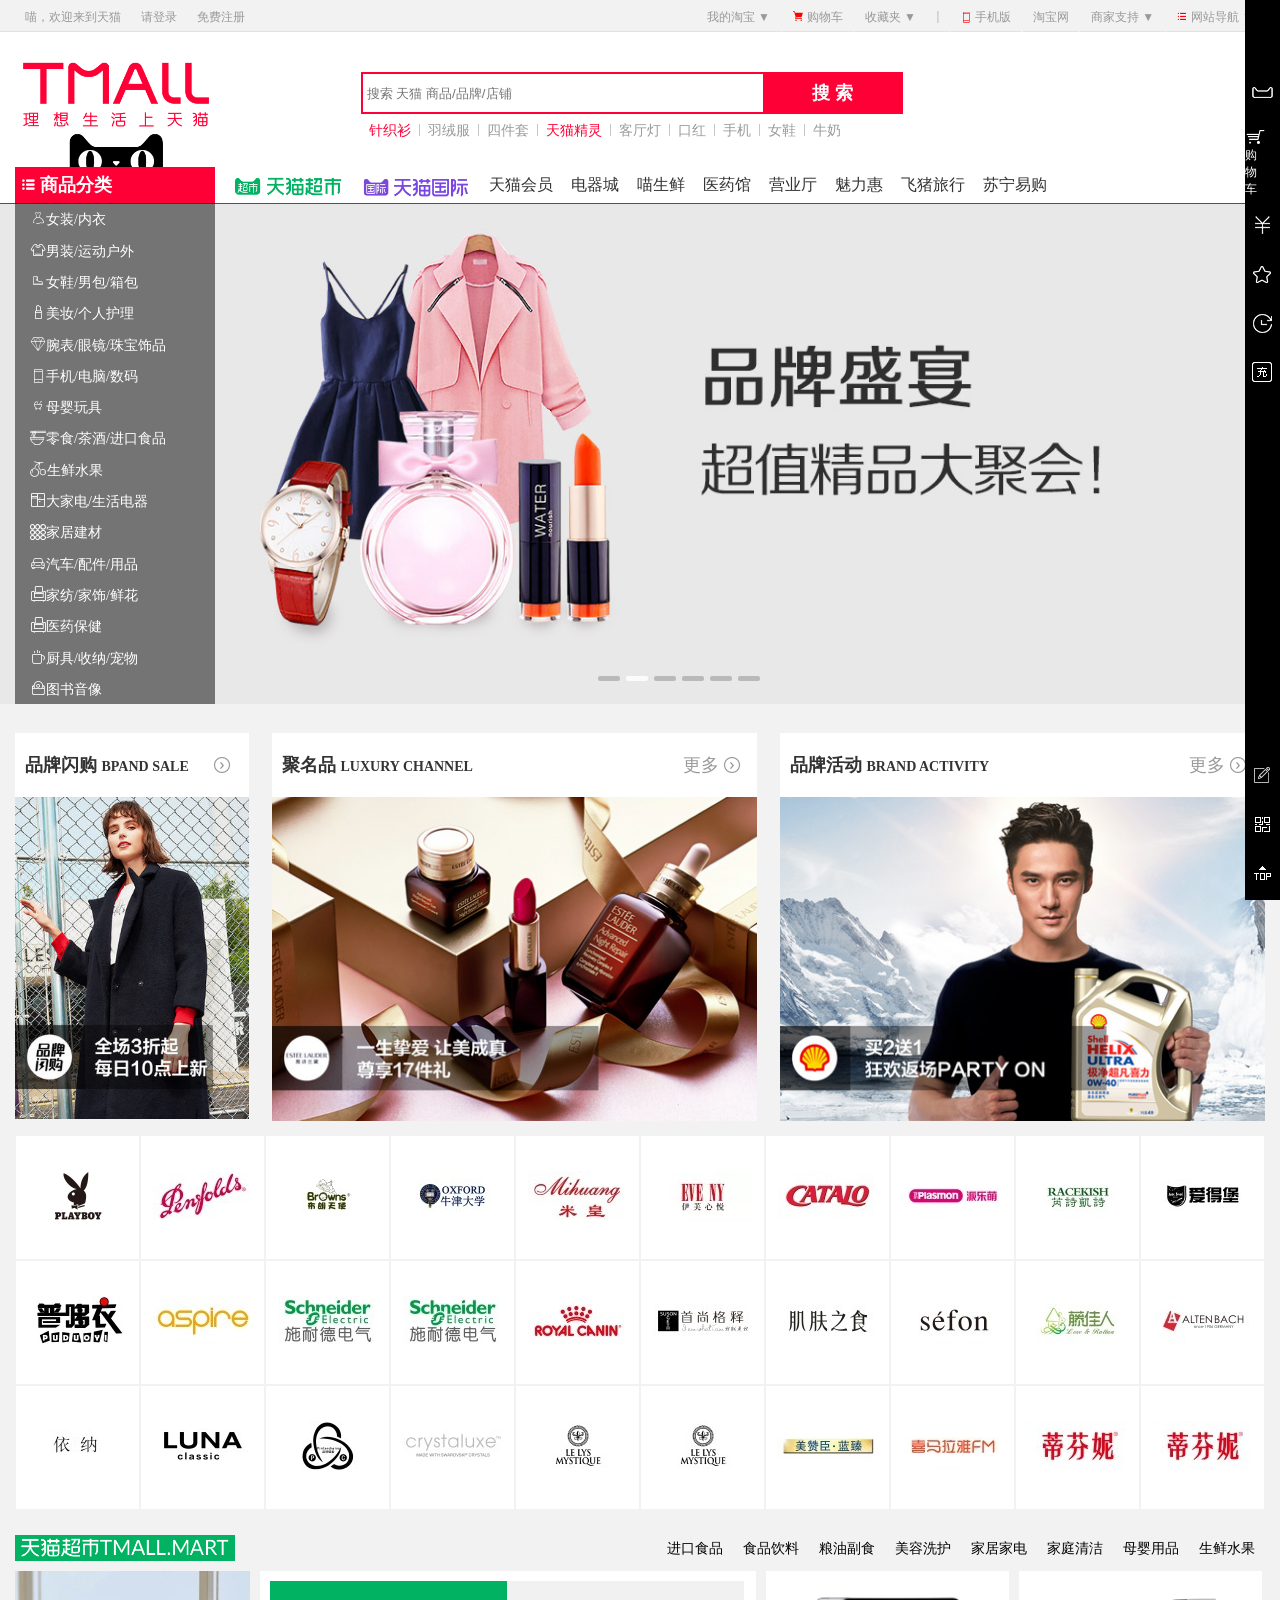
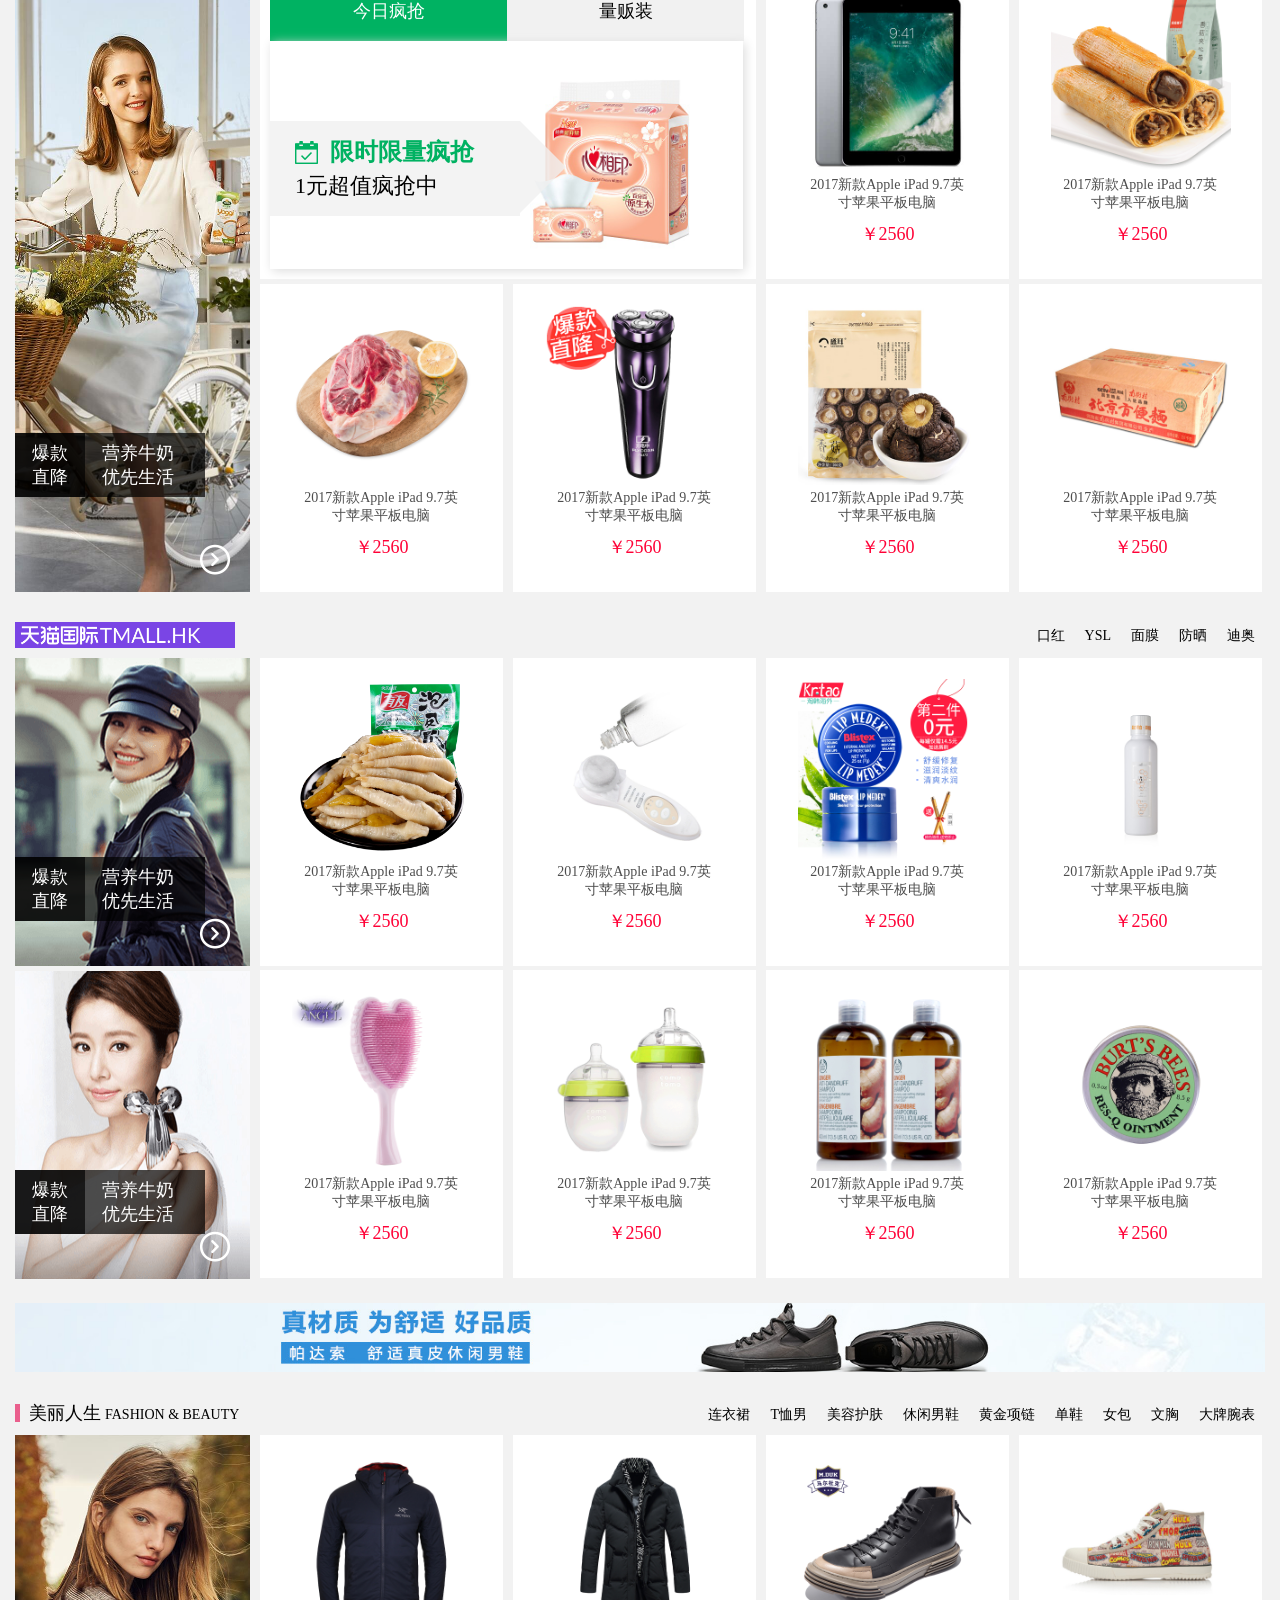
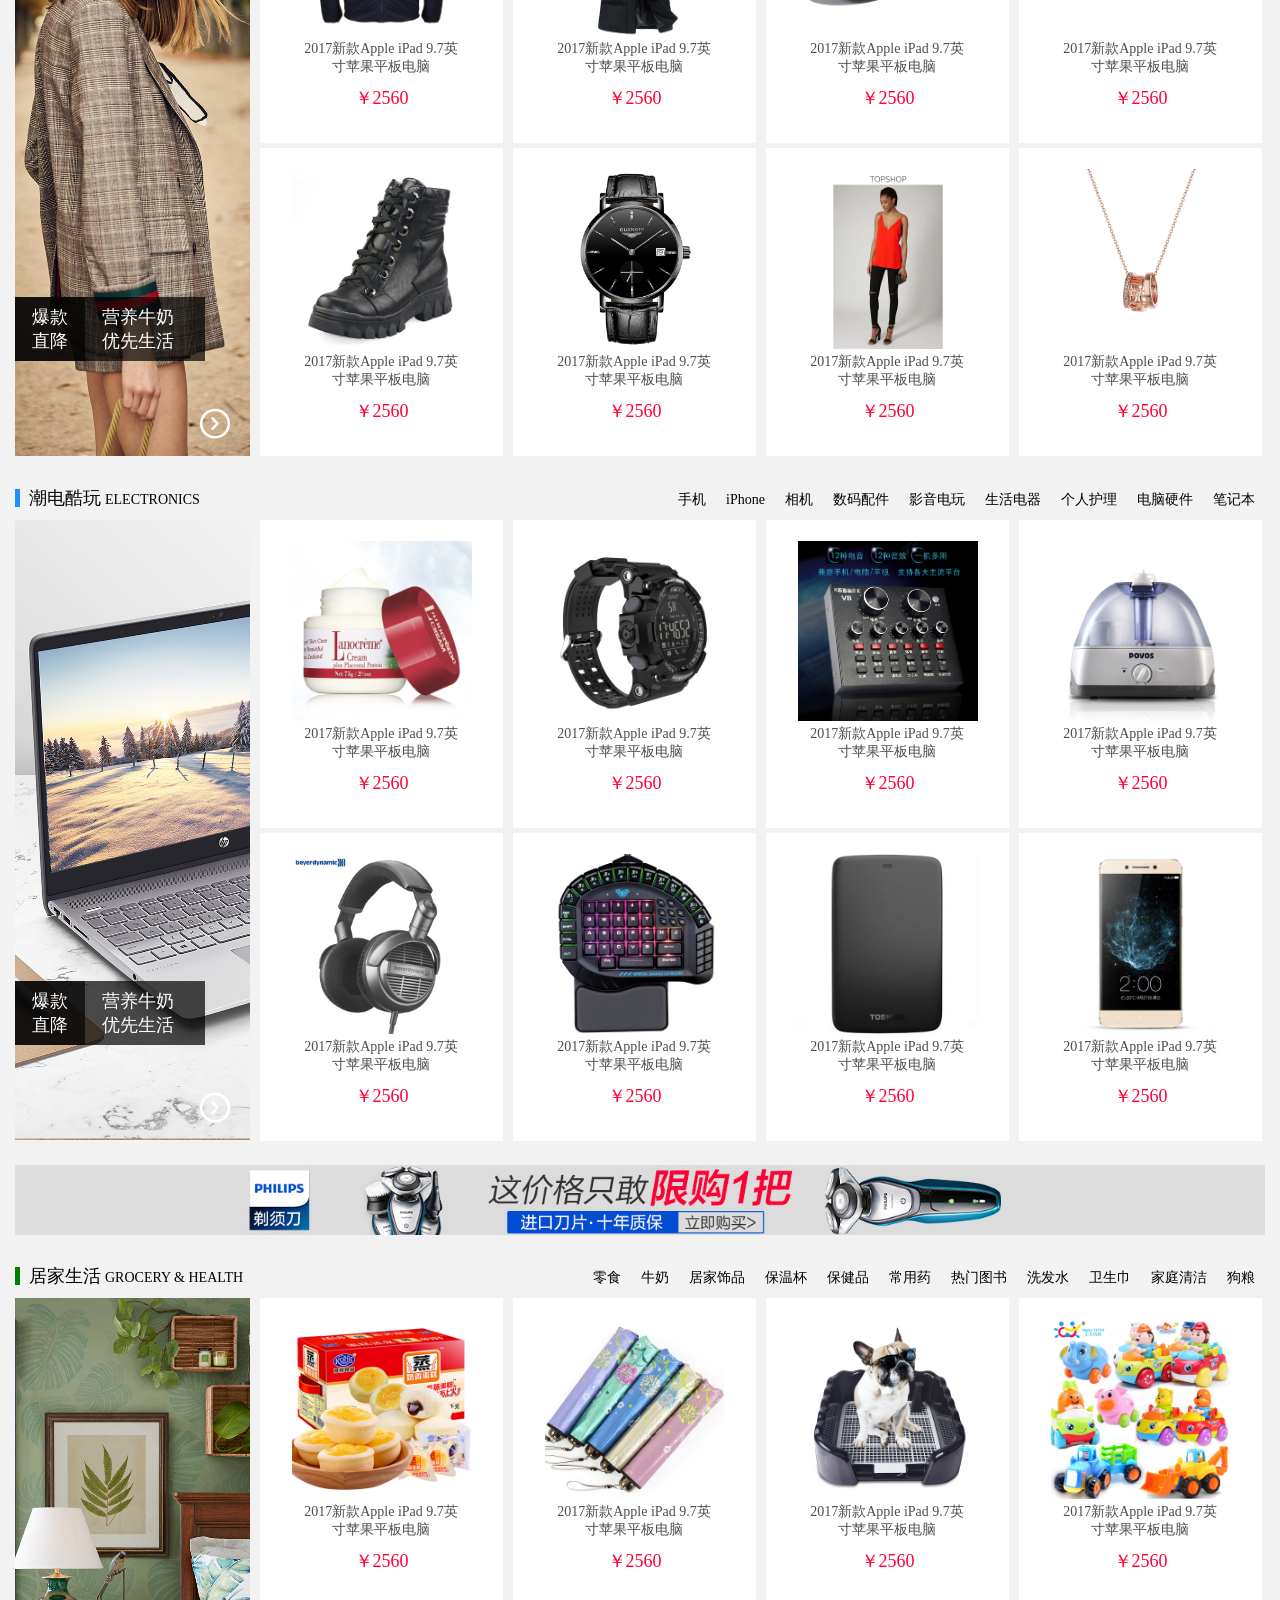
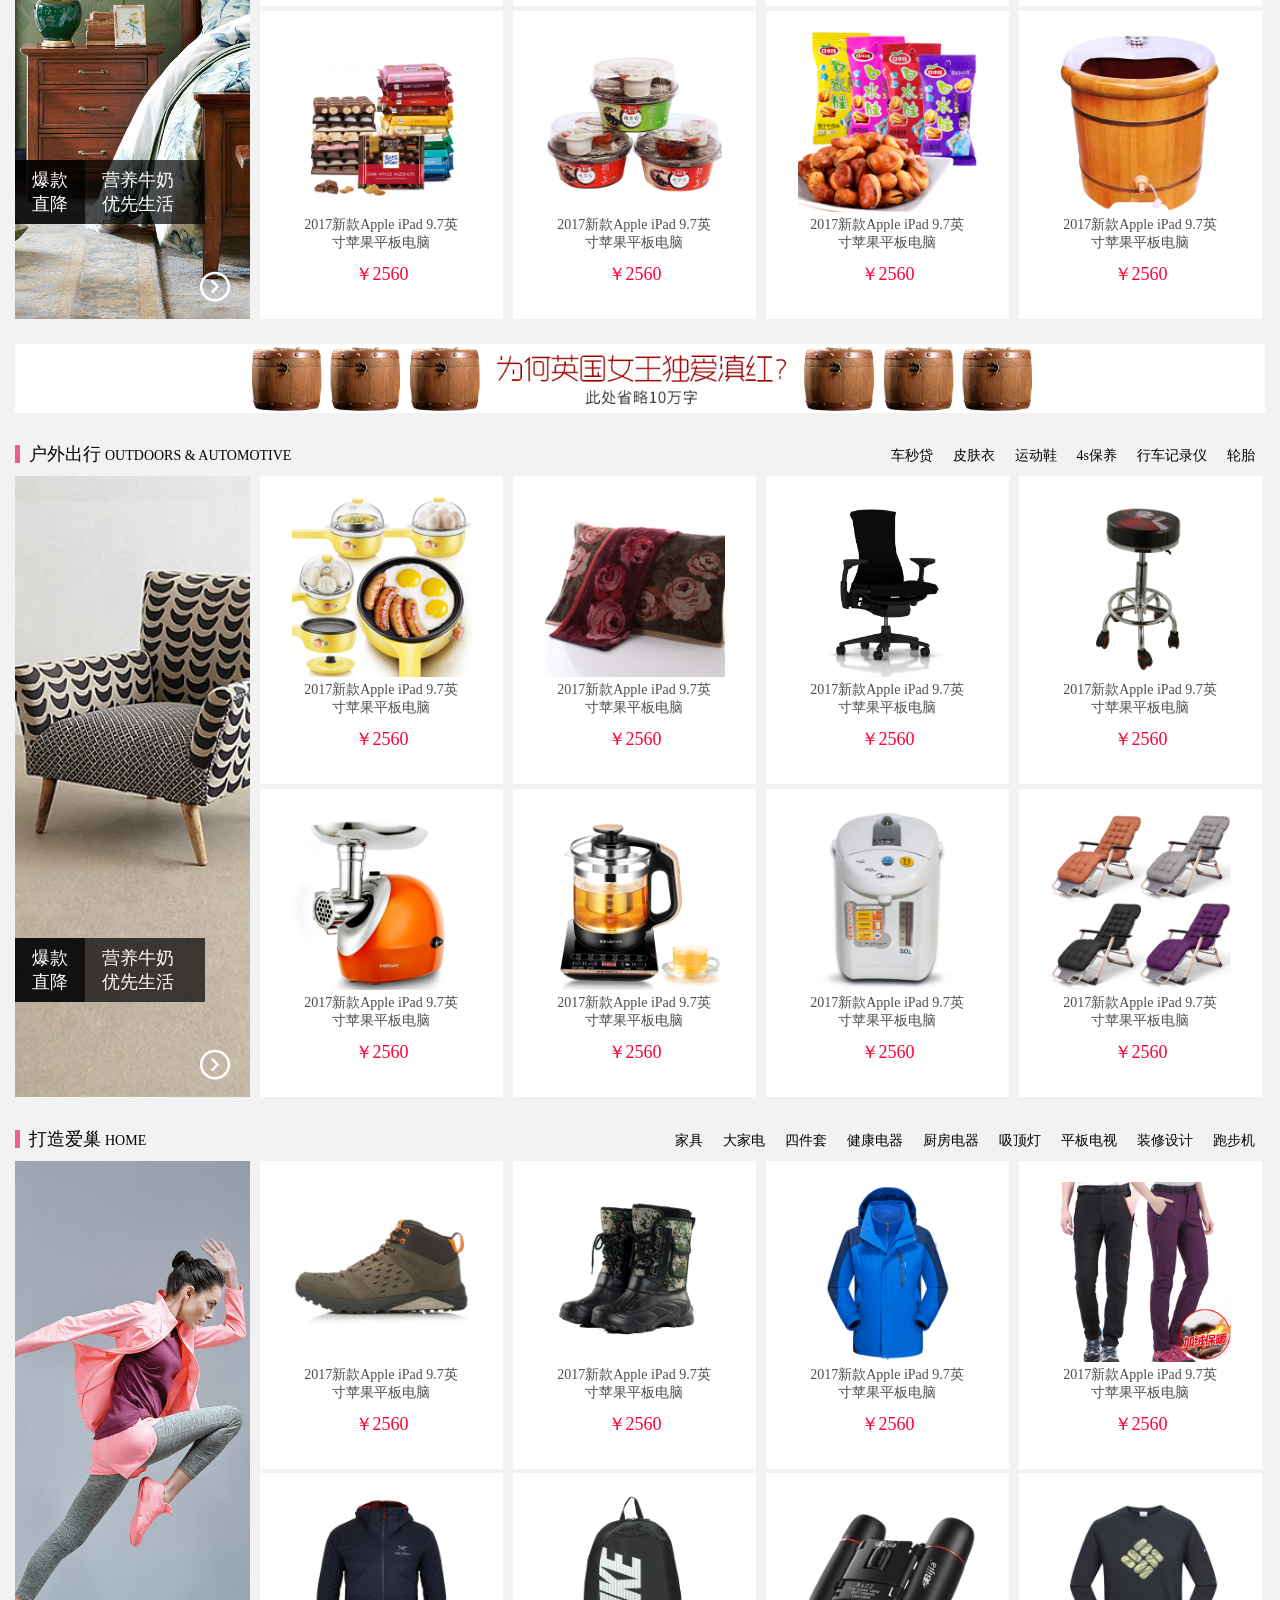
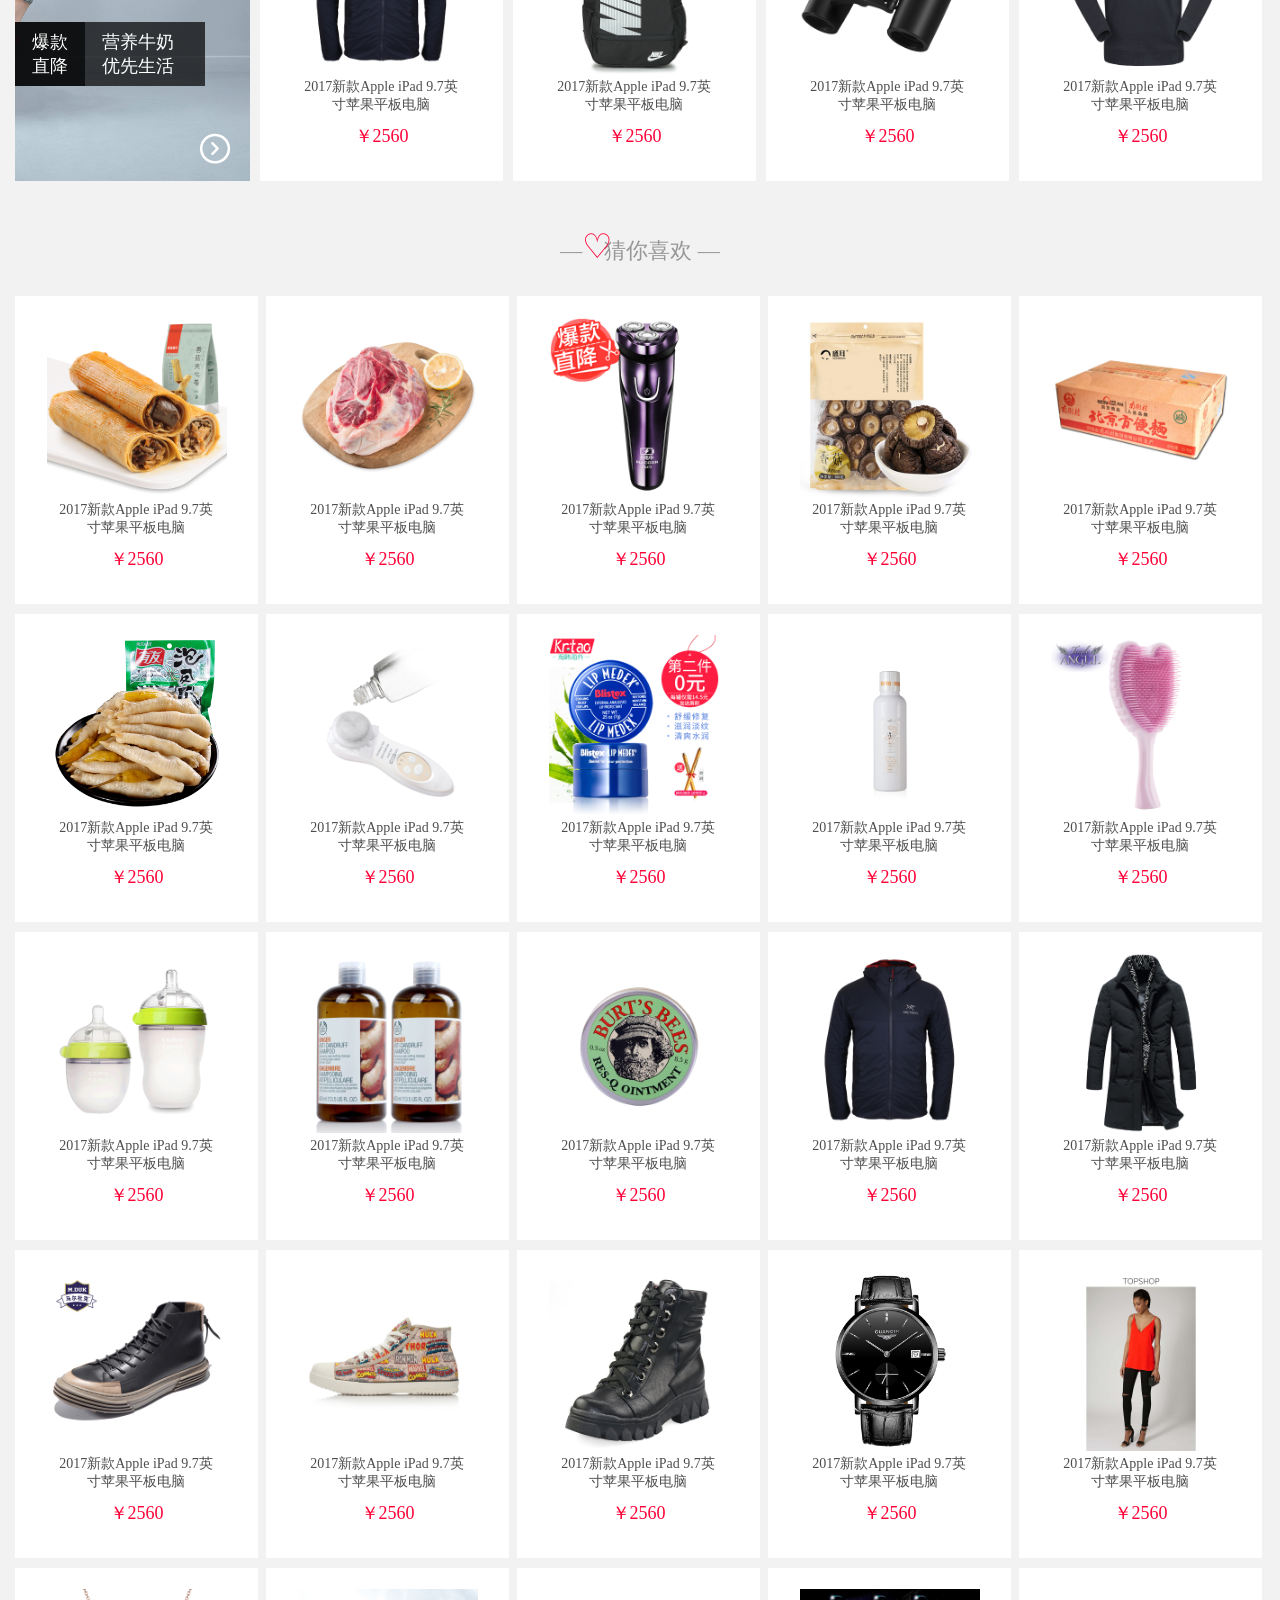
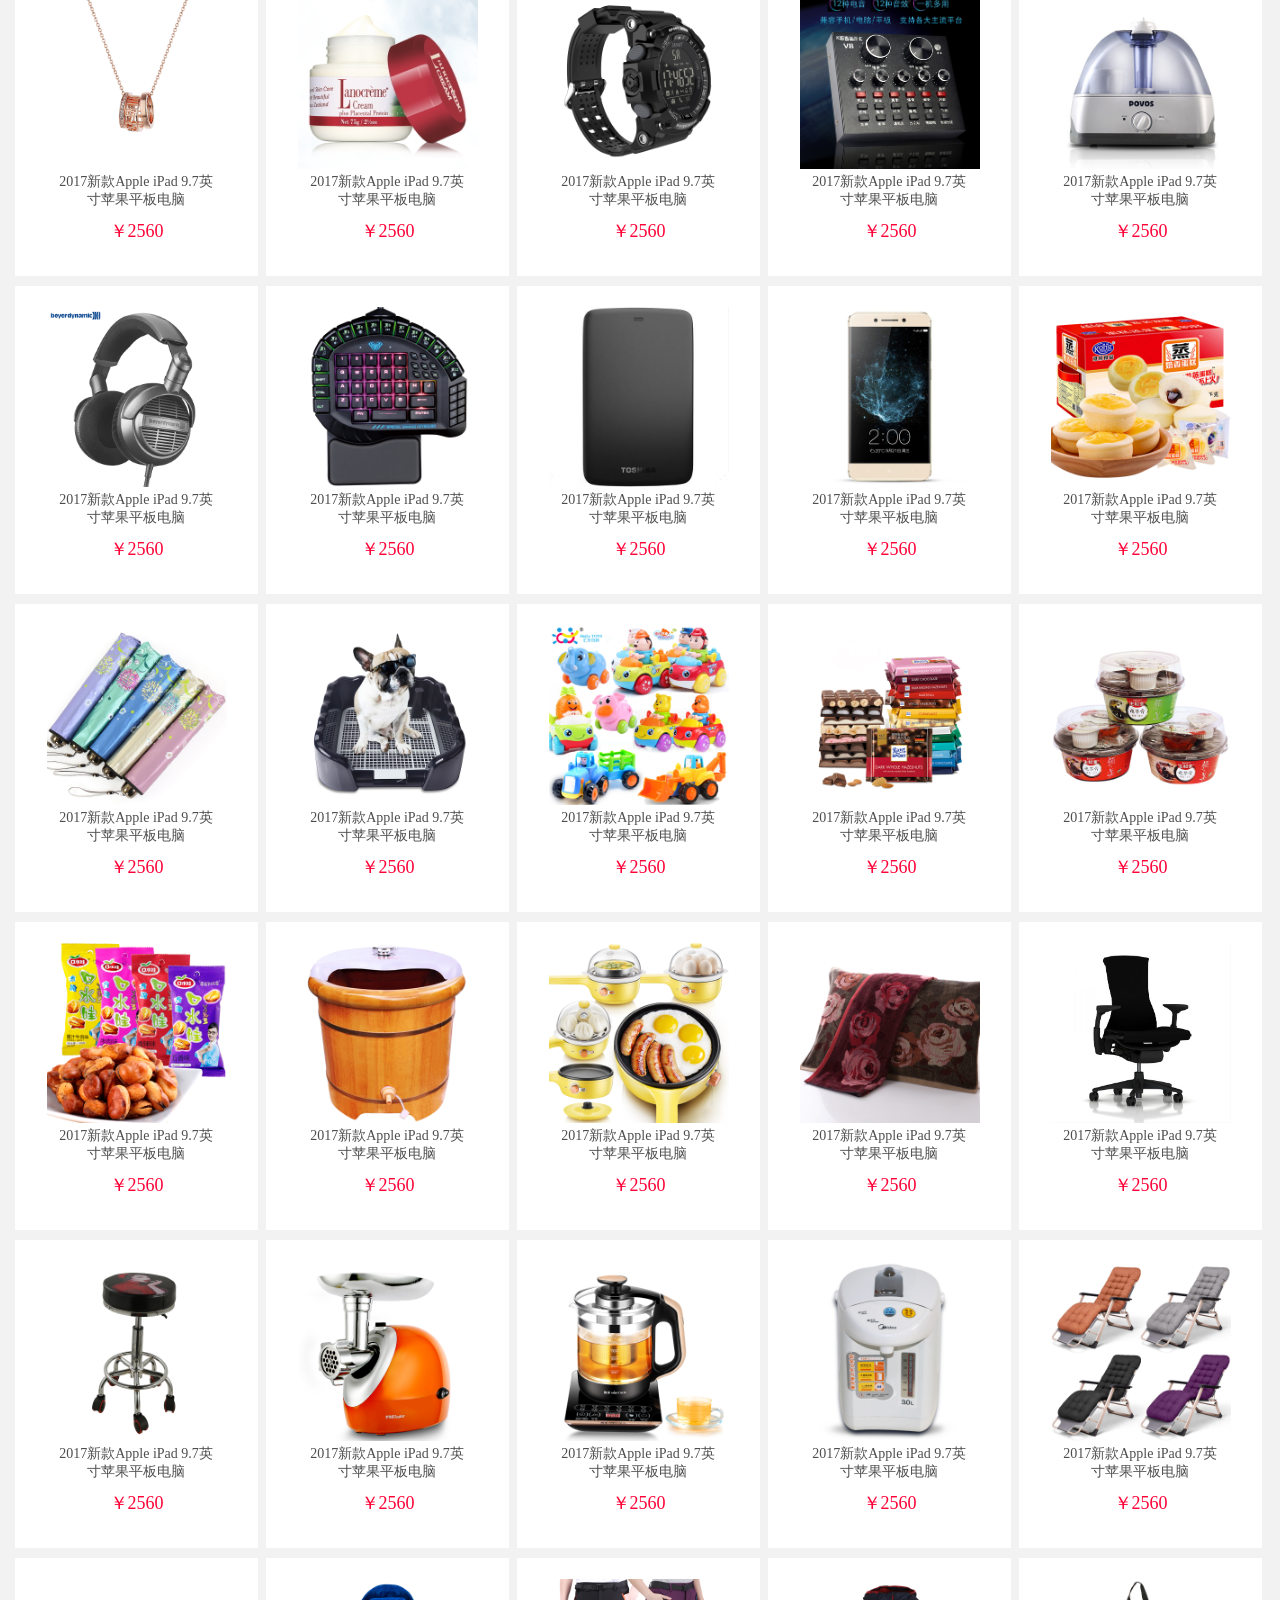
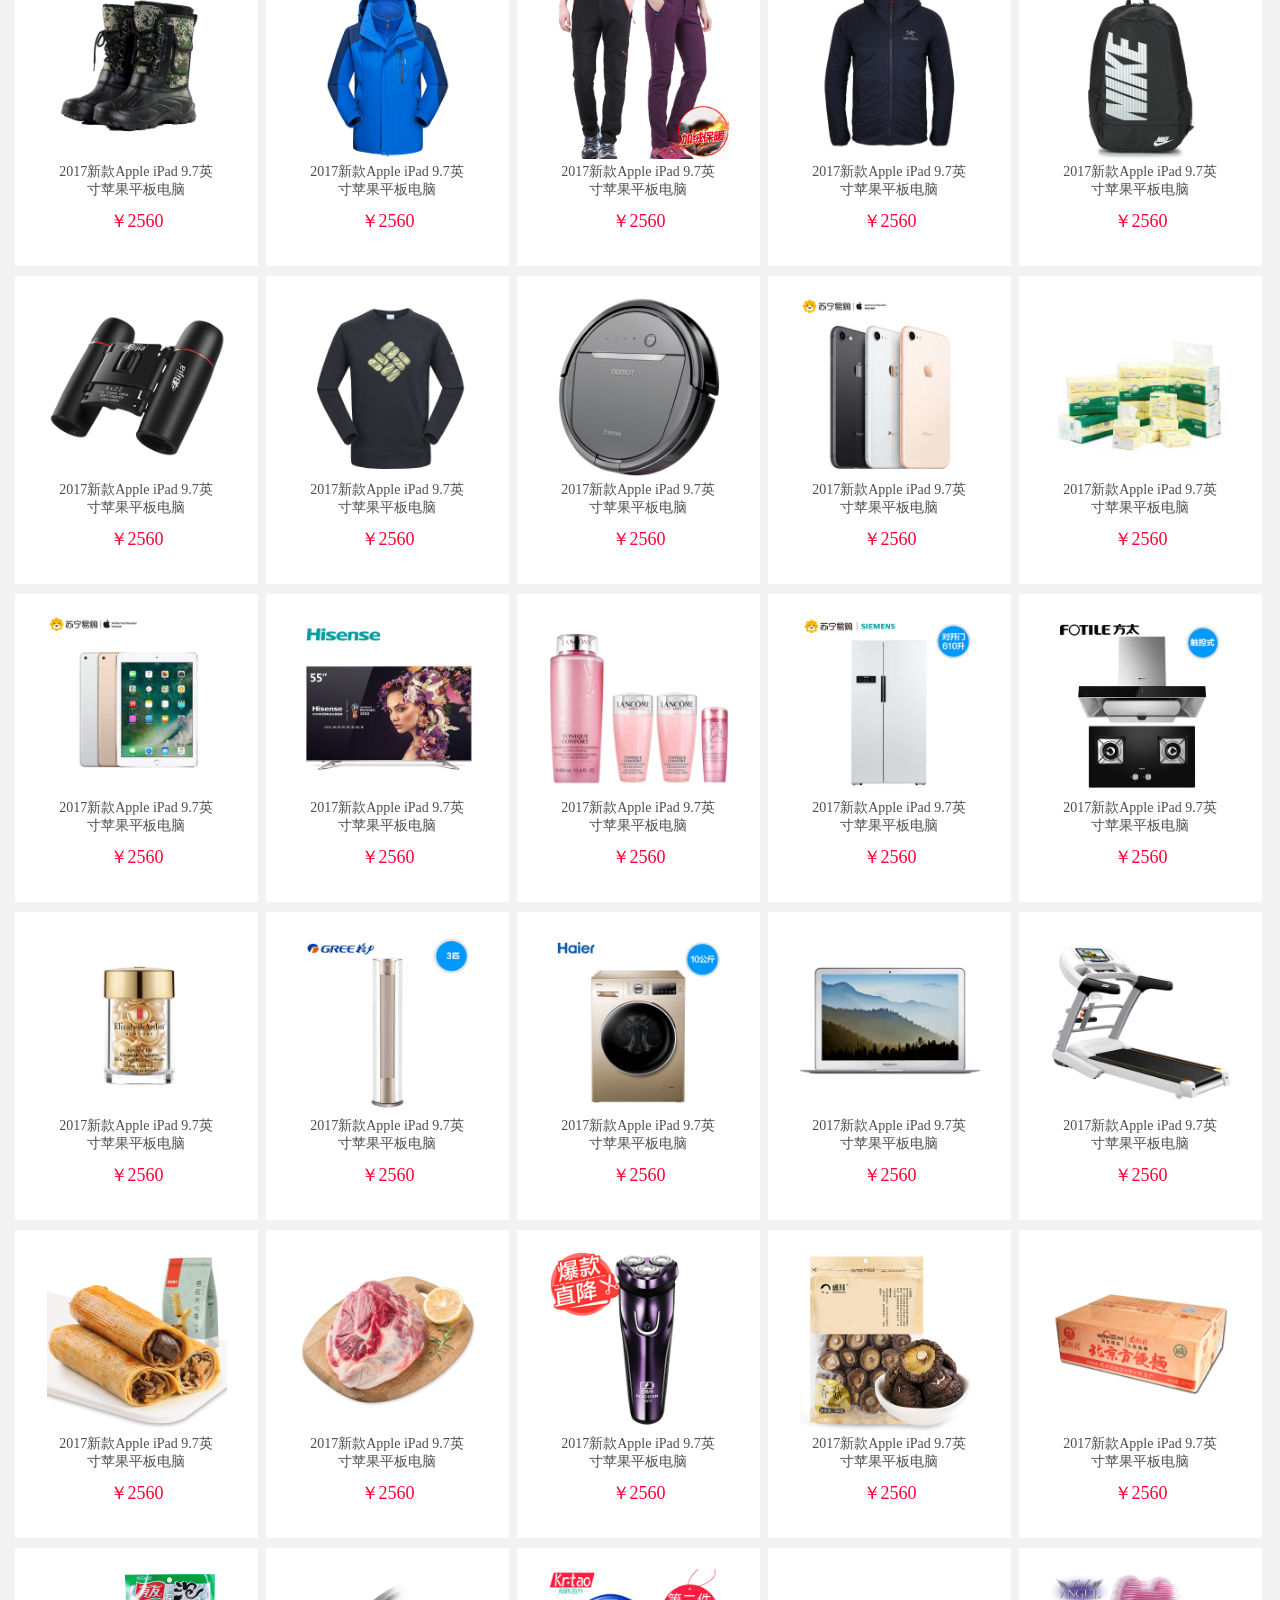
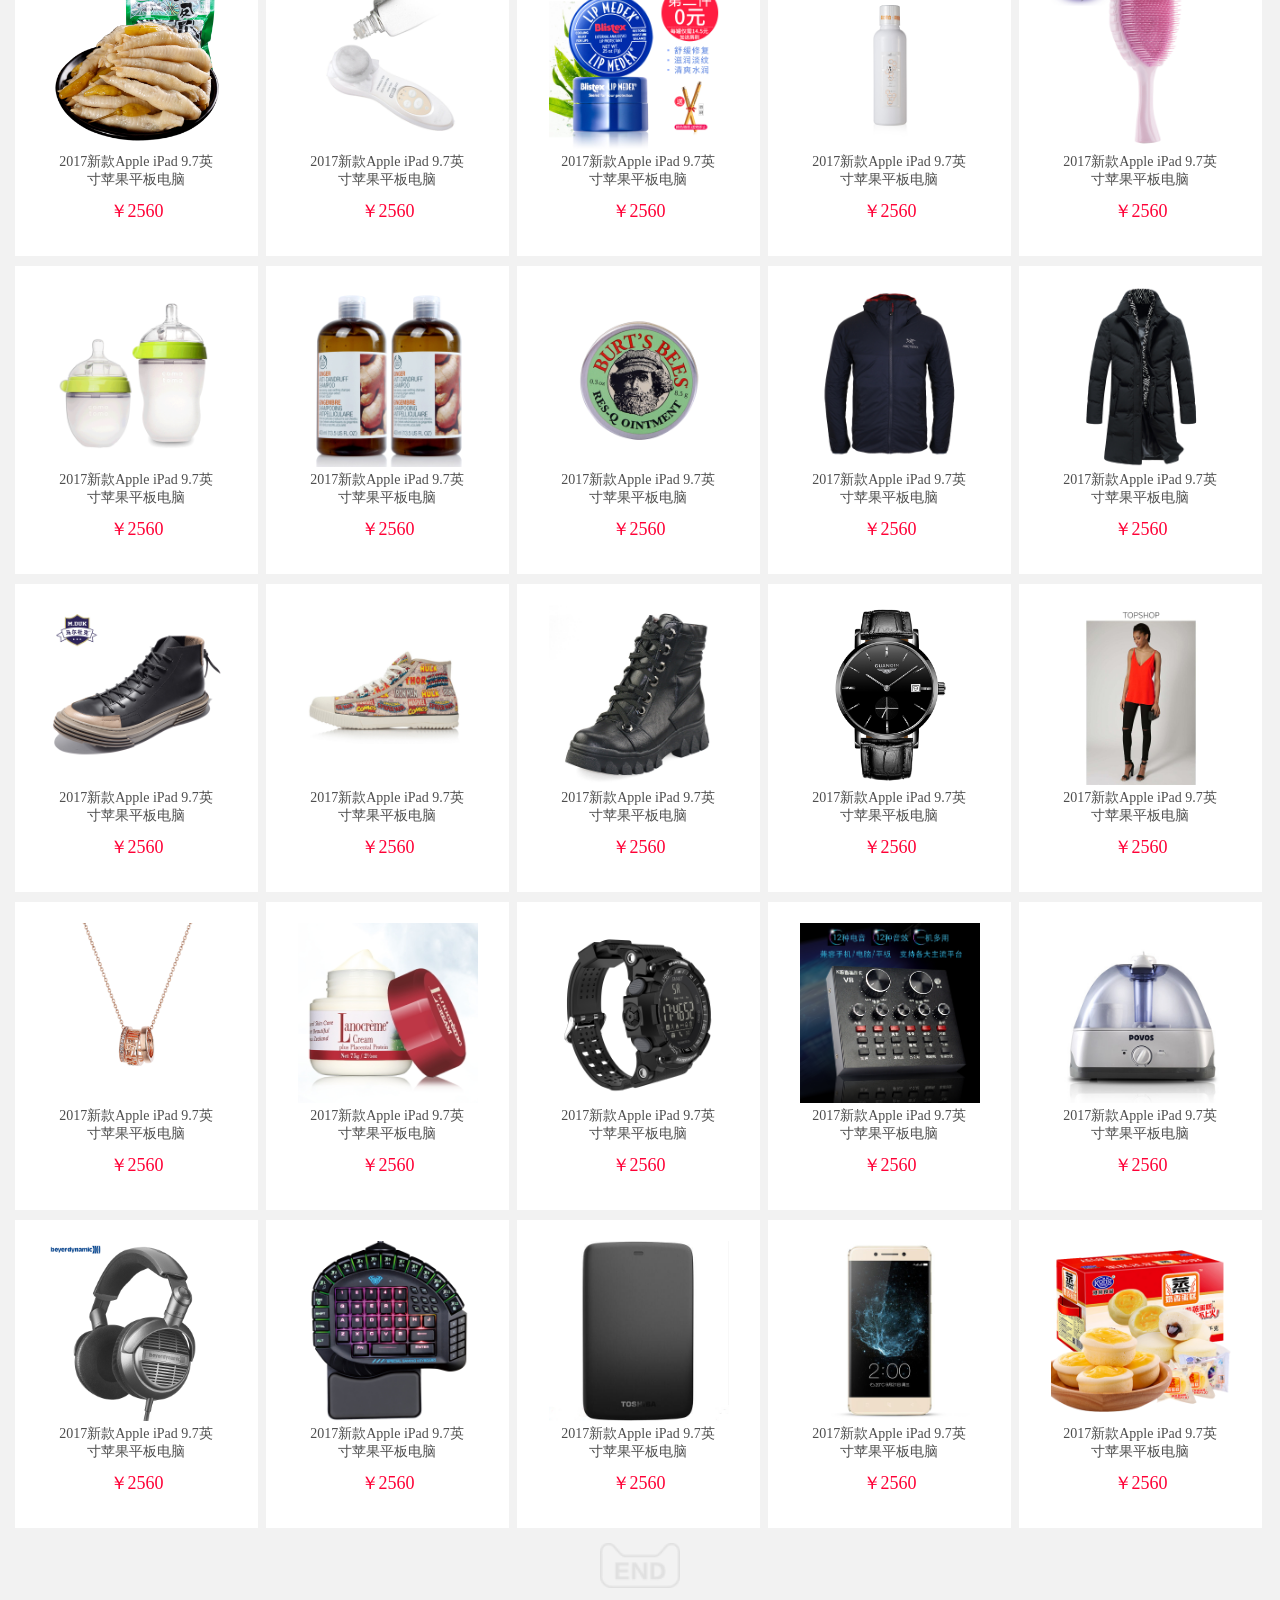
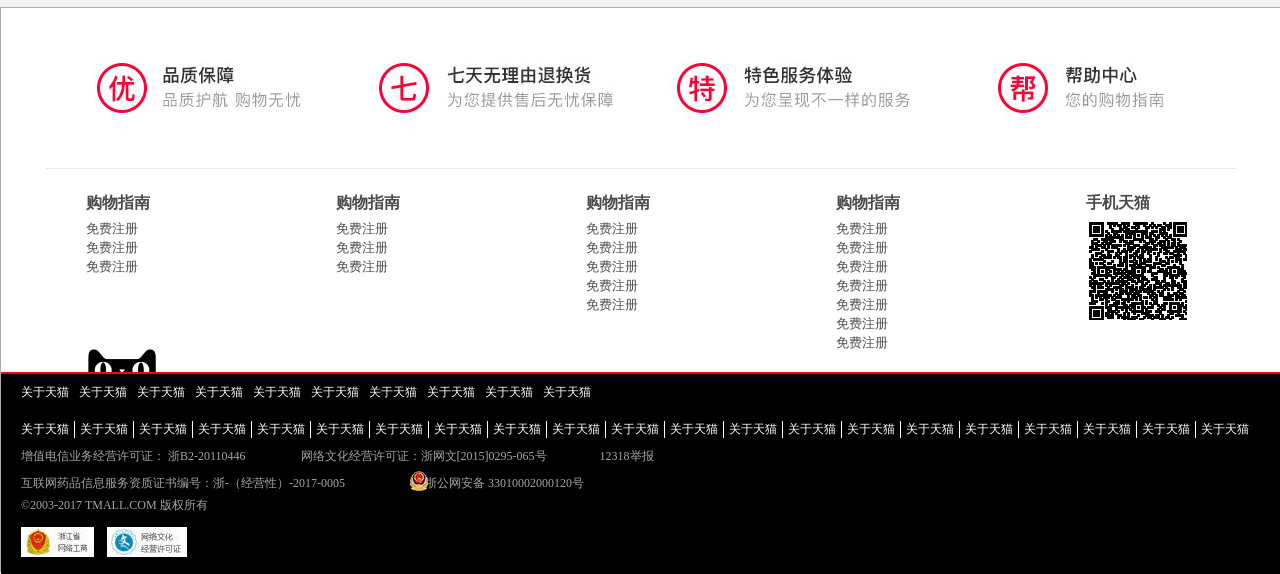
<file: index.html>
<!DOCTYPE html>
<html lang="en">
<head>
    <meta charset="UTF-8">
    <title>Title</title>
    <link rel="stylesheet" href="./css/index.css">
    <link rel="stylesheet" type="text/css" href="./font/iconfont.css">
    <script type="text/javascript" src="js/jquery-1.8.3.min.js"></script>
    <script type="text/javascript" src="js/index.js"></script>
</head>
<body>

<!--头部-->
<header>
    <div class="header-content">
        <ul class="header-left">
            <li>喵，欢迎来到天猫</li>
            <li><a href="#">请登录</a></li>
            <li><a href="#">免费注册</a></li>
        </ul>
        <ul class="header-right">
            <li class="main more">
                <i class="iconfont icon-daohang"></i>
                <span>网站导航 </span><i class="jian">▼</i>
                <div class="three">
                    <dl>
                        <dt>热点推荐 HOT</dt>
                        <dd><a href="#">天猫超市</a></dd>
                        <dd><a href="#">天猫超市</a></dd>
                        <dd><a href="#">天猫超市</a></dd>
                        <dd><a href="#">天猫超市</a></dd>
                        <dd><a href="#">天猫超市</a></dd>
                        <dd><a href="#">天猫超市</a></dd>
                        <dd><a href="#">天猫超市</a></dd>
                        <dd><a href="#">天猫超市</a></dd>
                        <dd><a href="#">天猫超市</a></dd>
                        <dd><a href="#">天猫超市</a></dd>
                        <dd><a href="#">天猫超市</a></dd>
                        <dd><a href="#">天猫超市</a></dd>
                        <dd><a href="#">天猫超市</a></dd>
                        <dd><a href="#">天猫超市</a></dd>
                        <dd><a href="#">天猫超市</a></dd>

                    </dl>
                    <dl>
                        <dt>行业市场 Market</dt>
                        <dd><a href="#">美妆</a></dd>
                        <dd><a href="#">美妆</a></dd>
                        <dd><a href="#">美妆</a></dd>
                        <dd><a href="#">美妆</a></dd>
                        <dd><a href="#">美妆</a></dd>
                        <dd><a href="#">美妆</a></dd>
                        <dd><a href="#">美妆</a></dd>
                        <dd><a href="#">美妆</a></dd>
                        <dd><a href="#">美妆</a></dd>
                        <dd><a href="#">美妆</a></dd>
                        <dd><a href="#">美妆</a></dd>
                        <dd><a href="#">美妆</a></dd>
                        <dd><a href="#">美妆</a></dd>
                        <dd><a href="#">美妆</a></dd>
                        <dd><a href="#">美妆</a></dd>
                        <dd><a href="#">美妆</a></dd>
                        <dd><a href="#">美妆</a></dd>
                        <dd><a href="#">美妆</a></dd>
                        <dd><a href="#">美妆</a></dd>
                    </dl>
                    <dl>
                        <dt>品牌风尚 Brand</dt>
                        <dd><a href="#">上天猫</a></dd>
                        <dd><a href="#">上天猫</a></dd>
                        <dd><a href="#">上天猫</a></dd>
                        <dd><a href="#">上天猫</a></dd>
                        <dd><a href="#">上天猫</a></dd>
                    </dl>
                    <dl>
                        <dt>服务指南 Help</dt>
                        <dd><a href="#">帮助中心</a></dd>
                        <dd><a href="#">帮助中心</a></dd>
                        <dd><a href="#">帮助中心</a></dd>
                        <dd><a href="#">帮助中心</a></dd>
                    </dl>
                </div>
            </li>
            <li class="main more">
                <p>商家支持 </p>
                <i class="jian">▼</i>
                <div class="two">
                    <dl>
                        <dt>商家：</dt>
                        <dd><a href="#"><p>商家中心</p></a></dd>
                        <dd><a href="#"><p>商家中心</p></a></dd>
                        <dd><a href="#"><p>商家中心</p></a></dd>
                        <dd><a href="#"><p>商家中心</p></a></dd>
                        <dd><a href="#"><p>商家中心</p></a></dd>
                        <dd><a href="#"><p>商家中心</p></a></dd>
                        <dd><a href="#"><p>商家中心</p></a></dd>
                    </dl>
                    <dl>
                        <dt>帮助：</dt>
                        <dd><a href="#"><p>帮助中心</p></a></dd>
                        <dd><a href="#"><p>帮助中心</p></a></dd>
                    </dl>
                </div>
            </li>
            <li class="main"><a href="#">淘宝网</a></li>
            <li class="main shouji">
                <i class="iconfont icon-shouji"></i>
                <span>手机版</span>
                <div class="four">
                    <img src="img/erweima.jpg">
                    <img src="img/erweima2.png">
                </div>
            </li>
            <li class="main other">|</li>
            <li class="main more">
                <p>收藏夹 </p>
                <i class="jian">▼</i>
                <ul class="one">
                    <li><a a href="#"><p>收藏的宝贝</p></a></li>
                    <li><a a href="#"><p>收藏的店铺</p></a></li>
                </ul>
            </li>
            <li class="main"><i class="iconfont icon-caigou"></i><a href="#" class="gouwuche"> 购物车</a></li>
            <li class="main more">
                <p>我的淘宝 </p>
                <i class="jian">▼</i>
                <ul class="one">
                    <li><a href="#"><p>已买到的宝贝</p></a></li>
                    <li><a href="#"><p>已卖出的宝贝</p></a></li>
                </ul>
            </li>
        </ul>
    </div>
</header>

<!--导航-->
<nav>
    <div class="nav-logo">
        <div><img src="img/logo.png"></div>
        <div class="search">
            <div><input type="text" placeholder=" 搜索 天猫 商品/品牌/店铺">
                <button>搜 索</button>
            </div>
            <ul>
                <li><a href="#">针织衫</a></li>
                <li><a href="#">羽绒服</a></li>
                <li><a href="#">四件套</a></li>
                <li><a href="#">天猫精灵</a></li>
                <li><a href="#">客厅灯</a></li>
                <li><a href="#">口红</a></li>
                <li><a href="#">手机</a></li>
                <li><a href="#">女鞋</a></li>
                <li><a href="#">牛奶</a></li>
            </ul>
        </div>
    </div>
    <div class="nav-leader">
        <ul>
            <li>&nbsp;<i class="iconfont icon-daohang"></i> 商品分类</li>
            <li><a href="#"><img src="img/chaoshi.png"></a></li>
            <li><a href="#"><img src="img/guoji.png"></a></li>
            <li><a href="#">天猫会员</a></li>
            <li><a href="#">电器城</a></li>
            <li><a href="#">喵生鲜</a></li>
            <li><a href="#">医药馆</a></li>
            <li><a href="#">营业厅</a></li>
            <li><a href="#">魅力惠</a></li>
            <li><a href="#">飞猪旅行</a></li>
            <li><a href="#">苏宁易购</a></li>
        </ul>
    </div>
    <div class="nav-banner">
        <div class="banner-leader">
            <div class="ban-lead-content">
                <ul>
                    <li>
                        <div><i class="iconfont icon-lianyiqun"></i>女装/内衣</div>
                        <div class="info">
                            <div class="left">
                                <dl>
                                    <dt>a季流行 ></dt>
                                    <div>
                                        <dd><a href="#"></a>冬季新品</dd>
                                        <dd><a href="#"></a>冬季新品</dd>
                                        <dd><a href="#"></a>冬季新品</dd>
                                        <dd><a href="#"></a>冬季新品</dd>
                                        <dd><a href="#"></a>冬季新品</dd>
                                        <dd><a href="#"></a>冬季新品</dd>
                                        <dd><a href="#"></a>冬季新品</dd>
                                        <dd><a href="#"></a>冬季新品</dd>
                                    </div>
                                </dl>
                                <dl>
                                    <dt>当季流行 ></dt>
                                    <div>
                                        <dd><a href="#"></a>冬季新品</dd>
                                        <dd><a href="#"></a>冬季新品</dd>
                                        <dd><a href="#"></a>冬季新品</dd>
                                        <dd><a href="#"></a>冬季新品</dd>
                                        <dd><a href="#"></a>冬季新品</dd>
                                        <dd><a href="#"></a>冬季新品</dd>
                                        <dd><a href="#"></a>冬季新品</dd>
                                        <dd><a href="#"></a>冬季新品</dd>
                                    </div>
                                </dl>
                                <dl>
                                    <dt>当季流行 ></dt>
                                    <div>
                                        <dd><a href="#"></a>冬季新品</dd>
                                        <dd><a href="#"></a>冬季新品</dd>
                                        <dd><a href="#"></a>冬季新品</dd>
                                        <dd><a href="#"></a>冬季新品</dd>
                                        <dd><a href="#"></a>冬季新品</dd>
                                        <dd><a href="#"></a>冬季新品</dd>
                                        <dd><a href="#"></a>冬季新品</dd>
                                        <dd><a href="#"></a>冬季新品</dd>
                                    </div>
                                </dl>
                                <dl>
                                    <dt>当季流行 ></dt>
                                    <div>
                                        <dd><a href="#"></a>冬季新品</dd>
                                        <dd><a href="#"></a>冬季新品</dd>
                                        <dd><a href="#"></a>冬季新品</dd>
                                        <dd><a href="#"></a>冬季新品</dd>
                                        <dd><a href="#"></a>冬季新品</dd>
                                        <dd><a href="#"></a>冬季新品</dd>
                                        <dd><a href="#"></a>冬季新品</dd>
                                        <dd><a href="#"></a>冬季新品</dd>
                                    </div>
                                </dl>
                                <dl>
                                    <dt>当季流行 ></dt>
                                    <div>
                                        <dd><a href="#"></a>冬季新品</dd>
                                        <dd><a href="#"></a>冬季新品</dd>
                                        <dd><a href="#"></a>冬季新品</dd>
                                        <dd><a href="#"></a>冬季新品</dd>
                                        <dd><a href="#"></a>冬季新品</dd>
                                        <dd><a href="#"></a>冬季新品</dd>
                                        <dd><a href="#"></a>冬季新品</dd>
                                        <dd><a href="#"></a>冬季新品</dd>
                                    </div>
                                </dl>
                                <dl>
                                    <dt>当季流行 ></dt>
                                    <div>
                                        <dd><a href="#"></a>冬季新品</dd>
                                        <dd><a href="#"></a>冬季新品</dd>
                                        <dd><a href="#"></a>冬季新品</dd>
                                        <dd><a href="#"></a>冬季新品</dd>
                                        <dd><a href="#"></a>冬季新品</dd>
                                        <dd><a href="#"></a>冬季新品</dd>
                                        <dd><a href="#"></a>冬季新品</dd>
                                        <dd><a href="#"></a>冬季新品</dd>
                                    </div>
                                </dl>
                            </div>
                            <div class="right">
                                <img src="img/bannerlogo.jpg">
                                <img src="img/bannerlogo.jpg">
                                <img src="img/bannerlogo.jpg">
                                <img src="img/bannerlogo.jpg">
                                <img src="img/bannerlogo.jpg">
                                <img src="img/bannerlogo.jpg">
                                <img src="img/bannerlogo.jpg">
                                <img src="img/bannerlogo.jpg">
                                <img src="img/bannerlogo.jpg">
                                <img src="img/bannerlogo.jpg">
                                <img src="img/bannerlogo.jpg">
                                <img src="img/bannerlogo.jpg">
                                <img src="img/bannerlogo.jpg">
                                <img src="img/bannerlogo.jpg">
                                <img src="img/bannerlogo.jpg">
                                <img src="img/bannerlogo.jpg">
                            </div>
                        </div>
                    </li>
                    <li>
                        <div><i class="iconfont icon-icon_fuzhuangxiangbao"></i>男装/运动户外</div>
                        <div class="info">
                            <div class="left">
                                <dl>
                                    <dt>b季流行 ></dt>
                                    <div>
                                        <dd><a href="#"></a>冬季新品</dd>
                                        <dd><a href="#"></a>冬季新品</dd>
                                        <dd><a href="#"></a>冬季新品</dd>
                                        <dd><a href="#"></a>冬季新品</dd>
                                        <dd><a href="#"></a>冬季新品</dd>
                                        <dd><a href="#"></a>冬季新品</dd>
                                        <dd><a href="#"></a>冬季新品</dd>
                                        <dd><a href="#"></a>冬季新品</dd>
                                    </div>
                                </dl>
                                <dl>
                                    <dt>当季流行 ></dt>
                                    <div>
                                        <dd><a href="#"></a>冬季新品</dd>
                                        <dd><a href="#"></a>冬季新品</dd>
                                        <dd><a href="#"></a>冬季新品</dd>
                                        <dd><a href="#"></a>冬季新品</dd>
                                        <dd><a href="#"></a>冬季新品</dd>
                                        <dd><a href="#"></a>冬季新品</dd>
                                        <dd><a href="#"></a>冬季新品</dd>
                                        <dd><a href="#"></a>冬季新品</dd>
                                    </div>
                                </dl>
                                <dl>
                                    <dt>当季流行 ></dt>
                                    <div>
                                        <dd><a href="#"></a>冬季新品</dd>
                                        <dd><a href="#"></a>冬季新品</dd>
                                        <dd><a href="#"></a>冬季新品</dd>
                                        <dd><a href="#"></a>冬季新品</dd>
                                        <dd><a href="#"></a>冬季新品</dd>
                                        <dd><a href="#"></a>冬季新品</dd>
                                        <dd><a href="#"></a>冬季新品</dd>
                                        <dd><a href="#"></a>冬季新品</dd>
                                    </div>
                                </dl>
                                <dl>
                                    <dt>当季流行 ></dt>
                                    <div>
                                        <dd><a href="#"></a>冬季新品</dd>
                                        <dd><a href="#"></a>冬季新品</dd>
                                        <dd><a href="#"></a>冬季新品</dd>
                                        <dd><a href="#"></a>冬季新品</dd>
                                        <dd><a href="#"></a>冬季新品</dd>
                                        <dd><a href="#"></a>冬季新品</dd>
                                        <dd><a href="#"></a>冬季新品</dd>
                                        <dd><a href="#"></a>冬季新品</dd>
                                    </div>
                                </dl>
                                <dl>
                                    <dt>当季流行 ></dt>
                                    <div>
                                        <dd><a href="#"></a>冬季新品</dd>
                                        <dd><a href="#"></a>冬季新品</dd>
                                        <dd><a href="#"></a>冬季新品</dd>
                                        <dd><a href="#"></a>冬季新品</dd>
                                        <dd><a href="#"></a>冬季新品</dd>
                                        <dd><a href="#"></a>冬季新品</dd>
                                        <dd><a href="#"></a>冬季新品</dd>
                                        <dd><a href="#"></a>冬季新品</dd>
                                    </div>
                                </dl>
                                <dl>
                                    <dt>当季流行 ></dt>
                                    <div>
                                        <dd><a href="#"></a>冬季新品</dd>
                                        <dd><a href="#"></a>冬季新品</dd>
                                        <dd><a href="#"></a>冬季新品</dd>
                                        <dd><a href="#"></a>冬季新品</dd>
                                        <dd><a href="#"></a>冬季新品</dd>
                                        <dd><a href="#"></a>冬季新品</dd>
                                        <dd><a href="#"></a>冬季新品</dd>
                                        <dd><a href="#"></a>冬季新品</dd>
                                    </div>
                                </dl>
                            </div>
                            <div class="right">
                                <img src="img/bannerlogo.jpg">
                                <img src="img/bannerlogo.jpg">
                                <img src="img/bannerlogo.jpg">
                                <img src="img/bannerlogo.jpg">
                                <img src="img/bannerlogo.jpg">
                                <img src="img/bannerlogo.jpg">
                                <img src="img/bannerlogo.jpg">
                                <img src="img/bannerlogo.jpg">
                                <img src="img/bannerlogo.jpg">
                                <img src="img/bannerlogo.jpg">
                                <img src="img/bannerlogo.jpg">
                                <img src="img/bannerlogo.jpg">
                                <img src="img/bannerlogo.jpg">
                                <img src="img/bannerlogo.jpg">
                                <img src="img/bannerlogo.jpg">
                                <img src="img/bannerlogo.jpg">
                            </div>
                        </div>
                    </li>
                    <li>
                        <div><i class="iconfont icon-xiezi"></i>女鞋/男包/箱包</div>
                        <div class="info">
                            <div class="left">
                                <dl>
                                    <dt>c季流行 ></dt>
                                    <div>
                                        <dd><a href="#"></a>冬季新品</dd>
                                        <dd><a href="#"></a>冬季新品</dd>
                                        <dd><a href="#"></a>冬季新品</dd>
                                        <dd><a href="#"></a>冬季新品</dd>
                                        <dd><a href="#"></a>冬季新品</dd>
                                        <dd><a href="#"></a>冬季新品</dd>
                                        <dd><a href="#"></a>冬季新品</dd>
                                        <dd><a href="#"></a>冬季新品</dd>
                                    </div>
                                </dl>
                                <dl>
                                    <dt>当季流行 ></dt>
                                    <div>
                                        <dd><a href="#"></a>冬季新品</dd>
                                        <dd><a href="#"></a>冬季新品</dd>
                                        <dd><a href="#"></a>冬季新品</dd>
                                        <dd><a href="#"></a>冬季新品</dd>
                                        <dd><a href="#"></a>冬季新品</dd>
                                        <dd><a href="#"></a>冬季新品</dd>
                                        <dd><a href="#"></a>冬季新品</dd>
                                        <dd><a href="#"></a>冬季新品</dd>
                                    </div>
                                </dl>
                                <dl>
                                    <dt>当季流行 ></dt>
                                    <div>
                                        <dd><a href="#"></a>冬季新品</dd>
                                        <dd><a href="#"></a>冬季新品</dd>
                                        <dd><a href="#"></a>冬季新品</dd>
                                        <dd><a href="#"></a>冬季新品</dd>
                                        <dd><a href="#"></a>冬季新品</dd>
                                        <dd><a href="#"></a>冬季新品</dd>
                                        <dd><a href="#"></a>冬季新品</dd>
                                        <dd><a href="#"></a>冬季新品</dd>
                                    </div>
                                </dl>
                                <dl>
                                    <dt>当季流行 ></dt>
                                    <div>
                                        <dd><a href="#"></a>冬季新品</dd>
                                        <dd><a href="#"></a>冬季新品</dd>
                                        <dd><a href="#"></a>冬季新品</dd>
                                        <dd><a href="#"></a>冬季新品</dd>
                                        <dd><a href="#"></a>冬季新品</dd>
                                        <dd><a href="#"></a>冬季新品</dd>
                                        <dd><a href="#"></a>冬季新品</dd>
                                        <dd><a href="#"></a>冬季新品</dd>
                                    </div>
                                </dl>
                                <dl>
                                    <dt>当季流行 ></dt>
                                    <div>
                                        <dd><a href="#"></a>冬季新品</dd>
                                        <dd><a href="#"></a>冬季新品</dd>
                                        <dd><a href="#"></a>冬季新品</dd>
                                        <dd><a href="#"></a>冬季新品</dd>
                                        <dd><a href="#"></a>冬季新品</dd>
                                        <dd><a href="#"></a>冬季新品</dd>
                                        <dd><a href="#"></a>冬季新品</dd>
                                        <dd><a href="#"></a>冬季新品</dd>
                                    </div>
                                </dl>
                                <dl>
                                    <dt>当季流行 ></dt>
                                    <div>
                                        <dd><a href="#"></a>冬季新品</dd>
                                        <dd><a href="#"></a>冬季新品</dd>
                                        <dd><a href="#"></a>冬季新品</dd>
                                        <dd><a href="#"></a>冬季新品</dd>
                                        <dd><a href="#"></a>冬季新品</dd>
                                        <dd><a href="#"></a>冬季新品</dd>
                                        <dd><a href="#"></a>冬季新品</dd>
                                        <dd><a href="#"></a>冬季新品</dd>
                                    </div>
                                </dl>
                            </div>
                            <div class="right">
                                <img src="img/bannerlogo.jpg">
                                <img src="img/bannerlogo.jpg">
                                <img src="img/bannerlogo.jpg">
                                <img src="img/bannerlogo.jpg">
                                <img src="img/bannerlogo.jpg">
                                <img src="img/bannerlogo.jpg">
                                <img src="img/bannerlogo.jpg">
                                <img src="img/bannerlogo.jpg">
                                <img src="img/bannerlogo.jpg">
                                <img src="img/bannerlogo.jpg">
                                <img src="img/bannerlogo.jpg">
                                <img src="img/bannerlogo.jpg">
                                <img src="img/bannerlogo.jpg">
                                <img src="img/bannerlogo.jpg">
                                <img src="img/bannerlogo.jpg">
                                <img src="img/bannerlogo.jpg">
                            </div>
                        </div>
                    </li>
                    <li>
                        <div><i class="iconfont icon-kouhong"></i>美妆/个人护理</div>
                        <div class="info">
                            <div class="left">
                                <dl>
                                    <dt>d季流行 ></dt>
                                    <div>
                                        <dd><a href="#"></a>冬季新品</dd>
                                        <dd><a href="#"></a>冬季新品</dd>
                                        <dd><a href="#"></a>冬季新品</dd>
                                        <dd><a href="#"></a>冬季新品</dd>
                                        <dd><a href="#"></a>冬季新品</dd>
                                        <dd><a href="#"></a>冬季新品</dd>
                                        <dd><a href="#"></a>冬季新品</dd>
                                        <dd><a href="#"></a>冬季新品</dd>
                                    </div>
                                </dl>
                                <dl>
                                    <dt>当季流行 ></dt>
                                    <div>
                                        <dd><a href="#"></a>冬季新品</dd>
                                        <dd><a href="#"></a>冬季新品</dd>
                                        <dd><a href="#"></a>冬季新品</dd>
                                        <dd><a href="#"></a>冬季新品</dd>
                                        <dd><a href="#"></a>冬季新品</dd>
                                        <dd><a href="#"></a>冬季新品</dd>
                                        <dd><a href="#"></a>冬季新品</dd>
                                        <dd><a href="#"></a>冬季新品</dd>
                                    </div>
                                </dl>
                                <dl>
                                    <dt>当季流行 ></dt>
                                    <div>
                                        <dd><a href="#"></a>冬季新品</dd>
                                        <dd><a href="#"></a>冬季新品</dd>
                                        <dd><a href="#"></a>冬季新品</dd>
                                        <dd><a href="#"></a>冬季新品</dd>
                                        <dd><a href="#"></a>冬季新品</dd>
                                        <dd><a href="#"></a>冬季新品</dd>
                                        <dd><a href="#"></a>冬季新品</dd>
                                        <dd><a href="#"></a>冬季新品</dd>
                                    </div>
                                </dl>
                                <dl>
                                    <dt>当季流行 ></dt>
                                    <div>
                                        <dd><a href="#"></a>冬季新品</dd>
                                        <dd><a href="#"></a>冬季新品</dd>
                                        <dd><a href="#"></a>冬季新品</dd>
                                        <dd><a href="#"></a>冬季新品</dd>
                                        <dd><a href="#"></a>冬季新品</dd>
                                        <dd><a href="#"></a>冬季新品</dd>
                                        <dd><a href="#"></a>冬季新品</dd>
                                        <dd><a href="#"></a>冬季新品</dd>
                                    </div>
                                </dl>
                                <dl>
                                    <dt>当季流行 ></dt>
                                    <div>
                                        <dd><a href="#"></a>冬季新品</dd>
                                        <dd><a href="#"></a>冬季新品</dd>
                                        <dd><a href="#"></a>冬季新品</dd>
                                        <dd><a href="#"></a>冬季新品</dd>
                                        <dd><a href="#"></a>冬季新品</dd>
                                        <dd><a href="#"></a>冬季新品</dd>
                                        <dd><a href="#"></a>冬季新品</dd>
                                        <dd><a href="#"></a>冬季新品</dd>
                                    </div>
                                </dl>
                                <dl>
                                    <dt>当季流行 ></dt>
                                    <div>
                                        <dd><a href="#"></a>冬季新品</dd>
                                        <dd><a href="#"></a>冬季新品</dd>
                                        <dd><a href="#"></a>冬季新品</dd>
                                        <dd><a href="#"></a>冬季新品</dd>
                                        <dd><a href="#"></a>冬季新品</dd>
                                        <dd><a href="#"></a>冬季新品</dd>
                                        <dd><a href="#"></a>冬季新品</dd>
                                        <dd><a href="#"></a>冬季新品</dd>
                                    </div>
                                </dl>
                            </div>
                            <div class="right">
                                <img src="img/bannerlogo.jpg">
                                <img src="img/bannerlogo.jpg">
                                <img src="img/bannerlogo.jpg">
                                <img src="img/bannerlogo.jpg">
                                <img src="img/bannerlogo.jpg">
                                <img src="img/bannerlogo.jpg">
                                <img src="img/bannerlogo.jpg">
                                <img src="img/bannerlogo.jpg">
                                <img src="img/bannerlogo.jpg">
                                <img src="img/bannerlogo.jpg">
                                <img src="img/bannerlogo.jpg">
                                <img src="img/bannerlogo.jpg">
                                <img src="img/bannerlogo.jpg">
                                <img src="img/bannerlogo.jpg">
                                <img src="img/bannerlogo.jpg">
                                <img src="img/bannerlogo.jpg">
                            </div>
                        </div>
                    </li>
                    <li>
                        <div><i class="iconfont icon-zuanshi"></i>腕表/眼镜/珠宝饰品</div>
                        <div class="info">
                            <div class="left">
                                <dl>
                                    <dt>e季流行 ></dt>
                                    <div>
                                        <dd><a href="#"></a>冬季新品</dd>
                                        <dd><a href="#"></a>冬季新品</dd>
                                        <dd><a href="#"></a>冬季新品</dd>
                                        <dd><a href="#"></a>冬季新品</dd>
                                        <dd><a href="#"></a>冬季新品</dd>
                                        <dd><a href="#"></a>冬季新品</dd>
                                        <dd><a href="#"></a>冬季新品</dd>
                                        <dd><a href="#"></a>冬季新品</dd>
                                    </div>
                                </dl>
                                <dl>
                                    <dt>当季流行 ></dt>
                                    <div>
                                        <dd><a href="#"></a>冬季新品</dd>
                                        <dd><a href="#"></a>冬季新品</dd>
                                        <dd><a href="#"></a>冬季新品</dd>
                                        <dd><a href="#"></a>冬季新品</dd>
                                        <dd><a href="#"></a>冬季新品</dd>
                                        <dd><a href="#"></a>冬季新品</dd>
                                        <dd><a href="#"></a>冬季新品</dd>
                                        <dd><a href="#"></a>冬季新品</dd>
                                    </div>
                                </dl>
                                <dl>
                                    <dt>当季流行 ></dt>
                                    <div>
                                        <dd><a href="#"></a>冬季新品</dd>
                                        <dd><a href="#"></a>冬季新品</dd>
                                        <dd><a href="#"></a>冬季新品</dd>
                                        <dd><a href="#"></a>冬季新品</dd>
                                        <dd><a href="#"></a>冬季新品</dd>
                                        <dd><a href="#"></a>冬季新品</dd>
                                        <dd><a href="#"></a>冬季新品</dd>
                                        <dd><a href="#"></a>冬季新品</dd>
                                    </div>
                                </dl>
                                <dl>
                                    <dt>当季流行 ></dt>
                                    <div>
                                        <dd><a href="#"></a>冬季新品</dd>
                                        <dd><a href="#"></a>冬季新品</dd>
                                        <dd><a href="#"></a>冬季新品</dd>
                                        <dd><a href="#"></a>冬季新品</dd>
                                        <dd><a href="#"></a>冬季新品</dd>
                                        <dd><a href="#"></a>冬季新品</dd>
                                        <dd><a href="#"></a>冬季新品</dd>
                                        <dd><a href="#"></a>冬季新品</dd>
                                    </div>
                                </dl>
                                <dl>
                                    <dt>当季流行 ></dt>
                                    <div>
                                        <dd><a href="#"></a>冬季新品</dd>
                                        <dd><a href="#"></a>冬季新品</dd>
                                        <dd><a href="#"></a>冬季新品</dd>
                                        <dd><a href="#"></a>冬季新品</dd>
                                        <dd><a href="#"></a>冬季新品</dd>
                                        <dd><a href="#"></a>冬季新品</dd>
                                        <dd><a href="#"></a>冬季新品</dd>
                                        <dd><a href="#"></a>冬季新品</dd>
                                    </div>
                                </dl>
                                <dl>
                                    <dt>当季流行 ></dt>
                                    <div>
                                        <dd><a href="#"></a>冬季新品</dd>
                                        <dd><a href="#"></a>冬季新品</dd>
                                        <dd><a href="#"></a>冬季新品</dd>
                                        <dd><a href="#"></a>冬季新品</dd>
                                        <dd><a href="#"></a>冬季新品</dd>
                                        <dd><a href="#"></a>冬季新品</dd>
                                        <dd><a href="#"></a>冬季新品</dd>
                                        <dd><a href="#"></a>冬季新品</dd>
                                    </div>
                                </dl>
                            </div>
                            <div class="right">
                                <img src="img/bannerlogo.jpg">
                                <img src="img/bannerlogo.jpg">
                                <img src="img/bannerlogo.jpg">
                                <img src="img/bannerlogo.jpg">
                                <img src="img/bannerlogo.jpg">
                                <img src="img/bannerlogo.jpg">
                                <img src="img/bannerlogo.jpg">
                                <img src="img/bannerlogo.jpg">
                                <img src="img/bannerlogo.jpg">
                                <img src="img/bannerlogo.jpg">
                                <img src="img/bannerlogo.jpg">
                                <img src="img/bannerlogo.jpg">
                                <img src="img/bannerlogo.jpg">
                                <img src="img/bannerlogo.jpg">
                                <img src="img/bannerlogo.jpg">
                                <img src="img/bannerlogo.jpg">
                            </div>
                        </div>
                    </li>
                    <li>
                        <div><i class="iconfont icon-shouji"></i>手机/电脑/数码</div>
                        <div class="info">
                            <div class="left">
                                <dl>
                                    <dt>f季流行 ></dt>
                                    <div>
                                        <dd><a href="#"></a>冬季新品</dd>
                                        <dd><a href="#"></a>冬季新品</dd>
                                        <dd><a href="#"></a>冬季新品</dd>
                                        <dd><a href="#"></a>冬季新品</dd>
                                        <dd><a href="#"></a>冬季新品</dd>
                                        <dd><a href="#"></a>冬季新品</dd>
                                        <dd><a href="#"></a>冬季新品</dd>
                                        <dd><a href="#"></a>冬季新品</dd>
                                    </div>
                                </dl>
                                <dl>
                                    <dt>当季流行 ></dt>
                                    <div>
                                        <dd><a href="#"></a>冬季新品</dd>
                                        <dd><a href="#"></a>冬季新品</dd>
                                        <dd><a href="#"></a>冬季新品</dd>
                                        <dd><a href="#"></a>冬季新品</dd>
                                        <dd><a href="#"></a>冬季新品</dd>
                                        <dd><a href="#"></a>冬季新品</dd>
                                        <dd><a href="#"></a>冬季新品</dd>
                                        <dd><a href="#"></a>冬季新品</dd>
                                    </div>
                                </dl>
                                <dl>
                                    <dt>当季流行 ></dt>
                                    <div>
                                        <dd><a href="#"></a>冬季新品</dd>
                                        <dd><a href="#"></a>冬季新品</dd>
                                        <dd><a href="#"></a>冬季新品</dd>
                                        <dd><a href="#"></a>冬季新品</dd>
                                        <dd><a href="#"></a>冬季新品</dd>
                                        <dd><a href="#"></a>冬季新品</dd>
                                        <dd><a href="#"></a>冬季新品</dd>
                                        <dd><a href="#"></a>冬季新品</dd>
                                    </div>
                                </dl>
                                <dl>
                                    <dt>当季流行 ></dt>
                                    <div>
                                        <dd><a href="#"></a>冬季新品</dd>
                                        <dd><a href="#"></a>冬季新品</dd>
                                        <dd><a href="#"></a>冬季新品</dd>
                                        <dd><a href="#"></a>冬季新品</dd>
                                        <dd><a href="#"></a>冬季新品</dd>
                                        <dd><a href="#"></a>冬季新品</dd>
                                        <dd><a href="#"></a>冬季新品</dd>
                                        <dd><a href="#"></a>冬季新品</dd>
                                    </div>
                                </dl>
                                <dl>
                                    <dt>当季流行 ></dt>
                                    <div>
                                        <dd><a href="#"></a>冬季新品</dd>
                                        <dd><a href="#"></a>冬季新品</dd>
                                        <dd><a href="#"></a>冬季新品</dd>
                                        <dd><a href="#"></a>冬季新品</dd>
                                        <dd><a href="#"></a>冬季新品</dd>
                                        <dd><a href="#"></a>冬季新品</dd>
                                        <dd><a href="#"></a>冬季新品</dd>
                                        <dd><a href="#"></a>冬季新品</dd>
                                    </div>
                                </dl>
                                <dl>
                                    <dt>当季流行 ></dt>
                                    <div>
                                        <dd><a href="#"></a>冬季新品</dd>
                                        <dd><a href="#"></a>冬季新品</dd>
                                        <dd><a href="#"></a>冬季新品</dd>
                                        <dd><a href="#"></a>冬季新品</dd>
                                        <dd><a href="#"></a>冬季新品</dd>
                                        <dd><a href="#"></a>冬季新品</dd>
                                        <dd><a href="#"></a>冬季新品</dd>
                                        <dd><a href="#"></a>冬季新品</dd>
                                    </div>
                                </dl>
                            </div>
                            <div class="right">
                                <img src="img/bannerlogo.jpg">
                                <img src="img/bannerlogo.jpg">
                                <img src="img/bannerlogo.jpg">
                                <img src="img/bannerlogo.jpg">
                                <img src="img/bannerlogo.jpg">
                                <img src="img/bannerlogo.jpg">
                                <img src="img/bannerlogo.jpg">
                                <img src="img/bannerlogo.jpg">
                                <img src="img/bannerlogo.jpg">
                                <img src="img/bannerlogo.jpg">
                                <img src="img/bannerlogo.jpg">
                                <img src="img/bannerlogo.jpg">
                                <img src="img/bannerlogo.jpg">
                                <img src="img/bannerlogo.jpg">
                                <img src="img/bannerlogo.jpg">
                                <img src="img/bannerlogo.jpg">
                            </div>
                        </div>
                    </li>
                    <li>
                        <div><i class="iconfont icon-shouyeyingerche"></i>母婴玩具</div>
                        <div class="info">
                            <div class="left">
                                <dl>
                                    <dt>g季流行 ></dt>
                                    <div>
                                        <dd><a href="#"></a>冬季新品</dd>
                                        <dd><a href="#"></a>冬季新品</dd>
                                        <dd><a href="#"></a>冬季新品</dd>
                                        <dd><a href="#"></a>冬季新品</dd>
                                        <dd><a href="#"></a>冬季新品</dd>
                                        <dd><a href="#"></a>冬季新品</dd>
                                        <dd><a href="#"></a>冬季新品</dd>
                                        <dd><a href="#"></a>冬季新品</dd>
                                    </div>
                                </dl>
                                <dl>
                                    <dt>当季流行 ></dt>
                                    <div>
                                        <dd><a href="#"></a>冬季新品</dd>
                                        <dd><a href="#"></a>冬季新品</dd>
                                        <dd><a href="#"></a>冬季新品</dd>
                                        <dd><a href="#"></a>冬季新品</dd>
                                        <dd><a href="#"></a>冬季新品</dd>
                                        <dd><a href="#"></a>冬季新品</dd>
                                        <dd><a href="#"></a>冬季新品</dd>
                                        <dd><a href="#"></a>冬季新品</dd>
                                    </div>
                                </dl>
                                <dl>
                                    <dt>当季流行 ></dt>
                                    <div>
                                        <dd><a href="#"></a>冬季新品</dd>
                                        <dd><a href="#"></a>冬季新品</dd>
                                        <dd><a href="#"></a>冬季新品</dd>
                                        <dd><a href="#"></a>冬季新品</dd>
                                        <dd><a href="#"></a>冬季新品</dd>
                                        <dd><a href="#"></a>冬季新品</dd>
                                        <dd><a href="#"></a>冬季新品</dd>
                                        <dd><a href="#"></a>冬季新品</dd>
                                    </div>
                                </dl>
                                <dl>
                                    <dt>当季流行 ></dt>
                                    <div>
                                        <dd><a href="#"></a>冬季新品</dd>
                                        <dd><a href="#"></a>冬季新品</dd>
                                        <dd><a href="#"></a>冬季新品</dd>
                                        <dd><a href="#"></a>冬季新品</dd>
                                        <dd><a href="#"></a>冬季新品</dd>
                                        <dd><a href="#"></a>冬季新品</dd>
                                        <dd><a href="#"></a>冬季新品</dd>
                                        <dd><a href="#"></a>冬季新品</dd>
                                    </div>
                                </dl>
                                <dl>
                                    <dt>当季流行 ></dt>
                                    <div>
                                        <dd><a href="#"></a>冬季新品</dd>
                                        <dd><a href="#"></a>冬季新品</dd>
                                        <dd><a href="#"></a>冬季新品</dd>
                                        <dd><a href="#"></a>冬季新品</dd>
                                        <dd><a href="#"></a>冬季新品</dd>
                                        <dd><a href="#"></a>冬季新品</dd>
                                        <dd><a href="#"></a>冬季新品</dd>
                                        <dd><a href="#"></a>冬季新品</dd>
                                    </div>
                                </dl>
                                <dl>
                                    <dt>当季流行 ></dt>
                                    <div>
                                        <dd><a href="#"></a>冬季新品</dd>
                                        <dd><a href="#"></a>冬季新品</dd>
                                        <dd><a href="#"></a>冬季新品</dd>
                                        <dd><a href="#"></a>冬季新品</dd>
                                        <dd><a href="#"></a>冬季新品</dd>
                                        <dd><a href="#"></a>冬季新品</dd>
                                        <dd><a href="#"></a>冬季新品</dd>
                                        <dd><a href="#"></a>冬季新品</dd>
                                    </div>
                                </dl>
                            </div>
                            <div class="right">
                                <img src="img/bannerlogo.jpg">
                                <img src="img/bannerlogo.jpg">
                                <img src="img/bannerlogo.jpg">
                                <img src="img/bannerlogo.jpg">
                                <img src="img/bannerlogo.jpg">
                                <img src="img/bannerlogo.jpg">
                                <img src="img/bannerlogo.jpg">
                                <img src="img/bannerlogo.jpg">
                                <img src="img/bannerlogo.jpg">
                                <img src="img/bannerlogo.jpg">
                                <img src="img/bannerlogo.jpg">
                                <img src="img/bannerlogo.jpg">
                                <img src="img/bannerlogo.jpg">
                                <img src="img/bannerlogo.jpg">
                                <img src="img/bannerlogo.jpg">
                                <img src="img/bannerlogo.jpg">
                            </div>
                        </div>
                    </li>
                    <li>
                        <div><i class="iconfont icon-mian"></i>零食/茶酒/进口食品</div>
                        <div class="info">
                            <div class="left">
                                <dl>
                                    <dt>h季流行 ></dt>
                                    <div>
                                        <dd><a href="#"></a>冬季新品</dd>
                                        <dd><a href="#"></a>冬季新品</dd>
                                        <dd><a href="#"></a>冬季新品</dd>
                                        <dd><a href="#"></a>冬季新品</dd>
                                        <dd><a href="#"></a>冬季新品</dd>
                                        <dd><a href="#"></a>冬季新品</dd>
                                        <dd><a href="#"></a>冬季新品</dd>
                                        <dd><a href="#"></a>冬季新品</dd>
                                    </div>
                                </dl>
                                <dl>
                                    <dt>当季流行 ></dt>
                                    <div>
                                        <dd><a href="#"></a>冬季新品</dd>
                                        <dd><a href="#"></a>冬季新品</dd>
                                        <dd><a href="#"></a>冬季新品</dd>
                                        <dd><a href="#"></a>冬季新品</dd>
                                        <dd><a href="#"></a>冬季新品</dd>
                                        <dd><a href="#"></a>冬季新品</dd>
                                        <dd><a href="#"></a>冬季新品</dd>
                                        <dd><a href="#"></a>冬季新品</dd>
                                    </div>
                                </dl>
                                <dl>
                                    <dt>当季流行 ></dt>
                                    <div>
                                        <dd><a href="#"></a>冬季新品</dd>
                                        <dd><a href="#"></a>冬季新品</dd>
                                        <dd><a href="#"></a>冬季新品</dd>
                                        <dd><a href="#"></a>冬季新品</dd>
                                        <dd><a href="#"></a>冬季新品</dd>
                                        <dd><a href="#"></a>冬季新品</dd>
                                        <dd><a href="#"></a>冬季新品</dd>
                                        <dd><a href="#"></a>冬季新品</dd>
                                    </div>
                                </dl>
                                <dl>
                                    <dt>当季流行 ></dt>
                                    <div>
                                        <dd><a href="#"></a>冬季新品</dd>
                                        <dd><a href="#"></a>冬季新品</dd>
                                        <dd><a href="#"></a>冬季新品</dd>
                                        <dd><a href="#"></a>冬季新品</dd>
                                        <dd><a href="#"></a>冬季新品</dd>
                                        <dd><a href="#"></a>冬季新品</dd>
                                        <dd><a href="#"></a>冬季新品</dd>
                                        <dd><a href="#"></a>冬季新品</dd>
                                    </div>
                                </dl>
                                <dl>
                                    <dt>当季流行 ></dt>
                                    <div>
                                        <dd><a href="#"></a>冬季新品</dd>
                                        <dd><a href="#"></a>冬季新品</dd>
                                        <dd><a href="#"></a>冬季新品</dd>
                                        <dd><a href="#"></a>冬季新品</dd>
                                        <dd><a href="#"></a>冬季新品</dd>
                                        <dd><a href="#"></a>冬季新品</dd>
                                        <dd><a href="#"></a>冬季新品</dd>
                                        <dd><a href="#"></a>冬季新品</dd>
                                    </div>
                                </dl>
                                <dl>
                                    <dt>当季流行 ></dt>
                                    <div>
                                        <dd><a href="#"></a>冬季新品</dd>
                                        <dd><a href="#"></a>冬季新品</dd>
                                        <dd><a href="#"></a>冬季新品</dd>
                                        <dd><a href="#"></a>冬季新品</dd>
                                        <dd><a href="#"></a>冬季新品</dd>
                                        <dd><a href="#"></a>冬季新品</dd>
                                        <dd><a href="#"></a>冬季新品</dd>
                                        <dd><a href="#"></a>冬季新品</dd>
                                    </div>
                                </dl>
                            </div>
                            <div class="right">
                                <img src="img/bannerlogo.jpg">
                                <img src="img/bannerlogo.jpg">
                                <img src="img/bannerlogo.jpg">
                                <img src="img/bannerlogo.jpg">
                                <img src="img/bannerlogo.jpg">
                                <img src="img/bannerlogo.jpg">
                                <img src="img/bannerlogo.jpg">
                                <img src="img/bannerlogo.jpg">
                                <img src="img/bannerlogo.jpg">
                                <img src="img/bannerlogo.jpg">
                                <img src="img/bannerlogo.jpg">
                                <img src="img/bannerlogo.jpg">
                                <img src="img/bannerlogo.jpg">
                                <img src="img/bannerlogo.jpg">
                                <img src="img/bannerlogo.jpg">
                                <img src="img/bannerlogo.jpg">
                            </div>
                        </div>
                    </li>
                    <li>
                        <div><i class="iconfont icon-iconcopy"></i>生鲜水果</div>
                        <div class="info">
                            <div class="left">
                                <dl>
                                    <dt>i季流行 ></dt>
                                    <div>
                                        <dd><a href="#"></a>冬季新品</dd>
                                        <dd><a href="#"></a>冬季新品</dd>
                                        <dd><a href="#"></a>冬季新品</dd>
                                        <dd><a href="#"></a>冬季新品</dd>
                                        <dd><a href="#"></a>冬季新品</dd>
                                        <dd><a href="#"></a>冬季新品</dd>
                                        <dd><a href="#"></a>冬季新品</dd>
                                        <dd><a href="#"></a>冬季新品</dd>
                                    </div>
                                </dl>
                                <dl>
                                    <dt>当季流行 ></dt>
                                    <div>
                                        <dd><a href="#"></a>冬季新品</dd>
                                        <dd><a href="#"></a>冬季新品</dd>
                                        <dd><a href="#"></a>冬季新品</dd>
                                        <dd><a href="#"></a>冬季新品</dd>
                                        <dd><a href="#"></a>冬季新品</dd>
                                        <dd><a href="#"></a>冬季新品</dd>
                                        <dd><a href="#"></a>冬季新品</dd>
                                        <dd><a href="#"></a>冬季新品</dd>
                                    </div>
                                </dl>
                                <dl>
                                    <dt>当季流行 ></dt>
                                    <div>
                                        <dd><a href="#"></a>冬季新品</dd>
                                        <dd><a href="#"></a>冬季新品</dd>
                                        <dd><a href="#"></a>冬季新品</dd>
                                        <dd><a href="#"></a>冬季新品</dd>
                                        <dd><a href="#"></a>冬季新品</dd>
                                        <dd><a href="#"></a>冬季新品</dd>
                                        <dd><a href="#"></a>冬季新品</dd>
                                        <dd><a href="#"></a>冬季新品</dd>
                                    </div>
                                </dl>
                                <dl>
                                    <dt>当季流行 ></dt>
                                    <div>
                                        <dd><a href="#"></a>冬季新品</dd>
                                        <dd><a href="#"></a>冬季新品</dd>
                                        <dd><a href="#"></a>冬季新品</dd>
                                        <dd><a href="#"></a>冬季新品</dd>
                                        <dd><a href="#"></a>冬季新品</dd>
                                        <dd><a href="#"></a>冬季新品</dd>
                                        <dd><a href="#"></a>冬季新品</dd>
                                        <dd><a href="#"></a>冬季新品</dd>
                                    </div>
                                </dl>
                                <dl>
                                    <dt>当季流行 ></dt>
                                    <div>
                                        <dd><a href="#"></a>冬季新品</dd>
                                        <dd><a href="#"></a>冬季新品</dd>
                                        <dd><a href="#"></a>冬季新品</dd>
                                        <dd><a href="#"></a>冬季新品</dd>
                                        <dd><a href="#"></a>冬季新品</dd>
                                        <dd><a href="#"></a>冬季新品</dd>
                                        <dd><a href="#"></a>冬季新品</dd>
                                        <dd><a href="#"></a>冬季新品</dd>
                                    </div>
                                </dl>
                                <dl>
                                    <dt>当季流行 ></dt>
                                    <div>
                                        <dd><a href="#"></a>冬季新品</dd>
                                        <dd><a href="#"></a>冬季新品</dd>
                                        <dd><a href="#"></a>冬季新品</dd>
                                        <dd><a href="#"></a>冬季新品</dd>
                                        <dd><a href="#"></a>冬季新品</dd>
                                        <dd><a href="#"></a>冬季新品</dd>
                                        <dd><a href="#"></a>冬季新品</dd>
                                        <dd><a href="#"></a>冬季新品</dd>
                                    </div>
                                </dl>
                            </div>
                            <div class="right">
                                <img src="img/bannerlogo.jpg">
                                <img src="img/bannerlogo.jpg">
                                <img src="img/bannerlogo.jpg">
                                <img src="img/bannerlogo.jpg">
                                <img src="img/bannerlogo.jpg">
                                <img src="img/bannerlogo.jpg">
                                <img src="img/bannerlogo.jpg">
                                <img src="img/bannerlogo.jpg">
                                <img src="img/bannerlogo.jpg">
                                <img src="img/bannerlogo.jpg">
                                <img src="img/bannerlogo.jpg">
                                <img src="img/bannerlogo.jpg">
                                <img src="img/bannerlogo.jpg">
                                <img src="img/bannerlogo.jpg">
                                <img src="img/bannerlogo.jpg">
                                <img src="img/bannerlogo.jpg">
                            </div>
                        </div>
                    </li>
                    <li>
                        <div><i class="iconfont icon-jiadian"></i>大家电/生活电器</div>
                        <div class="info">
                            <div class="left">
                                <dl>
                                    <dt>j季流行 ></dt>
                                    <div>
                                        <dd><a href="#"></a>冬季新品</dd>
                                        <dd><a href="#"></a>冬季新品</dd>
                                        <dd><a href="#"></a>冬季新品</dd>
                                        <dd><a href="#"></a>冬季新品</dd>
                                        <dd><a href="#"></a>冬季新品</dd>
                                        <dd><a href="#"></a>冬季新品</dd>
                                        <dd><a href="#"></a>冬季新品</dd>
                                        <dd><a href="#"></a>冬季新品</dd>
                                    </div>
                                </dl>
                                <dl>
                                    <dt>当季流行 ></dt>
                                    <div>
                                        <dd><a href="#"></a>冬季新品</dd>
                                        <dd><a href="#"></a>冬季新品</dd>
                                        <dd><a href="#"></a>冬季新品</dd>
                                        <dd><a href="#"></a>冬季新品</dd>
                                        <dd><a href="#"></a>冬季新品</dd>
                                        <dd><a href="#"></a>冬季新品</dd>
                                        <dd><a href="#"></a>冬季新品</dd>
                                        <dd><a href="#"></a>冬季新品</dd>
                                    </div>
                                </dl>
                                <dl>
                                    <dt>当季流行 ></dt>
                                    <div>
                                        <dd><a href="#"></a>冬季新品</dd>
                                        <dd><a href="#"></a>冬季新品</dd>
                                        <dd><a href="#"></a>冬季新品</dd>
                                        <dd><a href="#"></a>冬季新品</dd>
                                        <dd><a href="#"></a>冬季新品</dd>
                                        <dd><a href="#"></a>冬季新品</dd>
                                        <dd><a href="#"></a>冬季新品</dd>
                                        <dd><a href="#"></a>冬季新品</dd>
                                    </div>
                                </dl>
                                <dl>
                                    <dt>当季流行 ></dt>
                                    <div>
                                        <dd><a href="#"></a>冬季新品</dd>
                                        <dd><a href="#"></a>冬季新品</dd>
                                        <dd><a href="#"></a>冬季新品</dd>
                                        <dd><a href="#"></a>冬季新品</dd>
                                        <dd><a href="#"></a>冬季新品</dd>
                                        <dd><a href="#"></a>冬季新品</dd>
                                        <dd><a href="#"></a>冬季新品</dd>
                                        <dd><a href="#"></a>冬季新品</dd>
                                    </div>
                                </dl>
                                <dl>
                                    <dt>当季流行 ></dt>
                                    <div>
                                        <dd><a href="#"></a>冬季新品</dd>
                                        <dd><a href="#"></a>冬季新品</dd>
                                        <dd><a href="#"></a>冬季新品</dd>
                                        <dd><a href="#"></a>冬季新品</dd>
                                        <dd><a href="#"></a>冬季新品</dd>
                                        <dd><a href="#"></a>冬季新品</dd>
                                        <dd><a href="#"></a>冬季新品</dd>
                                        <dd><a href="#"></a>冬季新品</dd>
                                    </div>
                                </dl>
                                <dl>
                                    <dt>当季流行 ></dt>
                                    <div>
                                        <dd><a href="#"></a>冬季新品</dd>
                                        <dd><a href="#"></a>冬季新品</dd>
                                        <dd><a href="#"></a>冬季新品</dd>
                                        <dd><a href="#"></a>冬季新品</dd>
                                        <dd><a href="#"></a>冬季新品</dd>
                                        <dd><a href="#"></a>冬季新品</dd>
                                        <dd><a href="#"></a>冬季新品</dd>
                                        <dd><a href="#"></a>冬季新品</dd>
                                    </div>
                                </dl>
                            </div>
                            <div class="right">
                                <img src="img/bannerlogo.jpg">
                                <img src="img/bannerlogo.jpg">
                                <img src="img/bannerlogo.jpg">
                                <img src="img/bannerlogo.jpg">
                                <img src="img/bannerlogo.jpg">
                                <img src="img/bannerlogo.jpg">
                                <img src="img/bannerlogo.jpg">
                                <img src="img/bannerlogo.jpg">
                                <img src="img/bannerlogo.jpg">
                                <img src="img/bannerlogo.jpg">
                                <img src="img/bannerlogo.jpg">
                                <img src="img/bannerlogo.jpg">
                                <img src="img/bannerlogo.jpg">
                                <img src="img/bannerlogo.jpg">
                                <img src="img/bannerlogo.jpg">
                                <img src="img/bannerlogo.jpg">
                            </div>
                        </div>
                    </li>
                    <li>
                        <div><i class="iconfont icon-jiajujiancai"></i>家居建材</div>
                        <div class="info">
                            <div class="left">
                                <dl>
                                    <dt>k季流行 ></dt>
                                    <div>
                                        <dd><a href="#"></a>冬季新品</dd>
                                        <dd><a href="#"></a>冬季新品</dd>
                                        <dd><a href="#"></a>冬季新品</dd>
                                        <dd><a href="#"></a>冬季新品</dd>
                                        <dd><a href="#"></a>冬季新品</dd>
                                        <dd><a href="#"></a>冬季新品</dd>
                                        <dd><a href="#"></a>冬季新品</dd>
                                        <dd><a href="#"></a>冬季新品</dd>
                                    </div>
                                </dl>
                                <dl>
                                    <dt>当季流行 ></dt>
                                    <div>
                                        <dd><a href="#"></a>冬季新品</dd>
                                        <dd><a href="#"></a>冬季新品</dd>
                                        <dd><a href="#"></a>冬季新品</dd>
                                        <dd><a href="#"></a>冬季新品</dd>
                                        <dd><a href="#"></a>冬季新品</dd>
                                        <dd><a href="#"></a>冬季新品</dd>
                                        <dd><a href="#"></a>冬季新品</dd>
                                        <dd><a href="#"></a>冬季新品</dd>
                                    </div>
                                </dl>
                                <dl>
                                    <dt>当季流行 ></dt>
                                    <div>
                                        <dd><a href="#"></a>冬季新品</dd>
                                        <dd><a href="#"></a>冬季新品</dd>
                                        <dd><a href="#"></a>冬季新品</dd>
                                        <dd><a href="#"></a>冬季新品</dd>
                                        <dd><a href="#"></a>冬季新品</dd>
                                        <dd><a href="#"></a>冬季新品</dd>
                                        <dd><a href="#"></a>冬季新品</dd>
                                        <dd><a href="#"></a>冬季新品</dd>
                                    </div>
                                </dl>
                                <dl>
                                    <dt>当季流行 ></dt>
                                    <div>
                                        <dd><a href="#"></a>冬季新品</dd>
                                        <dd><a href="#"></a>冬季新品</dd>
                                        <dd><a href="#"></a>冬季新品</dd>
                                        <dd><a href="#"></a>冬季新品</dd>
                                        <dd><a href="#"></a>冬季新品</dd>
                                        <dd><a href="#"></a>冬季新品</dd>
                                        <dd><a href="#"></a>冬季新品</dd>
                                        <dd><a href="#"></a>冬季新品</dd>
                                    </div>
                                </dl>
                                <dl>
                                    <dt>当季流行 ></dt>
                                    <div>
                                        <dd><a href="#"></a>冬季新品</dd>
                                        <dd><a href="#"></a>冬季新品</dd>
                                        <dd><a href="#"></a>冬季新品</dd>
                                        <dd><a href="#"></a>冬季新品</dd>
                                        <dd><a href="#"></a>冬季新品</dd>
                                        <dd><a href="#"></a>冬季新品</dd>
                                        <dd><a href="#"></a>冬季新品</dd>
                                        <dd><a href="#"></a>冬季新品</dd>
                                    </div>
                                </dl>
                                <dl>
                                    <dt>当季流行 ></dt>
                                    <div>
                                        <dd><a href="#"></a>冬季新品</dd>
                                        <dd><a href="#"></a>冬季新品</dd>
                                        <dd><a href="#"></a>冬季新品</dd>
                                        <dd><a href="#"></a>冬季新品</dd>
                                        <dd><a href="#"></a>冬季新品</dd>
                                        <dd><a href="#"></a>冬季新品</dd>
                                        <dd><a href="#"></a>冬季新品</dd>
                                        <dd><a href="#"></a>冬季新品</dd>
                                    </div>
                                </dl>
                            </div>
                            <div class="right">
                                <img src="img/bannerlogo.jpg">
                                <img src="img/bannerlogo.jpg">
                                <img src="img/bannerlogo.jpg">
                                <img src="img/bannerlogo.jpg">
                                <img src="img/bannerlogo.jpg">
                                <img src="img/bannerlogo.jpg">
                                <img src="img/bannerlogo.jpg">
                                <img src="img/bannerlogo.jpg">
                                <img src="img/bannerlogo.jpg">
                                <img src="img/bannerlogo.jpg">
                                <img src="img/bannerlogo.jpg">
                                <img src="img/bannerlogo.jpg">
                                <img src="img/bannerlogo.jpg">
                                <img src="img/bannerlogo.jpg">
                                <img src="img/bannerlogo.jpg">
                                <img src="img/bannerlogo.jpg">
                            </div>
                        </div>
                    </li>
                    <li>
                        <div><i class="iconfont icon-qiche"></i>汽车/配件/用品</div>
                        <div class="info">
                            <div class="left">
                                <dl>
                                    <dt>i季流行 ></dt>
                                    <div>
                                        <dd><a href="#"></a>冬季新品</dd>
                                        <dd><a href="#"></a>冬季新品</dd>
                                        <dd><a href="#"></a>冬季新品</dd>
                                        <dd><a href="#"></a>冬季新品</dd>
                                        <dd><a href="#"></a>冬季新品</dd>
                                        <dd><a href="#"></a>冬季新品</dd>
                                        <dd><a href="#"></a>冬季新品</dd>
                                        <dd><a href="#"></a>冬季新品</dd>
                                    </div>
                                </dl>
                                <dl>
                                    <dt>当季流行 ></dt>
                                    <div>
                                        <dd><a href="#"></a>冬季新品</dd>
                                        <dd><a href="#"></a>冬季新品</dd>
                                        <dd><a href="#"></a>冬季新品</dd>
                                        <dd><a href="#"></a>冬季新品</dd>
                                        <dd><a href="#"></a>冬季新品</dd>
                                        <dd><a href="#"></a>冬季新品</dd>
                                        <dd><a href="#"></a>冬季新品</dd>
                                        <dd><a href="#"></a>冬季新品</dd>
                                    </div>
                                </dl>
                                <dl>
                                    <dt>当季流行 ></dt>
                                    <div>
                                        <dd><a href="#"></a>冬季新品</dd>
                                        <dd><a href="#"></a>冬季新品</dd>
                                        <dd><a href="#"></a>冬季新品</dd>
                                        <dd><a href="#"></a>冬季新品</dd>
                                        <dd><a href="#"></a>冬季新品</dd>
                                        <dd><a href="#"></a>冬季新品</dd>
                                        <dd><a href="#"></a>冬季新品</dd>
                                        <dd><a href="#"></a>冬季新品</dd>
                                    </div>
                                </dl>
                                <dl>
                                    <dt>当季流行 ></dt>
                                    <div>
                                        <dd><a href="#"></a>冬季新品</dd>
                                        <dd><a href="#"></a>冬季新品</dd>
                                        <dd><a href="#"></a>冬季新品</dd>
                                        <dd><a href="#"></a>冬季新品</dd>
                                        <dd><a href="#"></a>冬季新品</dd>
                                        <dd><a href="#"></a>冬季新品</dd>
                                        <dd><a href="#"></a>冬季新品</dd>
                                        <dd><a href="#"></a>冬季新品</dd>
                                    </div>
                                </dl>
                                <dl>
                                    <dt>当季流行 ></dt>
                                    <div>
                                        <dd><a href="#"></a>冬季新品</dd>
                                        <dd><a href="#"></a>冬季新品</dd>
                                        <dd><a href="#"></a>冬季新品</dd>
                                        <dd><a href="#"></a>冬季新品</dd>
                                        <dd><a href="#"></a>冬季新品</dd>
                                        <dd><a href="#"></a>冬季新品</dd>
                                        <dd><a href="#"></a>冬季新品</dd>
                                        <dd><a href="#"></a>冬季新品</dd>
                                    </div>
                                </dl>
                                <dl>
                                    <dt>当季流行 ></dt>
                                    <div>
                                        <dd><a href="#"></a>冬季新品</dd>
                                        <dd><a href="#"></a>冬季新品</dd>
                                        <dd><a href="#"></a>冬季新品</dd>
                                        <dd><a href="#"></a>冬季新品</dd>
                                        <dd><a href="#"></a>冬季新品</dd>
                                        <dd><a href="#"></a>冬季新品</dd>
                                        <dd><a href="#"></a>冬季新品</dd>
                                        <dd><a href="#"></a>冬季新品</dd>
                                    </div>
                                </dl>
                            </div>
                            <div class="right">
                                <img src="img/bannerlogo.jpg">
                                <img src="img/bannerlogo.jpg">
                                <img src="img/bannerlogo.jpg">
                                <img src="img/bannerlogo.jpg">
                                <img src="img/bannerlogo.jpg">
                                <img src="img/bannerlogo.jpg">
                                <img src="img/bannerlogo.jpg">
                                <img src="img/bannerlogo.jpg">
                                <img src="img/bannerlogo.jpg">
                                <img src="img/bannerlogo.jpg">
                                <img src="img/bannerlogo.jpg">
                                <img src="img/bannerlogo.jpg">
                                <img src="img/bannerlogo.jpg">
                                <img src="img/bannerlogo.jpg">
                                <img src="img/bannerlogo.jpg">
                                <img src="img/bannerlogo.jpg">
                            </div>
                        </div>
                    </li>
                    <li>
                        <div><i class="iconfont icon-jiafang"></i>家纺/家饰/鲜花</div>
                        <div class="info">
                            <div class="left">
                                <dl>
                                    <dt>l季流行 ></dt>
                                    <div>
                                        <dd><a href="#"></a>冬季新品</dd>
                                        <dd><a href="#"></a>冬季新品</dd>
                                        <dd><a href="#"></a>冬季新品</dd>
                                        <dd><a href="#"></a>冬季新品</dd>
                                        <dd><a href="#"></a>冬季新品</dd>
                                        <dd><a href="#"></a>冬季新品</dd>
                                        <dd><a href="#"></a>冬季新品</dd>
                                        <dd><a href="#"></a>冬季新品</dd>
                                    </div>
                                </dl>
                                <dl>
                                    <dt>当季流行 ></dt>
                                    <div>
                                        <dd><a href="#"></a>冬季新品</dd>
                                        <dd><a href="#"></a>冬季新品</dd>
                                        <dd><a href="#"></a>冬季新品</dd>
                                        <dd><a href="#"></a>冬季新品</dd>
                                        <dd><a href="#"></a>冬季新品</dd>
                                        <dd><a href="#"></a>冬季新品</dd>
                                        <dd><a href="#"></a>冬季新品</dd>
                                        <dd><a href="#"></a>冬季新品</dd>
                                    </div>
                                </dl>
                                <dl>
                                    <dt>当季流行 ></dt>
                                    <div>
                                        <dd><a href="#"></a>冬季新品</dd>
                                        <dd><a href="#"></a>冬季新品</dd>
                                        <dd><a href="#"></a>冬季新品</dd>
                                        <dd><a href="#"></a>冬季新品</dd>
                                        <dd><a href="#"></a>冬季新品</dd>
                                        <dd><a href="#"></a>冬季新品</dd>
                                        <dd><a href="#"></a>冬季新品</dd>
                                        <dd><a href="#"></a>冬季新品</dd>
                                    </div>
                                </dl>
                                <dl>
                                    <dt>当季流行 ></dt>
                                    <div>
                                        <dd><a href="#"></a>冬季新品</dd>
                                        <dd><a href="#"></a>冬季新品</dd>
                                        <dd><a href="#"></a>冬季新品</dd>
                                        <dd><a href="#"></a>冬季新品</dd>
                                        <dd><a href="#"></a>冬季新品</dd>
                                        <dd><a href="#"></a>冬季新品</dd>
                                        <dd><a href="#"></a>冬季新品</dd>
                                        <dd><a href="#"></a>冬季新品</dd>
                                    </div>
                                </dl>
                                <dl>
                                    <dt>当季流行 ></dt>
                                    <div>
                                        <dd><a href="#"></a>冬季新品</dd>
                                        <dd><a href="#"></a>冬季新品</dd>
                                        <dd><a href="#"></a>冬季新品</dd>
                                        <dd><a href="#"></a>冬季新品</dd>
                                        <dd><a href="#"></a>冬季新品</dd>
                                        <dd><a href="#"></a>冬季新品</dd>
                                        <dd><a href="#"></a>冬季新品</dd>
                                        <dd><a href="#"></a>冬季新品</dd>
                                    </div>
                                </dl>
                                <dl>
                                    <dt>当季流行 ></dt>
                                    <div>
                                        <dd><a href="#"></a>冬季新品</dd>
                                        <dd><a href="#"></a>冬季新品</dd>
                                        <dd><a href="#"></a>冬季新品</dd>
                                        <dd><a href="#"></a>冬季新品</dd>
                                        <dd><a href="#"></a>冬季新品</dd>
                                        <dd><a href="#"></a>冬季新品</dd>
                                        <dd><a href="#"></a>冬季新品</dd>
                                        <dd><a href="#"></a>冬季新品</dd>
                                    </div>
                                </dl>
                            </div>
                            <div class="right">
                                <img src="img/bannerlogo.jpg">
                                <img src="img/bannerlogo.jpg">
                                <img src="img/bannerlogo.jpg">
                                <img src="img/bannerlogo.jpg">
                                <img src="img/bannerlogo.jpg">
                                <img src="img/bannerlogo.jpg">
                                <img src="img/bannerlogo.jpg">
                                <img src="img/bannerlogo.jpg">
                                <img src="img/bannerlogo.jpg">
                                <img src="img/bannerlogo.jpg">
                                <img src="img/bannerlogo.jpg">
                                <img src="img/bannerlogo.jpg">
                                <img src="img/bannerlogo.jpg">
                                <img src="img/bannerlogo.jpg">
                                <img src="img/bannerlogo.jpg">
                                <img src="img/bannerlogo.jpg">
                            </div>
                        </div>
                    </li>
                    <li>
                        <div><i class="iconfont icon-jiafang"></i>医药保健</div>
                        <div class="info">
                            <div class="left">
                                <dl>
                                    <dt>m季流行 ></dt>
                                    <div>
                                        <dd><a href="#"></a>冬季新品</dd>
                                        <dd><a href="#"></a>冬季新品</dd>
                                        <dd><a href="#"></a>冬季新品</dd>
                                        <dd><a href="#"></a>冬季新品</dd>
                                        <dd><a href="#"></a>冬季新品</dd>
                                        <dd><a href="#"></a>冬季新品</dd>
                                        <dd><a href="#"></a>冬季新品</dd>
                                        <dd><a href="#"></a>冬季新品</dd>
                                    </div>
                                </dl>
                                <dl>
                                    <dt>当季流行 ></dt>
                                    <div>
                                        <dd><a href="#"></a>冬季新品</dd>
                                        <dd><a href="#"></a>冬季新品</dd>
                                        <dd><a href="#"></a>冬季新品</dd>
                                        <dd><a href="#"></a>冬季新品</dd>
                                        <dd><a href="#"></a>冬季新品</dd>
                                        <dd><a href="#"></a>冬季新品</dd>
                                        <dd><a href="#"></a>冬季新品</dd>
                                        <dd><a href="#"></a>冬季新品</dd>
                                    </div>
                                </dl>
                                <dl>
                                    <dt>当季流行 ></dt>
                                    <div>
                                        <dd><a href="#"></a>冬季新品</dd>
                                        <dd><a href="#"></a>冬季新品</dd>
                                        <dd><a href="#"></a>冬季新品</dd>
                                        <dd><a href="#"></a>冬季新品</dd>
                                        <dd><a href="#"></a>冬季新品</dd>
                                        <dd><a href="#"></a>冬季新品</dd>
                                        <dd><a href="#"></a>冬季新品</dd>
                                        <dd><a href="#"></a>冬季新品</dd>
                                    </div>
                                </dl>
                                <dl>
                                    <dt>当季流行 ></dt>
                                    <div>
                                        <dd><a href="#"></a>冬季新品</dd>
                                        <dd><a href="#"></a>冬季新品</dd>
                                        <dd><a href="#"></a>冬季新品</dd>
                                        <dd><a href="#"></a>冬季新品</dd>
                                        <dd><a href="#"></a>冬季新品</dd>
                                        <dd><a href="#"></a>冬季新品</dd>
                                        <dd><a href="#"></a>冬季新品</dd>
                                        <dd><a href="#"></a>冬季新品</dd>
                                    </div>
                                </dl>
                                <dl>
                                    <dt>当季流行 ></dt>
                                    <div>
                                        <dd><a href="#"></a>冬季新品</dd>
                                        <dd><a href="#"></a>冬季新品</dd>
                                        <dd><a href="#"></a>冬季新品</dd>
                                        <dd><a href="#"></a>冬季新品</dd>
                                        <dd><a href="#"></a>冬季新品</dd>
                                        <dd><a href="#"></a>冬季新品</dd>
                                        <dd><a href="#"></a>冬季新品</dd>
                                        <dd><a href="#"></a>冬季新品</dd>
                                    </div>
                                </dl>
                                <dl>
                                    <dt>当季流行 ></dt>
                                    <div>
                                        <dd><a href="#"></a>冬季新品</dd>
                                        <dd><a href="#"></a>冬季新品</dd>
                                        <dd><a href="#"></a>冬季新品</dd>
                                        <dd><a href="#"></a>冬季新品</dd>
                                        <dd><a href="#"></a>冬季新品</dd>
                                        <dd><a href="#"></a>冬季新品</dd>
                                        <dd><a href="#"></a>冬季新品</dd>
                                        <dd><a href="#"></a>冬季新品</dd>
                                    </div>
                                </dl>
                            </div>
                            <div class="right">
                                <img src="img/bannerlogo.jpg">
                                <img src="img/bannerlogo.jpg">
                                <img src="img/bannerlogo.jpg">
                                <img src="img/bannerlogo.jpg">
                                <img src="img/bannerlogo.jpg">
                                <img src="img/bannerlogo.jpg">
                                <img src="img/bannerlogo.jpg">
                                <img src="img/bannerlogo.jpg">
                                <img src="img/bannerlogo.jpg">
                                <img src="img/bannerlogo.jpg">
                                <img src="img/bannerlogo.jpg">
                                <img src="img/bannerlogo.jpg">
                                <img src="img/bannerlogo.jpg">
                                <img src="img/bannerlogo.jpg">
                                <img src="img/bannerlogo.jpg">
                                <img src="img/bannerlogo.jpg">
                            </div>
                        </div>
                    </li>
                    <li>
                        <div><i class="iconfont icon-local_bar"></i>厨具/收纳/宠物</div>
                        <div class="info">
                            <div class="left">
                                <dl>
                                    <dt>n季流行 ></dt>
                                    <div>
                                        <dd><a href="#"></a>冬季新品</dd>
                                        <dd><a href="#"></a>冬季新品</dd>
                                        <dd><a href="#"></a>冬季新品</dd>
                                        <dd><a href="#"></a>冬季新品</dd>
                                        <dd><a href="#"></a>冬季新品</dd>
                                        <dd><a href="#"></a>冬季新品</dd>
                                        <dd><a href="#"></a>冬季新品</dd>
                                        <dd><a href="#"></a>冬季新品</dd>
                                    </div>
                                </dl>
                                <dl>
                                    <dt>当季流行 ></dt>
                                    <div>
                                        <dd><a href="#"></a>冬季新品</dd>
                                        <dd><a href="#"></a>冬季新品</dd>
                                        <dd><a href="#"></a>冬季新品</dd>
                                        <dd><a href="#"></a>冬季新品</dd>
                                        <dd><a href="#"></a>冬季新品</dd>
                                        <dd><a href="#"></a>冬季新品</dd>
                                        <dd><a href="#"></a>冬季新品</dd>
                                        <dd><a href="#"></a>冬季新品</dd>
                                    </div>
                                </dl>
                                <dl>
                                    <dt>当季流行 ></dt>
                                    <div>
                                        <dd><a href="#"></a>冬季新品</dd>
                                        <dd><a href="#"></a>冬季新品</dd>
                                        <dd><a href="#"></a>冬季新品</dd>
                                        <dd><a href="#"></a>冬季新品</dd>
                                        <dd><a href="#"></a>冬季新品</dd>
                                        <dd><a href="#"></a>冬季新品</dd>
                                        <dd><a href="#"></a>冬季新品</dd>
                                        <dd><a href="#"></a>冬季新品</dd>
                                    </div>
                                </dl>
                                <dl>
                                    <dt>当季流行 ></dt>
                                    <div>
                                        <dd><a href="#"></a>冬季新品</dd>
                                        <dd><a href="#"></a>冬季新品</dd>
                                        <dd><a href="#"></a>冬季新品</dd>
                                        <dd><a href="#"></a>冬季新品</dd>
                                        <dd><a href="#"></a>冬季新品</dd>
                                        <dd><a href="#"></a>冬季新品</dd>
                                        <dd><a href="#"></a>冬季新品</dd>
                                        <dd><a href="#"></a>冬季新品</dd>
                                    </div>
                                </dl>
                                <dl>
                                    <dt>当季流行 ></dt>
                                    <div>
                                        <dd><a href="#"></a>冬季新品</dd>
                                        <dd><a href="#"></a>冬季新品</dd>
                                        <dd><a href="#"></a>冬季新品</dd>
                                        <dd><a href="#"></a>冬季新品</dd>
                                        <dd><a href="#"></a>冬季新品</dd>
                                        <dd><a href="#"></a>冬季新品</dd>
                                        <dd><a href="#"></a>冬季新品</dd>
                                        <dd><a href="#"></a>冬季新品</dd>
                                    </div>
                                </dl>
                                <dl>
                                    <dt>当季流行 ></dt>
                                    <div>
                                        <dd><a href="#"></a>冬季新品</dd>
                                        <dd><a href="#"></a>冬季新品</dd>
                                        <dd><a href="#"></a>冬季新品</dd>
                                        <dd><a href="#"></a>冬季新品</dd>
                                        <dd><a href="#"></a>冬季新品</dd>
                                        <dd><a href="#"></a>冬季新品</dd>
                                        <dd><a href="#"></a>冬季新品</dd>
                                        <dd><a href="#"></a>冬季新品</dd>
                                    </div>
                                </dl>
                            </div>
                            <div class="right">
                                <img src="img/bannerlogo.jpg">
                                <img src="img/bannerlogo.jpg">
                                <img src="img/bannerlogo.jpg">
                                <img src="img/bannerlogo.jpg">
                                <img src="img/bannerlogo.jpg">
                                <img src="img/bannerlogo.jpg">
                                <img src="img/bannerlogo.jpg">
                                <img src="img/bannerlogo.jpg">
                                <img src="img/bannerlogo.jpg">
                                <img src="img/bannerlogo.jpg">
                                <img src="img/bannerlogo.jpg">
                                <img src="img/bannerlogo.jpg">
                                <img src="img/bannerlogo.jpg">
                                <img src="img/bannerlogo.jpg">
                                <img src="img/bannerlogo.jpg">
                                <img src="img/bannerlogo.jpg">
                            </div>
                        </div>
                    </li>
                    <li>
                        <div><i class="iconfont icon-tushuyinxiangziliaoqingkuangtongji"></i>图书音像</div>
                        <div class="info">
                            <div class="left">
                                <dl>
                                    <dt>z季流行 ></dt>
                                    <div>
                                        <dd><a href="#"></a>冬季新品</dd>
                                        <dd><a href="#"></a>冬季新品</dd>
                                        <dd><a href="#"></a>冬季新品</dd>
                                        <dd><a href="#"></a>冬季新品</dd>
                                        <dd><a href="#"></a>冬季新品</dd>
                                        <dd><a href="#"></a>冬季新品</dd>
                                        <dd><a href="#"></a>冬季新品</dd>
                                        <dd><a href="#"></a>冬季新品</dd>
                                    </div>
                                </dl>
                                <dl>
                                    <dt>当季流行 ></dt>
                                    <div>
                                        <dd><a href="#"></a>冬季新品</dd>
                                        <dd><a href="#"></a>冬季新品</dd>
                                        <dd><a href="#"></a>冬季新品</dd>
                                        <dd><a href="#"></a>冬季新品</dd>
                                        <dd><a href="#"></a>冬季新品</dd>
                                        <dd><a href="#"></a>冬季新品</dd>
                                        <dd><a href="#"></a>冬季新品</dd>
                                        <dd><a href="#"></a>冬季新品</dd>
                                    </div>
                                </dl>
                                <dl>
                                    <dt>当季流行 ></dt>
                                    <div>
                                        <dd><a href="#"></a>冬季新品</dd>
                                        <dd><a href="#"></a>冬季新品</dd>
                                        <dd><a href="#"></a>冬季新品</dd>
                                        <dd><a href="#"></a>冬季新品</dd>
                                        <dd><a href="#"></a>冬季新品</dd>
                                        <dd><a href="#"></a>冬季新品</dd>
                                        <dd><a href="#"></a>冬季新品</dd>
                                        <dd><a href="#"></a>冬季新品</dd>
                                    </div>
                                </dl>
                                <dl>
                                    <dt>当季流行 ></dt>
                                    <div>
                                        <dd><a href="#"></a>冬季新品</dd>
                                        <dd><a href="#"></a>冬季新品</dd>
                                        <dd><a href="#"></a>冬季新品</dd>
                                        <dd><a href="#"></a>冬季新品</dd>
                                        <dd><a href="#"></a>冬季新品</dd>
                                        <dd><a href="#"></a>冬季新品</dd>
                                        <dd><a href="#"></a>冬季新品</dd>
                                        <dd><a href="#"></a>冬季新品</dd>
                                    </div>
                                </dl>
                                <dl>
                                    <dt>当季流行 ></dt>
                                    <div>
                                        <dd><a href="#"></a>冬季新品</dd>
                                        <dd><a href="#"></a>冬季新品</dd>
                                        <dd><a href="#"></a>冬季新品</dd>
                                        <dd><a href="#"></a>冬季新品</dd>
                                        <dd><a href="#"></a>冬季新品</dd>
                                        <dd><a href="#"></a>冬季新品</dd>
                                        <dd><a href="#"></a>冬季新品</dd>
                                        <dd><a href="#"></a>冬季新品</dd>
                                    </div>
                                </dl>
                                <dl>
                                    <dt>当季流行 ></dt>
                                    <div>
                                        <dd><a href="#"></a>冬季新品</dd>
                                        <dd><a href="#"></a>冬季新品</dd>
                                        <dd><a href="#"></a>冬季新品</dd>
                                        <dd><a href="#"></a>冬季新品</dd>
                                        <dd><a href="#"></a>冬季新品</dd>
                                        <dd><a href="#"></a>冬季新品</dd>
                                        <dd><a href="#"></a>冬季新品</dd>
                                        <dd><a href="#"></a>冬季新品</dd>
                                    </div>
                                </dl>
                            </div>
                            <div class="right">
                                <img src="img/bannerlogo.jpg">
                                <img src="img/bannerlogo.jpg">
                                <img src="img/bannerlogo.jpg">
                                <img src="img/bannerlogo.jpg">
                                <img src="img/bannerlogo.jpg">
                                <img src="img/bannerlogo.jpg">
                                <img src="img/bannerlogo.jpg">
                                <img src="img/bannerlogo.jpg">
                                <img src="img/bannerlogo.jpg">
                                <img src="img/bannerlogo.jpg">
                                <img src="img/bannerlogo.jpg">
                                <img src="img/bannerlogo.jpg">
                                <img src="img/bannerlogo.jpg">
                                <img src="img/bannerlogo.jpg">
                                <img src="img/bannerlogo.jpg">
                                <img src="img/bannerlogo.jpg">
                            </div>
                        </div>
                    </li>
                </ul>
            </div>
        </div>
        <div class="banner-bg">
            <div class="bg-img">
                <div class="bg">
                    <div class="bg-content">
                        <a href="#"><img src="img/banner1.jpg"></a>
                        <a href="#"><img src="img/banner7.png"></a>
                        <a href="#"><img src="img/banner8.png"></a>
                    </div>
                </div>
                <div class="bg">
                    <div class="bg-content">
                        <a href="#"><img src="img/banner2.jpg"></a>
                    </div>
                </div>
                <div class="bg">
                    <div class="bg-content">
                        <a href="#"><img src="img/banner3.jpg"></a>
                        <a href="#"><img src="img/banner7.png"></a>
                        <a href="#"><img src="img/banner8.png"></a>
                    </div>
                </div>
                <div class="bg">
                    <div class="bg-content">
                        <a href="#"><img src="img/banner4.jpg"></a>
                    </div>
                </div>
                <div class="bg">
                    <div class="bg-content">
                        <a href="#"><img src="img/banner5.jpg"></a>
                        <a href="#"><img src="img/banner7.png"></a>
                        <a href="#"><img src="img/banner8.png"></a>
                    </div>
                </div>
                <div class="bg">
                    <div class="bg-content">
                        <a href="#"><img src="img/banner6.jpg"></a>
                        <a href="#"><img src="img/banner7.png"></a>
                        <a href="#"><img src="img/banner8.png"></a>
                    </div>
                </div>
            </div>
            <div class="bg-tab">
                <ul>
                    <li class="bantabliOld "></li>
                    <li class="bantabliOld "></li>
                    <li class="bantabliOld "></li>
                    <li class="bantabliOld "></li>
                    <li class="bantabliOld "></li>
                    <li class="bantabliOld "></li>
                </ul>
            </div>
        </div>
    </div>
</nav>

<!--主体-->
<div class="content">
    <!--1-->
    <div class="content-one">
        <div>
            <p>品牌闪购 <span>BPAND SALE</span><i class="iconfont icon-gengduo"></i></p>
            <img src="img/part-one1.jpg">
        </div>
        <div>
            <p>聚名品 <span>LUXURY CHANNEL</span><i class="content-one-more">更多</i><i class="iconfont icon-gengduo"></i>
            </p>
            <img src="img/part-one2.jpg">
        </div>
        <div>
            <p>品牌活动 <span>BRAND ACTIVITY</span><i class="content-one-more">更多</i><i class="iconfont icon-gengduo"></i>
            </p>
            <img src="img/part-one3.jpg">
        </div>
    </div>
    <!--2-->
    <div class="content-two">
        <div>
            <img src="img/part-two.jpg">
            <a>
                <p>兔子先生/playboy</p>
                <p>点击进入</p>
            </a>
        </div>
        <div>
            <img src="img/uuuu%20(1).jpg">
            <a>
                <p>兔子先生/playboy</p>
                <p>点击进入</p>
            </a>
        </div>
        <div>
            <img src="img/uuuu%20(2).jpg">
            <a>
                <p>兔子先生/playboy</p>
                <p>点击进入</p>
            </a>
        </div>
        <div>
            <img src="img/uuuu%20(3).jpg">
            <a>
                <p>兔子先生/playboy</p>
                <p>点击进入</p>
            </a>
        </div>
        <div>
            <img src="img/uuuu%20(4).jpg">
            <a>
                <p>兔子先生/playboy</p>
                <p>点击进入</p>
            </a>
        </div>
        <div>
            <img src="img/uuuu%20(5).jpg">
            <a>
                <p>兔子先生/playboy</p>
                <p>点击进入</p>
            </a>
        </div>
        <div>
            <img src="img/uuuu%20(6).jpg">
            <a>
                <p>兔子先生/playboy</p>
                <p>点击进入</p>
            </a>
        </div>
        <div>
            <img src="img/uuuu%20(7).jpg">
            <a>
                <p>兔子先生/playboy</p>
                <p>点击进入</p>
            </a>
        </div>
        <div>
            <img src="img/uuuu%20(8).jpg">
            <a>
                <p>兔子先生/playboy</p>
                <p>点击进入</p>
            </a>
        </div>
        <div>
            <img src="img/uuuu%20(9).jpg">
            <a>
                <p>兔子先生/playboy</p>
                <p>点击进入</p>
            </a>
        </div>
        <div>
            <img src="img/uuuu%20(10).jpg">
            <a>
                <p>兔子先生/playboy</p>
                <p>点击进入</p>
            </a>
        </div>
        <div>
            <img src="img/uuuu%20(11).jpg">
            <a>
                <p>兔子先生/playboy</p>
                <p>点击进入</p>
            </a>
        </div>
        <div>
            <img src="img/uuuu%20(12).jpg">
            <a>
                <p>兔子先生/playboy</p>
                <p>点击进入</p>
            </a>
        </div>
        <div>
            <img src="img/uuuu%20(13).jpg">
            <a>
                <p>兔子先生/playboy</p>
                <p>点击进入</p>
            </a>
        </div>
        <div>
            <img src="img/uuuu%20(14).jpg">
            <a>
                <p>兔子先生/playboy</p>
                <p>点击进入</p>
            </a>
        </div>
        <div>
            <img src="img/uuuu%20(15).jpg">
            <a>
                <p>兔子先生/playboy</p>
                <p>点击进入</p>
            </a>
        </div>
        <div>
            <img src="img/uuuu%20(16).jpg">
            <a>
                <p>兔子先生/playboy</p>
                <p>点击进入</p>
            </a>
        </div>
        <div>
            <img src="img/uuuu%20(17).jpg">
            <a>
                <p>兔子先生/playboy</p>
                <p>点击进入</p>
            </a>
        </div>
        <div>
            <img src="img/uuuu%20(18).jpg">
            <a>
                <p>兔子先生/playboy</p>
                <p>点击进入</p>
            </a>
        </div>
        <div>
            <img src="img/uuuu%20(19).jpg">
            <a>
                <p>兔子先生/playboy</p>
                <p>点击进入</p>
            </a>
        </div>
        <div>
            <img src="img/uuuu%20(20).jpg">
            <a>
                <p>兔子先生/playboy</p>
                <p>点击进入</p>
            </a>
        </div>
        <div>
            <img src="img/uuuu%20(21).jpg">
            <a>
                <p>兔子先生/playboy</p>
                <p>点击进入</p>
            </a>
        </div>
        <div>
            <img src="img/uuuu%20(22).jpg">
            <a>
                <p>兔子先生/playboy</p>
                <p>点击进入</p>
            </a>
        </div>
        <div>
            <img src="img/uuuu%20(23).jpg">
            <a>
                <p>兔子先生/playboy</p>
                <p>点击进入</p>
            </a>
        </div>
        <div>
            <img src="img/uuuu%20(24).jpg">
            <a>
                <p>兔子先生/playboy</p>
                <p>点击进入</p>
            </a>
        </div>
        <div>
            <img src="img/uuuu%20(25).jpg">
            <a>
                <p>兔子先生/playboy</p>
                <p>点击进入</p>
            </a>
        </div>
        <div>
            <img src="img/uuuu%20(26).jpg">
            <a>
                <p>兔子先生/playboy</p>
                <p>点击进入</p>
            </a>
        </div>
        <div>
            <img src="img/uuuu%20(27).jpg">
            <a>
                <p>兔子先生/playboy</p>
                <p>点击进入</p>
            </a>
        </div>
        <div>
            <img src="img/uuuu%20(28).jpg">
            <a>
                <p>兔子先生/playboy</p>
                <p>点击进入</p>
            </a>
        </div>
        <div>
            <img src="img/uuuu%20(29).jpg">
            <a>
                <p>兔子先生/playboy</p>
                <p>点击进入</p>
            </a>
        </div>
    </div>
    <!--3-->
    <div class="content-lead" >
        <img src="img/part-lead1.png">
        <ul>
            <li><a href="#">进口食品</a></li>
            <li><a href="#">食品饮料</a></li>
            <li><a href="#">粮油副食</a></li>
            <li><a href="#">美容洗护</a></li>
            <li><a href="#">家居家电</a></li>
            <li><a href="#">家庭清洁</a></li>
            <li><a href="#">母婴用品</a></li>
            <li><a href="#">生鲜水果</a></li>
        </ul>
    </div>
    <div class="content-three">
        <div class="left">
            <a href="#">
                <img src="img/part-three1.jpg">
                <p><i>爆款直降</i><i>营养牛奶优先生活</i></p>
                <i class="iconfont icon-gengduo"></i>
            </a>
        </div>
        <div class="right">
            <div class="big">
                <span class="">今日疯抢</span><span class="">量贩装</span>
                <div class="big-content">
                    <img src="img/part-three2.jpg" class="big-img">
                    <div class="grey">
                        <img src="img/part-three4.jpg">
                        <i>限时限量疯抢</i>
                        <p>1元超值疯抢中</p>
                    </div>
                </div>
                <div class="big-content">
                    <img src="img/part-three3.jpg" class="big-img">
                    <div class="grey">
                        <img src="img/part-three4.jpg">
                        <i>舒克8只送牙刷</i>
                        <p>10元立减限抢</p>
                    </div>
                </div>
            </div>
            <div class="normal">
                <img src="img/part-normal.jpg">
                <p>2017新款Apple iPad 9.7英寸苹果平板电脑</p>
                <p>￥2560</p>
            </div>
            <div class="normal">
                <img src="img/1.png">
                <p>2017新款Apple iPad 9.7英寸苹果平板电脑</p>
                <p>￥2560</p>
            </div>
            <div class="normal">
                <img src="img/2.jpg">
                <p>2017新款Apple iPad 9.7英寸苹果平板电脑</p>
                <p>￥2560</p>
            </div>
            <div class="normal">
                <img src="img/3.jpg">
                <p>2017新款Apple iPad 9.7英寸苹果平板电脑</p>
                <p>￥2560</p>
            </div>
            <div class="normal">
                <img src="img/4.jpg">
                <p>2017新款Apple iPad 9.7英寸苹果平板电脑</p>
                <p>￥2560</p>
            </div>
            <div class="normal">
                <img src="img/5.jpg">
                <p>2017新款Apple iPad 9.7英寸苹果平板电脑</p>
                <p>￥2560</p>
            </div>
        </div>
    </div>
    <!--4-->
    <div class="content-lead">
        <img src="img/part-lead2.png">
        <ul>
            <li><a href="#">口红</a></li>
            <li><a href="#">YSL</a></li>
            <li><a href="#">面膜</a></li>
            <li><a href="#">防晒</a></li>
            <li><a href="#">迪奥</a></li>
        </ul>
    </div>
    <div class="content-three content-four">
        <div class="left">
            <a href="#">
                <img src="img/part-short1.png">
                <p><i>爆款直降</i><i>营养牛奶优先生活</i></p>
                <i class="iconfont icon-gengduo"></i>
            </a>
            <a href="#">
                <img src="img/part-short2.png">
                <p><i>爆款直降</i><i>营养牛奶优先生活</i></p>
                <i class="iconfont icon-gengduo"></i>
            </a>
        </div>
        <div class="right">
            <div class="normal">
                <img src="img/6.png">
                <p>2017新款Apple iPad 9.7英寸苹果平板电脑</p>
                <p>￥2560</p>
            </div>
            <div class="normal">
                <img src="img/7.jpg">
                <p>2017新款Apple iPad 9.7英寸苹果平板电脑</p>
                <p>￥2560</p>
            </div>
            <div class="normal">
                <img src="img/8.jpg">
                <p>2017新款Apple iPad 9.7英寸苹果平板电脑</p>
                <p>￥2560</p>
            </div>
            <div class="normal">
                <img src="img/9.jpg">
                <p>2017新款Apple iPad 9.7英寸苹果平板电脑</p>
                <p>￥2560</p>
            </div>
            <div class="normal">
                <img src="img/10.jpg">
                <p>2017新款Apple iPad 9.7英寸苹果平板电脑</p>
                <p>￥2560</p>
            </div>
            <div class="normal">
                <img src="img/11.png">
                <p>2017新款Apple iPad 9.7英寸苹果平板电脑</p>
                <p>￥2560</p>
            </div>
            <div class="normal">
                <img src="img/12.jpg">
                <p>2017新款Apple iPad 9.7英寸苹果平板电脑</p>
                <p>￥2560</p>
            </div>
            <div class="normal">
                <img src="img/13.jpg">
                <p>2017新款Apple iPad 9.7英寸苹果平板电脑</p>
                <p>￥2560</p>
            </div>
        </div>
    </div>
    <!--5-->
    <div class="content-img">
        <img src="img/part-img1.jpg">
    </div>
    <div class="content-lead">
        <div>
            <i></i>
            <span>美丽人生</span>
            <span>FASHION & BEAUTY</span>
        </div>
        <ul>
            <li><a href="#">连衣裙</a></li>
            <li><a href="#">T恤男</a></li>
            <li><a href="#">美容护肤</a></li>
            <li><a href="#">休闲男鞋 </a></li>
            <li><a href="#">黄金项链</a></li>
            <li><a href="#">单鞋</a></li>
            <li><a href="#">女包</a></li>
            <li><a href="#">文胸</a></li>
            <li><a href="#">大牌腕表</a></li>
        </ul>
    </div>
    <div class="content-three">
        <div class="left">
            <a href="#">
                <img src="img/15.jpg">
                <p><i>爆款直降</i><i>营养牛奶优先生活</i></p>
                <i class="iconfont icon-gengduo"></i>
            </a>
        </div>
        <div class="right">
            <div class="normal">
                <img src="img/14.jpg">
                <p>2017新款Apple iPad 9.7英寸苹果平板电脑</p>
                <p>￥2560</p>
            </div>
            <div class="normal">
                <img src="img/16.jpg">
                <p>2017新款Apple iPad 9.7英寸苹果平板电脑</p>
                <p>￥2560</p>
            </div>
            <div class="normal">
                <img src="img/17.jpg">
                <p>2017新款Apple iPad 9.7英寸苹果平板电脑</p>
                <p>￥2560</p>
            </div>
            <div class="normal">
                <img src="img/18.jpg">
                <p>2017新款Apple iPad 9.7英寸苹果平板电脑</p>
                <p>￥2560</p>
            </div>
            <div class="normal">
                <img src="img/19.jpg">
                <p>2017新款Apple iPad 9.7英寸苹果平板电脑</p>
                <p>￥2560</p>
            </div>
            <div class="normal">
                <img src="img/20.jpg">
                <p>2017新款Apple iPad 9.7英寸苹果平板电脑</p>
                <p>￥2560</p>
            </div>
            <div class="normal">
                <img src="img/21.jpg">
                <p>2017新款Apple iPad 9.7英寸苹果平板电脑</p>
                <p>￥2560</p>
            </div>
            <div class="normal">
                <img src="img/22.jpg">
                <p>2017新款Apple iPad 9.7英寸苹果平板电脑</p>
                <p>￥2560</p>
            </div>
        </div>
    </div>
    <!--6-->
    <div class="content-lead">
        <div>
            <i class="blue"></i>
            <span>潮电酷玩</span>
            <span>ELECTRONICS</span>
        </div>
        <ul>
            <li><a href="#">手机</a></li>
            <li><a href="#">iPhone</a></li>
            <li><a href="#">相机</a></li>
            <li><a href="#">数码配件</a></li>
            <li><a href="#">影音电玩</a></li>
            <li><a href="#">生活电器</a></li>
            <li><a href="#">个人护理</a></li>
            <li><a href="#">电脑硬件</a></li>
            <li><a href="#">笔记本</a></li>
        </ul>
    </div>
    <div class="content-three ">
        <div class="left">
            <a href="#">
                <img src="img/31.jpg">
                <p><i>爆款直降</i><i>营养牛奶优先生活</i></p>
                <i class="iconfont icon-gengduo"></i>
            </a>
        </div>
        <div class="right">
            <div class="normal">
                <img src="img/23.jpg">
                <p>2017新款Apple iPad 9.7英寸苹果平板电脑</p>
                <p>￥2560</p>
            </div>
            <div class="normal">
                <img src="img/24.jpg">
                <p>2017新款Apple iPad 9.7英寸苹果平板电脑</p>
                <p>￥2560</p>
            </div>
            <div class="normal">
                <img src="img/25.jpg">
                <p>2017新款Apple iPad 9.7英寸苹果平板电脑</p>
                <p>￥2560</p>
            </div>
            <div class="normal">
                <img src="img/26.jpg">
                <p>2017新款Apple iPad 9.7英寸苹果平板电脑</p>
                <p>￥2560</p>
            </div>
            <div class="normal">
                <img src="img/27.jpg">
                <p>2017新款Apple iPad 9.7英寸苹果平板电脑</p>
                <p>￥2560</p>
            </div>
            <div class="normal">
                <img src="img/28.jpg">
                <p>2017新款Apple iPad 9.7英寸苹果平板电脑</p>
                <p>￥2560</p>
            </div>
            <div class="normal">
                <img src="img/29.jpg">
                <p>2017新款Apple iPad 9.7英寸苹果平板电脑</p>
                <p>￥2560</p>
            </div>
            <div class="normal">
                <img src="img/30.jpg">
                <p>2017新款Apple iPad 9.7英寸苹果平板电脑</p>
                <p>￥2560</p>
            </div>
        </div>
    </div>
    <!--7-->
    <div class="content-img">
        <img src="img/part-img2.jpg">
    </div>
    <div class="content-lead">
        <div>
            <i class="green"></i>
            <span>居家生活</span>
            <span>GROCERY & HEALTH</span>
        </div>
        <ul>
            <li><a href="#">零食</a></li>
            <li><a href="#">牛奶 </a></li>
            <li><a href="#">居家饰品</a></li>
            <li><a href="#">保温杯</a></li>
            <li><a href="#">保健品</a></li>
            <li><a href="#">常用药</a></li>
            <li><a href="#">热门图书</a></li>
            <li><a href="#">洗发水</a></li>
            <li><a href="#">卫生巾</a></li>
            <li><a href="#">家庭清洁</a></li>
            <li><a href="#">狗粮</a></li>
        </ul>
    </div>
    <div class="content-three">
        <div class="left">
            <a href="#">
                <img src="img/32.jpg">
                <p><i>爆款直降</i><i>营养牛奶优先生活</i></p>
                <i class="iconfont icon-gengduo"></i>
            </a>
        </div>
        <div class="right">
            <div class="normal">
                <img src="img/33.png">
                <p>2017新款Apple iPad 9.7英寸苹果平板电脑</p>
                <p>￥2560</p>
            </div>
            <div class="normal">
                <img src="img/34.jpg">
                <p>2017新款Apple iPad 9.7英寸苹果平板电脑</p>
                <p>￥2560</p>
            </div>
            <div class="normal">
                <img src="img/35.jpg">
                <p>2017新款Apple iPad 9.7英寸苹果平板电脑</p>
                <p>￥2560</p>
            </div>
            <div class="normal">
                <img src="img/36.jpg">
                <p>2017新款Apple iPad 9.7英寸苹果平板电脑</p>
                <p>￥2560</p>
            </div>
            <div class="normal">
                <img src="img/37.jpg">
                <p>2017新款Apple iPad 9.7英寸苹果平板电脑</p>
                <p>￥2560</p>
            </div>
            <div class="normal">
                <img src="img/38.jpg">
                <p>2017新款Apple iPad 9.7英寸苹果平板电脑</p>
                <p>￥2560</p>
            </div>
            <div class="normal">
                <img src="img/39.jpg">
                <p>2017新款Apple iPad 9.7英寸苹果平板电脑</p>
                <p>￥2560</p>
            </div>
            <div class="normal">
                <img src="img/40.jpg">
                <p>2017新款Apple iPad 9.7英寸苹果平板电脑</p>
                <p>￥2560</p>
            </div>
        </div>
    </div>
    <!--8-->
    <div class="content-img">
        <img src="img/part-img3.jpg">
    </div>
    <div class="content-lead">
        <div>
            <i class="green-blue"></i>
            <span>户外出行</span>
            <span>OUTDOORS & AUTOMOTIVE</span>
        </div>
        <ul>
            <li><a href="#">车秒贷</a></li>
            <li><a href="#">皮肤衣</a></li>
            <li><a href="#">运动鞋</a></li>
            <li><a href="#">4s保养</a></li>
            <li><a href="#">行车记录仪</a></li>
            <li><a href="#">轮胎</a></li>
        </ul>
    </div>
    <div class="content-three">
        <div class="left">
            <a href="#">
                <img src="img/41.png">
                <p><i>爆款直降</i><i>营养牛奶优先生活</i></p>
                <i class="iconfont icon-gengduo"></i>
            </a>
        </div>
        <div class="right">
            <div class="normal">
                <img src="img/42.jpg">
                <p>2017新款Apple iPad 9.7英寸苹果平板电脑</p>
                <p>￥2560</p>
            </div>
            <div class="normal">
                <img src="img/43.jpg">
                <p>2017新款Apple iPad 9.7英寸苹果平板电脑</p>
                <p>￥2560</p>
            </div>
            <div class="normal">
                <img src="img/44.png">
                <p>2017新款Apple iPad 9.7英寸苹果平板电脑</p>
                <p>￥2560</p>
            </div>
            <div class="normal">
                <img src="img/45.jpg">
                <p>2017新款Apple iPad 9.7英寸苹果平板电脑</p>
                <p>￥2560</p>
            </div>
            <div class="normal">
                <img src="img/46.jpg">
                <p>2017新款Apple iPad 9.7英寸苹果平板电脑</p>
                <p>￥2560</p>
            </div>
            <div class="normal">
                <img src="img/47.jpg">
                <p>2017新款Apple iPad 9.7英寸苹果平板电脑</p>
                <p>￥2560</p>
            </div>
            <div class="normal">
                <img src="img/48.jpg">
                <p>2017新款Apple iPad 9.7英寸苹果平板电脑</p>
                <p>￥2560</p>
            </div>
            <div class="normal">
                <img src="img/49.jpg">
                <p>2017新款Apple iPad 9.7英寸苹果平板电脑</p>
                <p>￥2560</p>
            </div>
        </div>
    </div>
    <!--9-->
    <div class="content-lead">
        <div>
            <i></i>
            <span>打造爱巢</span>
            <span>HOME</span>
        </div>
        <ul>
            <li><a href="#">家具</a></li>
            <li><a href="#">大家电</a></li>
            <li><a href="#">四件套</a></li>
            <li><a href="#">健康电器</a></li>
            <li><a href="#">厨房电器</a></li>
            <li><a href="#">吸顶灯</a></li>
            <li><a href="#">平板电视</a></li>
            <li><a href="#">装修设计</a></li>
            <li><a href="#">跑步机</a></li>
        </ul>
    </div>
    <div class="content-three">
        <div class="left">
            <a href="#">
                <img src="img/50.png">
                <p><i>爆款直降</i><i>营养牛奶优先生活</i></p>
                <i class="iconfont icon-gengduo"></i>
            </a>
        </div>
        <div class="right">
            <div class="normal">
                <img src="img/50.jpg">
                <p>2017新款Apple iPad 9.7英寸苹果平板电脑</p>
                <p>￥2560</p>
            </div>
            <div class="normal">
                <img src="img/51.jpg">
                <p>2017新款Apple iPad 9.7英寸苹果平板电脑</p>
                <p>￥2560</p>
            </div>
            <div class="normal">
                <img src="img/52.jpg">
                <p>2017新款Apple iPad 9.7英寸苹果平板电脑</p>
                <p>￥2560</p>
            </div>
            <div class="normal">
                <img src="img/53.jpg">
                <p>2017新款Apple iPad 9.7英寸苹果平板电脑</p>
                <p>￥2560</p>
            </div>
            <div class="normal">
                <img src="img/54.jpg">
                <p>2017新款Apple iPad 9.7英寸苹果平板电脑</p>
                <p>￥2560</p>
            </div>
            <div class="normal">
                <img src="img/55.jpg">
                <p>2017新款Apple iPad 9.7英寸苹果平板电脑</p>
                <p>￥2560</p>
            </div>
            <div class="normal">
                <img src="img/56.jpg">
                <p>2017新款Apple iPad 9.7英寸苹果平板电脑</p>
                <p>￥2560</p>
            </div>
            <div class="normal">
                <img src="img/57.jpg">
                <p>2017新款Apple iPad 9.7英寸苹果平板电脑</p>
                <p>￥2560</p>
            </div>
        </div>
    </div>
    <!--10-->
    <div class="content-ten ">
        <div class="ten-title">
            <p>—&nbsp;&nbsp;&nbsp;<span>♡</span> 猜你喜欢 —</p>
        </div>
        <div class="img-group">
            <div class="normal content-ten-normal">
                <img src="img/1.png">
                <p>2017新款Apple iPad 9.7英寸苹果平板电脑</p>
                <p>￥2560</p>
            </div>
            <div class="normal content-ten-normal">
                <img src="img/2.jpg">
                <p>2017新款Apple iPad 9.7英寸苹果平板电脑</p>
                <p>￥2560</p>
            </div>
            <div class="normal content-ten-normal">
                <img src="img/3.jpg">
                <p>2017新款Apple iPad 9.7英寸苹果平板电脑</p>
                <p>￥2560</p>
            </div>
            <div class="normal content-ten-normal">
                <img src="img/4.jpg">
                <p>2017新款Apple iPad 9.7英寸苹果平板电脑</p>
                <p>￥2560</p>
            </div>
            <div class="normal content-ten-normal">
                <img src="img/5.jpg">
                <p>2017新款Apple iPad 9.7英寸苹果平板电脑</p>
                <p>￥2560</p>
            </div>
        </div>
        <div class="img-group">
            <div class="normal content-ten-normal">
                <img src="img/6.png">
                <p>2017新款Apple iPad 9.7英寸苹果平板电脑</p>
                <p>￥2560</p>
            </div>
            <div class="normal content-ten-normal">
                <img src="img/7.jpg">
                <p>2017新款Apple iPad 9.7英寸苹果平板电脑</p>
                <p>￥2560</p>
            </div>
            <div class="normal content-ten-normal">
                <img src="img/8.jpg">
                <p>2017新款Apple iPad 9.7英寸苹果平板电脑</p>
                <p>￥2560</p>
            </div>
            <div class="normal content-ten-normal">
                <img src="img/9.jpg">
                <p>2017新款Apple iPad 9.7英寸苹果平板电脑</p>
                <p>￥2560</p>
            </div>
            <div class="normal content-ten-normal">
                <img src="img/10.jpg">
                <p>2017新款Apple iPad 9.7英寸苹果平板电脑</p>
                <p>￥2560</p>
            </div>
        </div>
        <div class="img-group">
            <div class="normal content-ten-normal">
                <img src="img/11.png">
                <p>2017新款Apple iPad 9.7英寸苹果平板电脑</p>
                <p>￥2560</p>
            </div>
            <div class="normal content-ten-normal">
                <img src="img/12.jpg">
                <p>2017新款Apple iPad 9.7英寸苹果平板电脑</p>
                <p>￥2560</p>
            </div>
            <div class="normal content-ten-normal">
                <img src="img/13.jpg">
                <p>2017新款Apple iPad 9.7英寸苹果平板电脑</p>
                <p>￥2560</p>
            </div>
            <div class="normal content-ten-normal">
                <img src="img/14.jpg">
                <p>2017新款Apple iPad 9.7英寸苹果平板电脑</p>
                <p>￥2560</p>
            </div>
            <div class="normal content-ten-normal">
                <img src="img/16.jpg">
                <p>2017新款Apple iPad 9.7英寸苹果平板电脑</p>
                <p>￥2560</p>
            </div>
        </div>
        <div class="img-group">
            <div class="normal content-ten-normal">
                <img src="img/17.jpg">
                <p>2017新款Apple iPad 9.7英寸苹果平板电脑</p>
                <p>￥2560</p>
            </div>
            <div class="normal content-ten-normal">
                <img src="img/18.jpg">
                <p>2017新款Apple iPad 9.7英寸苹果平板电脑</p>
                <p>￥2560</p>
            </div>
            <div class="normal content-ten-normal">
                <img src="img/19.jpg">
                <p>2017新款Apple iPad 9.7英寸苹果平板电脑</p>
                <p>￥2560</p>
            </div>
            <div class="normal content-ten-normal">
                <img src="img/20.jpg">
                <p>2017新款Apple iPad 9.7英寸苹果平板电脑</p>
                <p>￥2560</p>
            </div>
            <div class="normal content-ten-normal">
                <img src="img/21.jpg">
                <p>2017新款Apple iPad 9.7英寸苹果平板电脑</p>
                <p>￥2560</p>
            </div>
        </div>
        <div class="img-group">
            <div class="normal content-ten-normal">
                <img src="img/22.jpg">
                <p>2017新款Apple iPad 9.7英寸苹果平板电脑</p>
                <p>￥2560</p>
            </div>
            <div class="normal content-ten-normal">
                <img src="img/23.jpg">
                <p>2017新款Apple iPad 9.7英寸苹果平板电脑</p>
                <p>￥2560</p>
            </div>
            <div class="normal content-ten-normal">
                <img src="img/24.jpg">
                <p>2017新款Apple iPad 9.7英寸苹果平板电脑</p>
                <p>￥2560</p>
            </div>
            <div class="normal content-ten-normal">
                <img src="img/25.jpg">
                <p>2017新款Apple iPad 9.7英寸苹果平板电脑</p>
                <p>￥2560</p>
            </div>
            <div class="normal content-ten-normal">
                <img src="img/26.jpg">
                <p>2017新款Apple iPad 9.7英寸苹果平板电脑</p>
                <p>￥2560</p>
            </div>
        </div>
        <div class="img-group">
            <div class="normal content-ten-normal">
                <img src="img/27.jpg">
                <p>2017新款Apple iPad 9.7英寸苹果平板电脑</p>
                <p>￥2560</p>
            </div>
            <div class="normal content-ten-normal">
                <img src="img/28.jpg">
                <p>2017新款Apple iPad 9.7英寸苹果平板电脑</p>
                <p>￥2560</p>
            </div>
            <div class="normal content-ten-normal">
                <img src="img/29.jpg">
                <p>2017新款Apple iPad 9.7英寸苹果平板电脑</p>
                <p>￥2560</p>
            </div>
            <div class="normal content-ten-normal">
                <img src="img/30.jpg">
                <p>2017新款Apple iPad 9.7英寸苹果平板电脑</p>
                <p>￥2560</p>
            </div>
            <div class="normal content-ten-normal">
                <img src="img/33.png">
                <p>2017新款Apple iPad 9.7英寸苹果平板电脑</p>
                <p>￥2560</p>
            </div>
        </div>
        <div class="img-group">
            <div class="normal content-ten-normal">
                <img src="img/34.jpg">
                <p>2017新款Apple iPad 9.7英寸苹果平板电脑</p>
                <p>￥2560</p>
            </div>
            <div class="normal content-ten-normal">
                <img src="img/35.jpg">
                <p>2017新款Apple iPad 9.7英寸苹果平板电脑</p>
                <p>￥2560</p>
            </div>
            <div class="normal content-ten-normal">
                <img src="img/36.jpg">
                <p>2017新款Apple iPad 9.7英寸苹果平板电脑</p>
                <p>￥2560</p>
            </div>
            <div class="normal content-ten-normal">
                <img src="img/37.jpg">
                <p>2017新款Apple iPad 9.7英寸苹果平板电脑</p>
                <p>￥2560</p>
            </div>
            <div class="normal content-ten-normal">
                <img src="img/38.jpg">
                <p>2017新款Apple iPad 9.7英寸苹果平板电脑</p>
                <p>￥2560</p>
            </div>
        </div>
        <div class="img-group">
            <div class="normal content-ten-normal">
                <img src="img/39.jpg">
                <p>2017新款Apple iPad 9.7英寸苹果平板电脑</p>
                <p>￥2560</p>
            </div>
            <div class="normal content-ten-normal">
                <img src="img/40.jpg">
                <p>2017新款Apple iPad 9.7英寸苹果平板电脑</p>
                <p>￥2560</p>
            </div>
            <div class="normal content-ten-normal">
                <img src="img/42.jpg">
                <p>2017新款Apple iPad 9.7英寸苹果平板电脑</p>
                <p>￥2560</p>
            </div>
            <div class="normal content-ten-normal">
                <img src="img/43.jpg">
                <p>2017新款Apple iPad 9.7英寸苹果平板电脑</p>
                <p>￥2560</p>
            </div>
            <div class="normal content-ten-normal">
                <img src="img/44.png">
                <p>2017新款Apple iPad 9.7英寸苹果平板电脑</p>
                <p>￥2560</p>
            </div>
        </div>
        <div class="img-group">
            <div class="normal content-ten-normal">
                <img src="img/45.jpg">
                <p>2017新款Apple iPad 9.7英寸苹果平板电脑</p>
                <p>￥2560</p>
            </div>
            <div class="normal content-ten-normal">
                <img src="img/46.jpg">
                <p>2017新款Apple iPad 9.7英寸苹果平板电脑</p>
                <p>￥2560</p>
            </div>
            <div class="normal content-ten-normal">
                <img src="img/47.jpg">
                <p>2017新款Apple iPad 9.7英寸苹果平板电脑</p>
                <p>￥2560</p>
            </div>
            <div class="normal content-ten-normal">
                <img src="img/48.jpg">
                <p>2017新款Apple iPad 9.7英寸苹果平板电脑</p>
                <p>￥2560</p>
            </div>
            <div class="normal content-ten-normal">
                <img src="img/49.jpg">
                <p>2017新款Apple iPad 9.7英寸苹果平板电脑</p>
                <p>￥2560</p>
            </div>
        </div>
        <div class="img-group">
            <div class="normal content-ten-normal">
                <img src="img/51.jpg">
                <p>2017新款Apple iPad 9.7英寸苹果平板电脑</p>
                <p>￥2560</p>
            </div>
            <div class="normal content-ten-normal">
                <img src="img/52.jpg">
                <p>2017新款Apple iPad 9.7英寸苹果平板电脑</p>
                <p>￥2560</p>
            </div>
            <div class="normal content-ten-normal">
                <img src="img/53.jpg">
                <p>2017新款Apple iPad 9.7英寸苹果平板电脑</p>
                <p>￥2560</p>
            </div>
            <div class="normal content-ten-normal">
                <img src="img/54.jpg">
                <p>2017新款Apple iPad 9.7英寸苹果平板电脑</p>
                <p>￥2560</p>
            </div>
            <div class="normal content-ten-normal">
                <img src="img/55.jpg">
                <p>2017新款Apple iPad 9.7英寸苹果平板电脑</p>
                <p>￥2560</p>
            </div>
        </div>
        <div class="img-group">
            <div class="normal content-ten-normal">
                <img src="img/56.jpg">
                <p>2017新款Apple iPad 9.7英寸苹果平板电脑</p>
                <p>￥2560</p>
            </div>
            <div class="normal content-ten-normal">
                <img src="img/57.jpg">
                <p>2017新款Apple iPad 9.7英寸苹果平板电脑</p>
                <p>￥2560</p>
            </div>
            <div class="normal content-ten-normal">
                <img src="img/58.jpg">
                <p>2017新款Apple iPad 9.7英寸苹果平板电脑</p>
                <p>￥2560</p>
            </div>
            <div class="normal content-ten-normal">
                <img src="img/59.jpg">
                <p>2017新款Apple iPad 9.7英寸苹果平板电脑</p>
                <p>￥2560</p>
            </div>
            <div class="normal content-ten-normal">
                <img src="img/60.jpg">
                <p>2017新款Apple iPad 9.7英寸苹果平板电脑</p>
                <p>￥2560</p>
            </div>
        </div>
        <div class="img-group">
            <div class="normal content-ten-normal">
                <img src="img/61.jpg">
                <p>2017新款Apple iPad 9.7英寸苹果平板电脑</p>
                <p>￥2560</p>
            </div>
            <div class="normal content-ten-normal">
                <img src="img/62.jpg">
                <p>2017新款Apple iPad 9.7英寸苹果平板电脑</p>
                <p>￥2560</p>
            </div>
            <div class="normal content-ten-normal">
                <img src="img/63.jpg">
                <p>2017新款Apple iPad 9.7英寸苹果平板电脑</p>
                <p>￥2560</p>
            </div>
            <div class="normal content-ten-normal">
                <img src="img/64.jpg">
                <p>2017新款Apple iPad 9.7英寸苹果平板电脑</p>
                <p>￥2560</p>
            </div>
            <div class="normal content-ten-normal">
                <img src="img/65.jpg">
                <p>2017新款Apple iPad 9.7英寸苹果平板电脑</p>
                <p>￥2560</p>
            </div>
        </div>
        <div class="img-group">
            <div class="normal content-ten-normal">
                <img src="img/66.jpg">
                <p>2017新款Apple iPad 9.7英寸苹果平板电脑</p>
                <p>￥2560</p>
            </div>
            <div class="normal content-ten-normal">
                <img src="img/67.jpg">
                <p>2017新款Apple iPad 9.7英寸苹果平板电脑</p>
                <p>￥2560</p>
            </div>
            <div class="normal content-ten-normal">
                <img src="img/68.jpg">
                <p>2017新款Apple iPad 9.7英寸苹果平板电脑</p>
                <p>￥2560</p>
            </div>
            <div class="normal content-ten-normal">
                <img src="img/69.jpg">
                <p>2017新款Apple iPad 9.7英寸苹果平板电脑</p>
                <p>￥2560</p>
            </div>
            <div class="normal content-ten-normal">
                <img src="img/70.jpg">
                <p>2017新款Apple iPad 9.7英寸苹果平板电脑</p>
                <p>￥2560</p>
            </div>
        </div>
        <div class="img-group">
            <div class="normal content-ten-normal">
                <img src="img/1.png">
                <p>2017新款Apple iPad 9.7英寸苹果平板电脑</p>
                <p>￥2560</p>
            </div>
            <div class="normal content-ten-normal">
                <img src="img/2.jpg">
                <p>2017新款Apple iPad 9.7英寸苹果平板电脑</p>
                <p>￥2560</p>
            </div>
            <div class="normal content-ten-normal">
                <img src="img/3.jpg">
                <p>2017新款Apple iPad 9.7英寸苹果平板电脑</p>
                <p>￥2560</p>
            </div>
            <div class="normal content-ten-normal">
                <img src="img/4.jpg">
                <p>2017新款Apple iPad 9.7英寸苹果平板电脑</p>
                <p>￥2560</p>
            </div>
            <div class="normal content-ten-normal">
                <img src="img/5.jpg">
                <p>2017新款Apple iPad 9.7英寸苹果平板电脑</p>
                <p>￥2560</p>
            </div>
        </div>
        <div class="img-group">
            <div class="normal content-ten-normal">
                <img src="img/6.png">
                <p>2017新款Apple iPad 9.7英寸苹果平板电脑</p>
                <p>￥2560</p>
            </div>
            <div class="normal content-ten-normal">
                <img src="img/7.jpg">
                <p>2017新款Apple iPad 9.7英寸苹果平板电脑</p>
                <p>￥2560</p>
            </div>
            <div class="normal content-ten-normal">
                <img src="img/8.jpg">
                <p>2017新款Apple iPad 9.7英寸苹果平板电脑</p>
                <p>￥2560</p>
            </div>
            <div class="normal content-ten-normal">
                <img src="img/9.jpg">
                <p>2017新款Apple iPad 9.7英寸苹果平板电脑</p>
                <p>￥2560</p>
            </div>
            <div class="normal content-ten-normal">
                <img src="img/10.jpg">
                <p>2017新款Apple iPad 9.7英寸苹果平板电脑</p>
                <p>￥2560</p>
            </div>
        </div>
        <div class="img-group">
            <div class="normal content-ten-normal">
                <img src="img/11.png">
                <p>2017新款Apple iPad 9.7英寸苹果平板电脑</p>
                <p>￥2560</p>
            </div>
            <div class="normal content-ten-normal">
                <img src="img/12.jpg">
                <p>2017新款Apple iPad 9.7英寸苹果平板电脑</p>
                <p>￥2560</p>
            </div>
            <div class="normal content-ten-normal">
                <img src="img/13.jpg">
                <p>2017新款Apple iPad 9.7英寸苹果平板电脑</p>
                <p>￥2560</p>
            </div>
            <div class="normal content-ten-normal">
                <img src="img/14.jpg">
                <p>2017新款Apple iPad 9.7英寸苹果平板电脑</p>
                <p>￥2560</p>
            </div>
            <div class="normal content-ten-normal">
                <img src="img/16.jpg">
                <p>2017新款Apple iPad 9.7英寸苹果平板电脑</p>
                <p>￥2560</p>
            </div>
        </div>
        <div class="img-group">
            <div class="normal content-ten-normal">
                <img src="img/17.jpg">
                <p>2017新款Apple iPad 9.7英寸苹果平板电脑</p>
                <p>￥2560</p>
            </div>
            <div class="normal content-ten-normal">
                <img src="img/18.jpg">
                <p>2017新款Apple iPad 9.7英寸苹果平板电脑</p>
                <p>￥2560</p>
            </div>
            <div class="normal content-ten-normal">
                <img src="img/19.jpg">
                <p>2017新款Apple iPad 9.7英寸苹果平板电脑</p>
                <p>￥2560</p>
            </div>
            <div class="normal content-ten-normal">
                <img src="img/20.jpg">
                <p>2017新款Apple iPad 9.7英寸苹果平板电脑</p>
                <p>￥2560</p>
            </div>
            <div class="normal content-ten-normal">
                <img src="img/21.jpg">
                <p>2017新款Apple iPad 9.7英寸苹果平板电脑</p>
                <p>￥2560</p>
            </div>
        </div>
        <div class="img-group">
            <div class="normal content-ten-normal">
                <img src="img/22.jpg">
                <p>2017新款Apple iPad 9.7英寸苹果平板电脑</p>
                <p>￥2560</p>
            </div>
            <div class="normal content-ten-normal">
                <img src="img/23.jpg">
                <p>2017新款Apple iPad 9.7英寸苹果平板电脑</p>
                <p>￥2560</p>
            </div>
            <div class="normal content-ten-normal">
                <img src="img/24.jpg">
                <p>2017新款Apple iPad 9.7英寸苹果平板电脑</p>
                <p>￥2560</p>
            </div>
            <div class="normal content-ten-normal">
                <img src="img/25.jpg">
                <p>2017新款Apple iPad 9.7英寸苹果平板电脑</p>
                <p>￥2560</p>
            </div>
            <div class="normal content-ten-normal">
                <img src="img/26.jpg">
                <p>2017新款Apple iPad 9.7英寸苹果平板电脑</p>
                <p>￥2560</p>
            </div>
        </div>
        <div class="img-group">
            <div class="normal content-ten-normal">
                <img src="img/27.jpg">
                <p>2017新款Apple iPad 9.7英寸苹果平板电脑</p>
                <p>￥2560</p>
            </div>
            <div class="normal content-ten-normal">
                <img src="img/28.jpg">
                <p>2017新款Apple iPad 9.7英寸苹果平板电脑</p>
                <p>￥2560</p>
            </div>
            <div class="normal content-ten-normal">
                <img src="img/29.jpg">
                <p>2017新款Apple iPad 9.7英寸苹果平板电脑</p>
                <p>￥2560</p>
            </div>
            <div class="normal content-ten-normal">
                <img src="img/30.jpg">
                <p>2017新款Apple iPad 9.7英寸苹果平板电脑</p>
                <p>￥2560</p>
            </div>
            <div class="normal content-ten-normal">
                <img src="img/33.png">
                <p>2017新款Apple iPad 9.7英寸苹果平板电脑</p>
                <p>￥2560</p>
            </div>
        </div>
        <div class="end">
            <img src="img/end.png">
        </div>
    </div>
</div>

<!--页脚-->
<footer>
    <div class="footer-one">
        <img src="img/footer1.jpg">
    </div>
    <div class="footer-two">
        <ul>
            <li>购物指南</li>
            <li><a href="#">免费注册</a></li>
            <li><a href="#">免费注册</a></li>
            <li><a href="#">免费注册</a></li>
        </ul>
        <ul>
            <li>购物指南</li>
            <li><a href="#">免费注册</a></li>
            <li><a href="#">免费注册</a></li>
            <li><a href="#">免费注册</a></li>
        </ul>
        <ul>
            <li>购物指南</li>
            <li><a href="#">免费注册</a></li>
            <li><a href="#">免费注册</a></li>
            <li><a href="#">免费注册</a></li>
            <li><a href="#">免费注册</a></li>
            <li><a href="#">免费注册</a></li>
        </ul>
        <ul>
            <li>购物指南</li>
            <li><a href="#">免费注册</a></li>
            <li><a href="#">免费注册</a></li>
            <li><a href="#">免费注册</a></li>
            <li><a href="#">免费注册</a></li>
            <li><a href="#">免费注册</a></li>
            <li><a href="#">免费注册</a></li>
            <li><a href="#">免费注册</a></li>
        </ul>
        <ul>
            <li>手机天猫</li>
            <li><a href="#"><img src="img/footer3.png"></a></li>
        </ul>
        <img src="img/footer2.PNG" class="bottom-img">
    </div>
    <div class="footer-three">
        <div class="footer-three-content">
            <ul>
                <li><a href="#">关于天猫</a></li>
                <li><a href="#">关于天猫</a></li>
                <li><a href="#">关于天猫</a></li>
                <li><a href="#">关于天猫</a></li>
                <li><a href="#">关于天猫</a></li>
                <li><a href="#">关于天猫</a></li>
                <li><a href="#">关于天猫</a></li>
                <li><a href="#">关于天猫</a></li>
                <li><a href="#">关于天猫</a></li>
                <li><a href="#">关于天猫</a></li>
            </ul>
            <ul>
                <li><a href="#">关于天猫</a></li>
                <li><a href="#">关于天猫</a></li>
                <li><a href="#">关于天猫</a></li>
                <li><a href="#">关于天猫</a></li>
                <li><a href="#">关于天猫</a></li>
                <li><a href="#">关于天猫</a></li>
                <li><a href="#">关于天猫</a></li>
                <li><a href="#">关于天猫</a></li>
                <li><a href="#">关于天猫</a></li>
                <li><a href="#">关于天猫</a></li>
                <li><a href="#">关于天猫</a></li>
                <li><a href="#">关于天猫</a></li>
                <li><a href="#">关于天猫</a></li>
                <li><a href="#">关于天猫</a></li>
                <li><a href="#">关于天猫</a></li>
                <li><a href="#">关于天猫</a></li>
                <li><a href="#">关于天猫</a></li>
                <li><a href="#">关于天猫</a></li>
                <li><a href="#">关于天猫</a></li>
                <li><a href="#">关于天猫</a></li>
                <li><a href="#">关于天猫</a></li>
            </ul>
            <p><i>增值电信业务经营许可证： 浙B2-20110446</i><i>网络文化经营许可证：浙网文[2015]0295-065号</i> 12318举报</p>
            <p><i>互联网药品信息服务资质证书编号：浙-（经营性）-2017-0005</i><img src="img/footer4.png">浙公网安备 33010002000120号</p>
            <p>&copy;2003-2017 TMALL.COM 版权所有</p>
            <img src="img/footer5.jpg">
            <img src="img/footer6.jpg">
        </div>
    </div>
</footer>

<!--固定导航栏-->
<div class="top">
    <div class="top-content">
        <p>TMALL 天猫</p>
        <input type="text" placeholder="搜索 天猫 商品/店铺/品牌">
        <button>搜 索</button>
    </div>
</div>

<!--侧边导航栏左-->
<aside class="left" id="left">
    <ul>
        <li>导航</li>
        <li>天猫超市</li>
        <li>天猫国际</li>
        <li>美丽人生</li>
        <li>潮电酷玩</li>
        <li>居家生活</li>
        <li>户外出行</li>
        <li>打造爱巢</li>
        <li>猜你喜欢</li>
        <li><i class="iconfont icon-jiantoushang"></i><p>顶部</p></li>
    </ul>
</aside>

<!--侧边导航栏右-->
<aside class="right" id="right">
    <ul class="right-one">
        <li>
            <a href="#">
                <img src="img/right0.png">
                <p>会员权益</p>
            </a>
        </li>
        <li class="right-show"><i class="iconfont  icon-icongouwuche"></i><span>购</span><span>物</span><span>车</span></li>
        <li>
            <a href="#">
                <img src="img/right1.png">
                <p>我的资产</p>
            </a>
        </li>
        <li>
            <a href="#">
                <img src="img/right2.png">
                <p>我的收藏</p>
            </a>
        </li>
        <li>
            <a href="#">
                <img src="img/right3.png">
                <p>我看过的</p>
            </a>
        </li>
        <li>
            <a href="#">
                <img src="img/right4.png">
                <p>我要充值</p>
            </a>
        </li>
    </ul>
    <ul class="right-two">
        <li>
            <a href="#">
                <img src="img/right5.png">
                <p>用户反馈</p>
            </a>
        </li>
        <li> <img src="img/right6.png"></li>
        <li>
            <a href="#">
                <img src="img/right7.png">
                <p>返回顶部</p>
            </a>
        </li>
    </ul>
</aside>

</body>

<script>
    //顶部导航栏二级下拉列表显示
    show('.header-right .more', '.one');
    show('.header-right .more', '.two');
    show('.header-right .more', '.three');
    show('.header-right .shouji', '.four');
    //banner 轮播图
    move('.bg', '.bg-tab li');

    //导航细节信息显示
    show('.banner-leader li', '.info');

    //购物车信息变化
    $('.gouwuche').on('mouseenter', function () {
        $(this).html('购物车0件');
    });

    //主体广告切换
    contentBig('.content-three .right .big span', '.content-three .right .big .big-content');

    //固定导航栏显示影藏，侧边栏的显示影藏
    winOnScroll('.top','#left ul','#left ul li');

    //侧边导航栏左
    asideLmouse('#left ul li');






</script>


</html>
</file>
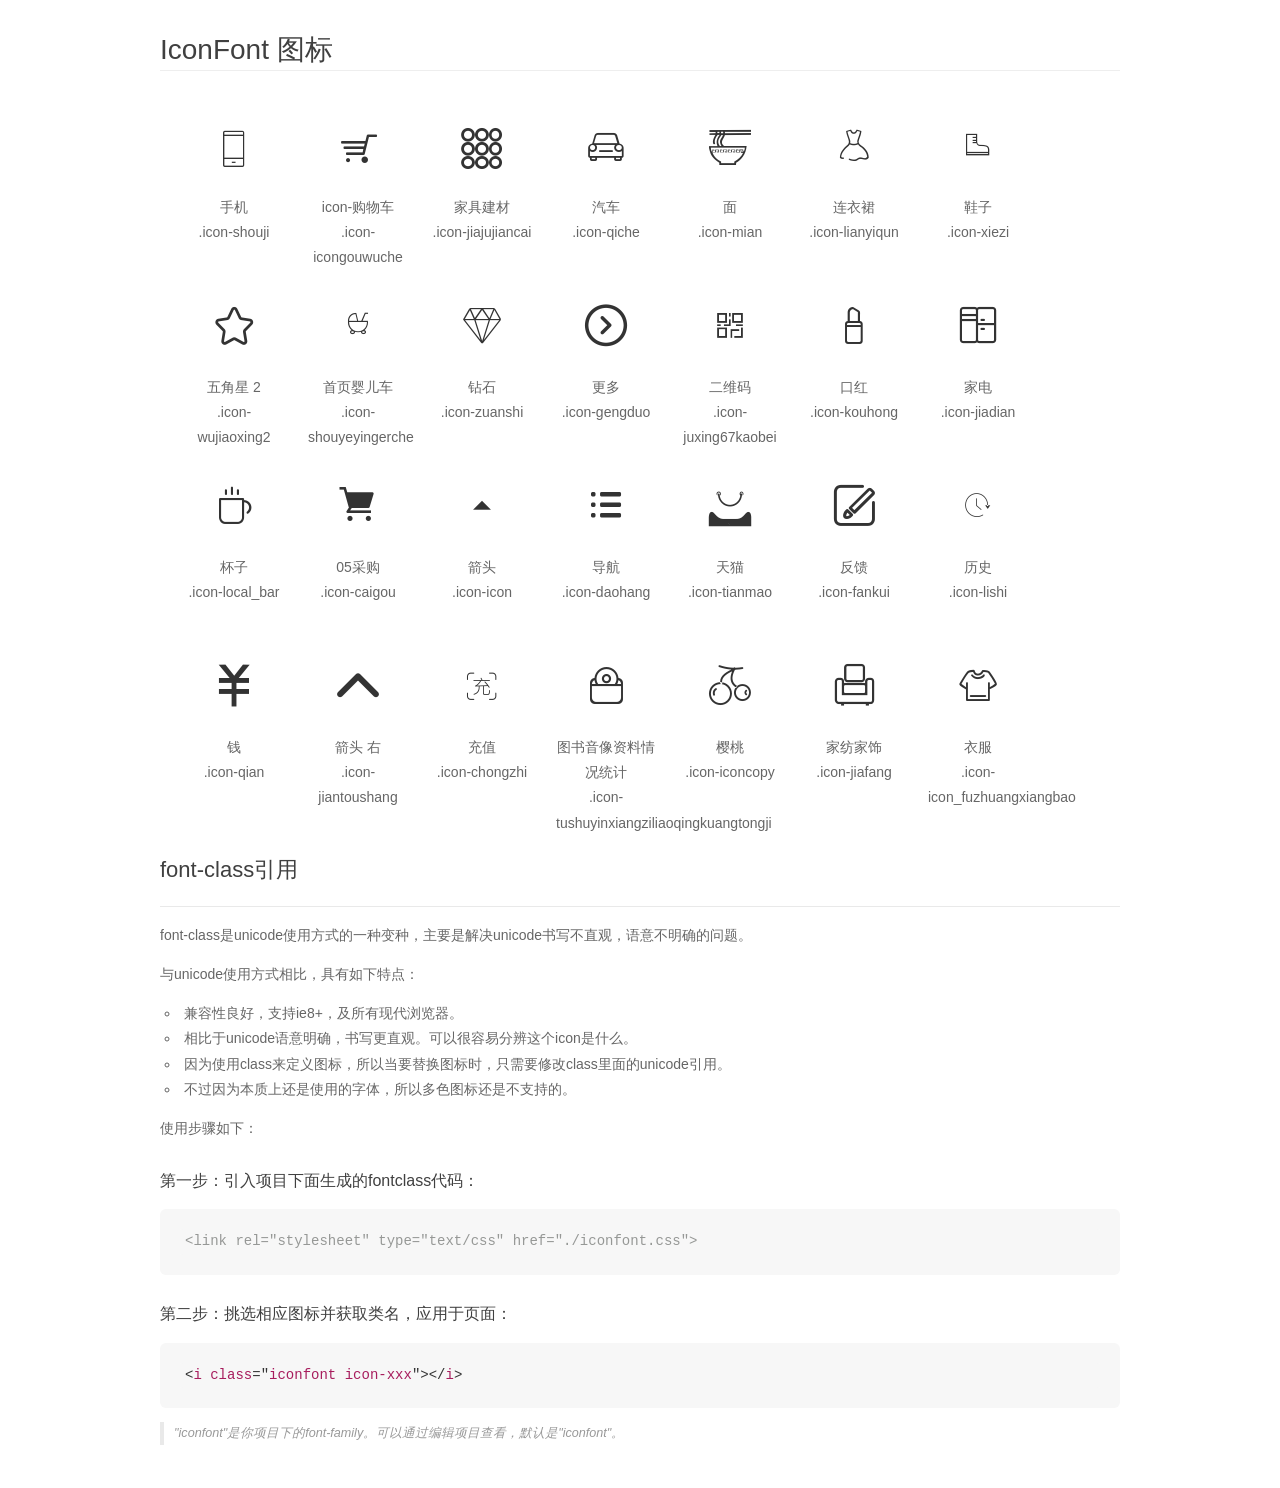
<file: font/demo_fontclass.html>
<!DOCTYPE html>
<html>
<head>
    <meta charset="utf-8"/>
    <title>IconFont</title>
    <link rel="stylesheet" href="demo.css">
    <link rel="stylesheet" href="iconfont.css">
</head>
<body>
    <div class="main markdown">
        <h1>IconFont 图标</h1>
        <ul class="icon_lists clear">
            
                <li>
                <i class="icon iconfont icon-shouji"></i>
                    <div class="name">手机</div>
                    <div class="fontclass">.icon-shouji</div>
                </li>
            
                <li>
                <i class="icon iconfont icon-icongouwuche"></i>
                    <div class="name">icon-购物车</div>
                    <div class="fontclass">.icon-icongouwuche</div>
                </li>
            
                <li>
                <i class="icon iconfont icon-jiajujiancai"></i>
                    <div class="name">家具建材</div>
                    <div class="fontclass">.icon-jiajujiancai</div>
                </li>
            
                <li>
                <i class="icon iconfont icon-qiche"></i>
                    <div class="name">汽车</div>
                    <div class="fontclass">.icon-qiche</div>
                </li>
            
                <li>
                <i class="icon iconfont icon-mian"></i>
                    <div class="name">面</div>
                    <div class="fontclass">.icon-mian</div>
                </li>
            
                <li>
                <i class="icon iconfont icon-lianyiqun"></i>
                    <div class="name">连衣裙</div>
                    <div class="fontclass">.icon-lianyiqun</div>
                </li>
            
                <li>
                <i class="icon iconfont icon-xiezi"></i>
                    <div class="name">鞋子</div>
                    <div class="fontclass">.icon-xiezi</div>
                </li>
            
                <li>
                <i class="icon iconfont icon-wujiaoxing2"></i>
                    <div class="name">五角星 2</div>
                    <div class="fontclass">.icon-wujiaoxing2</div>
                </li>
            
                <li>
                <i class="icon iconfont icon-shouyeyingerche"></i>
                    <div class="name">首页婴儿车</div>
                    <div class="fontclass">.icon-shouyeyingerche</div>
                </li>
            
                <li>
                <i class="icon iconfont icon-zuanshi"></i>
                    <div class="name">钻石</div>
                    <div class="fontclass">.icon-zuanshi</div>
                </li>
            
                <li>
                <i class="icon iconfont icon-gengduo"></i>
                    <div class="name">更多</div>
                    <div class="fontclass">.icon-gengduo</div>
                </li>
            
                <li>
                <i class="icon iconfont icon-juxing67kaobei"></i>
                    <div class="name">二维码</div>
                    <div class="fontclass">.icon-juxing67kaobei</div>
                </li>
            
                <li>
                <i class="icon iconfont icon-kouhong"></i>
                    <div class="name">口红</div>
                    <div class="fontclass">.icon-kouhong</div>
                </li>
            
                <li>
                <i class="icon iconfont icon-jiadian"></i>
                    <div class="name">家电</div>
                    <div class="fontclass">.icon-jiadian</div>
                </li>
            
                <li>
                <i class="icon iconfont icon-local_bar"></i>
                    <div class="name">杯子</div>
                    <div class="fontclass">.icon-local_bar</div>
                </li>
            
                <li>
                <i class="icon iconfont icon-caigou"></i>
                    <div class="name">05采购</div>
                    <div class="fontclass">.icon-caigou</div>
                </li>
            
                <li>
                <i class="icon iconfont icon-icon"></i>
                    <div class="name">箭头</div>
                    <div class="fontclass">.icon-icon</div>
                </li>
            
                <li>
                <i class="icon iconfont icon-daohang"></i>
                    <div class="name">导航</div>
                    <div class="fontclass">.icon-daohang</div>
                </li>
            
                <li>
                <i class="icon iconfont icon-tianmao"></i>
                    <div class="name">天猫</div>
                    <div class="fontclass">.icon-tianmao</div>
                </li>
            
                <li>
                <i class="icon iconfont icon-fankui"></i>
                    <div class="name">反馈</div>
                    <div class="fontclass">.icon-fankui</div>
                </li>
            
                <li>
                <i class="icon iconfont icon-lishi"></i>
                    <div class="name">历史</div>
                    <div class="fontclass">.icon-lishi</div>
                </li>
            
                <li>
                <i class="icon iconfont icon-qian"></i>
                    <div class="name">钱</div>
                    <div class="fontclass">.icon-qian</div>
                </li>
            
                <li>
                <i class="icon iconfont icon-jiantoushang"></i>
                    <div class="name">箭头 右</div>
                    <div class="fontclass">.icon-jiantoushang</div>
                </li>
            
                <li>
                <i class="icon iconfont icon-chongzhi"></i>
                    <div class="name">充值</div>
                    <div class="fontclass">.icon-chongzhi</div>
                </li>
            
                <li>
                <i class="icon iconfont icon-tushuyinxiangziliaoqingkuangtongji"></i>
                    <div class="name">图书音像资料情况统计</div>
                    <div class="fontclass">.icon-tushuyinxiangziliaoqingkuangtongji</div>
                </li>
            
                <li>
                <i class="icon iconfont icon-iconcopy"></i>
                    <div class="name">樱桃</div>
                    <div class="fontclass">.icon-iconcopy</div>
                </li>
            
                <li>
                <i class="icon iconfont icon-jiafang"></i>
                    <div class="name">家纺家饰</div>
                    <div class="fontclass">.icon-jiafang</div>
                </li>
            
                <li>
                <i class="icon iconfont icon-icon_fuzhuangxiangbao"></i>
                    <div class="name">衣服</div>
                    <div class="fontclass">.icon-icon_fuzhuangxiangbao</div>
                </li>
            
        </ul>

        <h2 id="font-class-">font-class引用</h2>
        <hr>

        <p>font-class是unicode使用方式的一种变种，主要是解决unicode书写不直观，语意不明确的问题。</p>
        <p>与unicode使用方式相比，具有如下特点：</p>
        <ul>
        <li>兼容性良好，支持ie8+，及所有现代浏览器。</li>
        <li>相比于unicode语意明确，书写更直观。可以很容易分辨这个icon是什么。</li>
        <li>因为使用class来定义图标，所以当要替换图标时，只需要修改class里面的unicode引用。</li>
        <li>不过因为本质上还是使用的字体，所以多色图标还是不支持的。</li>
        </ul>
        <p>使用步骤如下：</p>
        <h3 id="-fontclass-">第一步：引入项目下面生成的fontclass代码：</h3>


        <pre><code class="lang-js hljs javascript"><span class="hljs-comment">&lt;link rel="stylesheet" type="text/css" href="./iconfont.css"&gt;</span></code></pre>
        <h3 id="-">第二步：挑选相应图标并获取类名，应用于页面：</h3>
        <pre><code class="lang-css hljs">&lt;<span class="hljs-selector-tag">i</span> <span class="hljs-selector-tag">class</span>="<span class="hljs-selector-tag">iconfont</span> <span class="hljs-selector-tag">icon-xxx</span>"&gt;&lt;/<span class="hljs-selector-tag">i</span>&gt;</code></pre>
        <blockquote>
        <p>"iconfont"是你项目下的font-family。可以通过编辑项目查看，默认是"iconfont"。</p>
        </blockquote>
    </div>
</body>
</html>
</file>
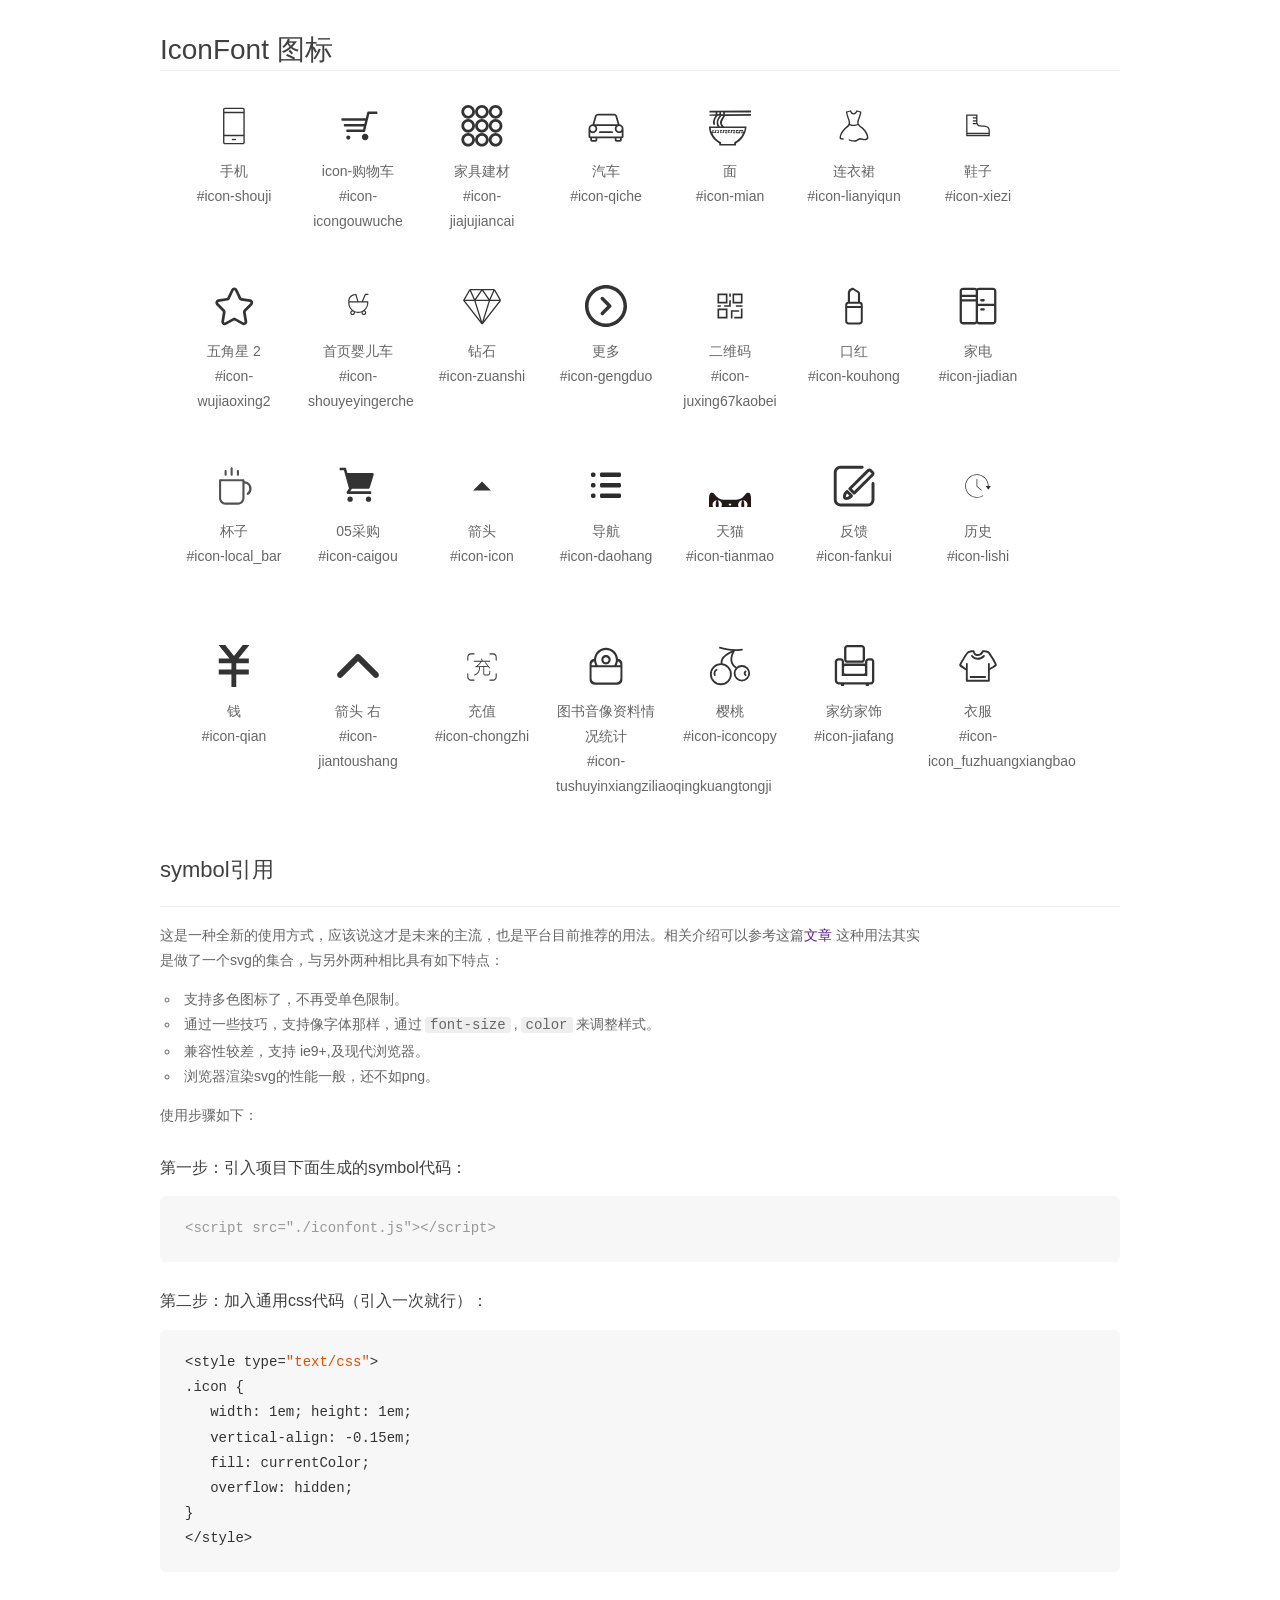
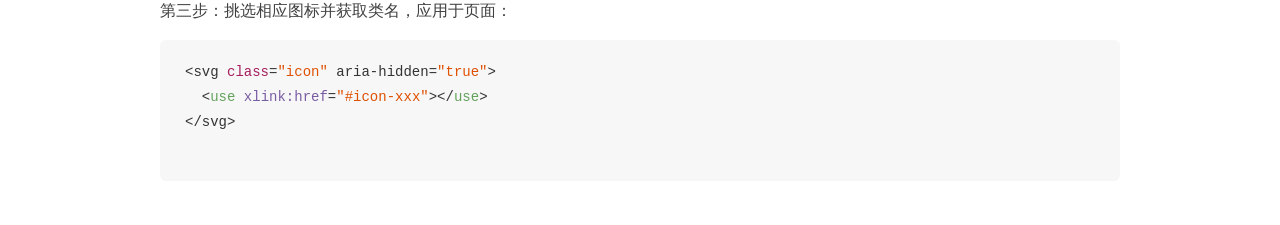
<file: font/demo_symbol.html>
<!DOCTYPE html>
<html>
<head>
    <meta charset="utf-8"/>
    <title>IconFont</title>
    <link rel="stylesheet" href="demo.css">
    <script src="iconfont.js"></script>

    <style type="text/css">
        .icon {
          /* 通过设置 font-size 来改变图标大小 */
          width: 1em; height: 1em;
          /* 图标和文字相邻时，垂直对齐 */
          vertical-align: -0.15em;
          /* 通过设置 color 来改变 SVG 的颜色/fill */
          fill: currentColor;
          /* path 和 stroke 溢出 viewBox 部分在 IE 下会显示
             normalize.css 中也包含这行 */
          overflow: hidden;
        }

    </style>
</head>
<body>
    <div class="main markdown">
        <h1>IconFont 图标</h1>
        <ul class="icon_lists clear">
            
                <li>
                    <svg class="icon" aria-hidden="true">
                        <use xlink:href="#icon-shouji"></use>
                    </svg>
                    <div class="name">手机</div>
                    <div class="fontclass">#icon-shouji</div>
                </li>
            
                <li>
                    <svg class="icon" aria-hidden="true">
                        <use xlink:href="#icon-icongouwuche"></use>
                    </svg>
                    <div class="name">icon-购物车</div>
                    <div class="fontclass">#icon-icongouwuche</div>
                </li>
            
                <li>
                    <svg class="icon" aria-hidden="true">
                        <use xlink:href="#icon-jiajujiancai"></use>
                    </svg>
                    <div class="name">家具建材</div>
                    <div class="fontclass">#icon-jiajujiancai</div>
                </li>
            
                <li>
                    <svg class="icon" aria-hidden="true">
                        <use xlink:href="#icon-qiche"></use>
                    </svg>
                    <div class="name">汽车</div>
                    <div class="fontclass">#icon-qiche</div>
                </li>
            
                <li>
                    <svg class="icon" aria-hidden="true">
                        <use xlink:href="#icon-mian"></use>
                    </svg>
                    <div class="name">面</div>
                    <div class="fontclass">#icon-mian</div>
                </li>
            
                <li>
                    <svg class="icon" aria-hidden="true">
                        <use xlink:href="#icon-lianyiqun"></use>
                    </svg>
                    <div class="name">连衣裙</div>
                    <div class="fontclass">#icon-lianyiqun</div>
                </li>
            
                <li>
                    <svg class="icon" aria-hidden="true">
                        <use xlink:href="#icon-xiezi"></use>
                    </svg>
                    <div class="name">鞋子</div>
                    <div class="fontclass">#icon-xiezi</div>
                </li>
            
                <li>
                    <svg class="icon" aria-hidden="true">
                        <use xlink:href="#icon-wujiaoxing2"></use>
                    </svg>
                    <div class="name">五角星 2</div>
                    <div class="fontclass">#icon-wujiaoxing2</div>
                </li>
            
                <li>
                    <svg class="icon" aria-hidden="true">
                        <use xlink:href="#icon-shouyeyingerche"></use>
                    </svg>
                    <div class="name">首页婴儿车</div>
                    <div class="fontclass">#icon-shouyeyingerche</div>
                </li>
            
                <li>
                    <svg class="icon" aria-hidden="true">
                        <use xlink:href="#icon-zuanshi"></use>
                    </svg>
                    <div class="name">钻石</div>
                    <div class="fontclass">#icon-zuanshi</div>
                </li>
            
                <li>
                    <svg class="icon" aria-hidden="true">
                        <use xlink:href="#icon-gengduo"></use>
                    </svg>
                    <div class="name">更多</div>
                    <div class="fontclass">#icon-gengduo</div>
                </li>
            
                <li>
                    <svg class="icon" aria-hidden="true">
                        <use xlink:href="#icon-juxing67kaobei"></use>
                    </svg>
                    <div class="name">二维码</div>
                    <div class="fontclass">#icon-juxing67kaobei</div>
                </li>
            
                <li>
                    <svg class="icon" aria-hidden="true">
                        <use xlink:href="#icon-kouhong"></use>
                    </svg>
                    <div class="name">口红</div>
                    <div class="fontclass">#icon-kouhong</div>
                </li>
            
                <li>
                    <svg class="icon" aria-hidden="true">
                        <use xlink:href="#icon-jiadian"></use>
                    </svg>
                    <div class="name">家电</div>
                    <div class="fontclass">#icon-jiadian</div>
                </li>
            
                <li>
                    <svg class="icon" aria-hidden="true">
                        <use xlink:href="#icon-local_bar"></use>
                    </svg>
                    <div class="name">杯子</div>
                    <div class="fontclass">#icon-local_bar</div>
                </li>
            
                <li>
                    <svg class="icon" aria-hidden="true">
                        <use xlink:href="#icon-caigou"></use>
                    </svg>
                    <div class="name">05采购</div>
                    <div class="fontclass">#icon-caigou</div>
                </li>
            
                <li>
                    <svg class="icon" aria-hidden="true">
                        <use xlink:href="#icon-icon"></use>
                    </svg>
                    <div class="name">箭头</div>
                    <div class="fontclass">#icon-icon</div>
                </li>
            
                <li>
                    <svg class="icon" aria-hidden="true">
                        <use xlink:href="#icon-daohang"></use>
                    </svg>
                    <div class="name">导航</div>
                    <div class="fontclass">#icon-daohang</div>
                </li>
            
                <li>
                    <svg class="icon" aria-hidden="true">
                        <use xlink:href="#icon-tianmao"></use>
                    </svg>
                    <div class="name">天猫</div>
                    <div class="fontclass">#icon-tianmao</div>
                </li>
            
                <li>
                    <svg class="icon" aria-hidden="true">
                        <use xlink:href="#icon-fankui"></use>
                    </svg>
                    <div class="name">反馈</div>
                    <div class="fontclass">#icon-fankui</div>
                </li>
            
                <li>
                    <svg class="icon" aria-hidden="true">
                        <use xlink:href="#icon-lishi"></use>
                    </svg>
                    <div class="name">历史</div>
                    <div class="fontclass">#icon-lishi</div>
                </li>
            
                <li>
                    <svg class="icon" aria-hidden="true">
                        <use xlink:href="#icon-qian"></use>
                    </svg>
                    <div class="name">钱</div>
                    <div class="fontclass">#icon-qian</div>
                </li>
            
                <li>
                    <svg class="icon" aria-hidden="true">
                        <use xlink:href="#icon-jiantoushang"></use>
                    </svg>
                    <div class="name">箭头 右</div>
                    <div class="fontclass">#icon-jiantoushang</div>
                </li>
            
                <li>
                    <svg class="icon" aria-hidden="true">
                        <use xlink:href="#icon-chongzhi"></use>
                    </svg>
                    <div class="name">充值</div>
                    <div class="fontclass">#icon-chongzhi</div>
                </li>
            
                <li>
                    <svg class="icon" aria-hidden="true">
                        <use xlink:href="#icon-tushuyinxiangziliaoqingkuangtongji"></use>
                    </svg>
                    <div class="name">图书音像资料情况统计</div>
                    <div class="fontclass">#icon-tushuyinxiangziliaoqingkuangtongji</div>
                </li>
            
                <li>
                    <svg class="icon" aria-hidden="true">
                        <use xlink:href="#icon-iconcopy"></use>
                    </svg>
                    <div class="name">樱桃</div>
                    <div class="fontclass">#icon-iconcopy</div>
                </li>
            
                <li>
                    <svg class="icon" aria-hidden="true">
                        <use xlink:href="#icon-jiafang"></use>
                    </svg>
                    <div class="name">家纺家饰</div>
                    <div class="fontclass">#icon-jiafang</div>
                </li>
            
                <li>
                    <svg class="icon" aria-hidden="true">
                        <use xlink:href="#icon-icon_fuzhuangxiangbao"></use>
                    </svg>
                    <div class="name">衣服</div>
                    <div class="fontclass">#icon-icon_fuzhuangxiangbao</div>
                </li>
            
        </ul>


        <h2 id="symbol-">symbol引用</h2>
        <hr>

        <p>这是一种全新的使用方式，应该说这才是未来的主流，也是平台目前推荐的用法。相关介绍可以参考这篇<a href="">文章</a>
        这种用法其实是做了一个svg的集合，与另外两种相比具有如下特点：</p>
        <ul>
          <li>支持多色图标了，不再受单色限制。</li>
          <li>通过一些技巧，支持像字体那样，通过<code>font-size</code>,<code>color</code>来调整样式。</li>
          <li>兼容性较差，支持 ie9+,及现代浏览器。</li>
          <li>浏览器渲染svg的性能一般，还不如png。</li>
        </ul>
        <p>使用步骤如下：</p>
        <h3 id="-symbol-">第一步：引入项目下面生成的symbol代码：</h3>
        <pre><code class="lang-js hljs javascript"><span class="hljs-comment">&lt;script src="./iconfont.js"&gt;&lt;/script&gt;</span></code></pre>
        <h3 id="-css-">第二步：加入通用css代码（引入一次就行）：</h3>
        <pre><code class="lang-js hljs javascript">&lt;style type=<span class="hljs-string">"text/css"</span>&gt;
.icon {
   width: <span class="hljs-number">1</span>em; height: <span class="hljs-number">1</span>em;
   vertical-align: <span class="hljs-number">-0.15</span>em;
   fill: currentColor;
   overflow: hidden;
}
&lt;<span class="hljs-regexp">/style&gt;</span></code></pre>
        <h3 id="-">第三步：挑选相应图标并获取类名，应用于页面：</h3>
        <pre><code class="lang-js hljs javascript">&lt;svg <span class="hljs-class"><span class="hljs-keyword">class</span></span>=<span class="hljs-string">"icon"</span> aria-hidden=<span class="hljs-string">"true"</span>&gt;<span class="xml"><span class="hljs-tag">
  &lt;<span class="hljs-name">use</span> <span class="hljs-attr">xlink:href</span>=<span class="hljs-string">"#icon-xxx"</span>&gt;</span><span class="hljs-tag">&lt;/<span class="hljs-name">use</span>&gt;</span>
</span>&lt;<span class="hljs-regexp">/svg&gt;
        </span></code></pre>
    </div>
</body>
</html>
</file>
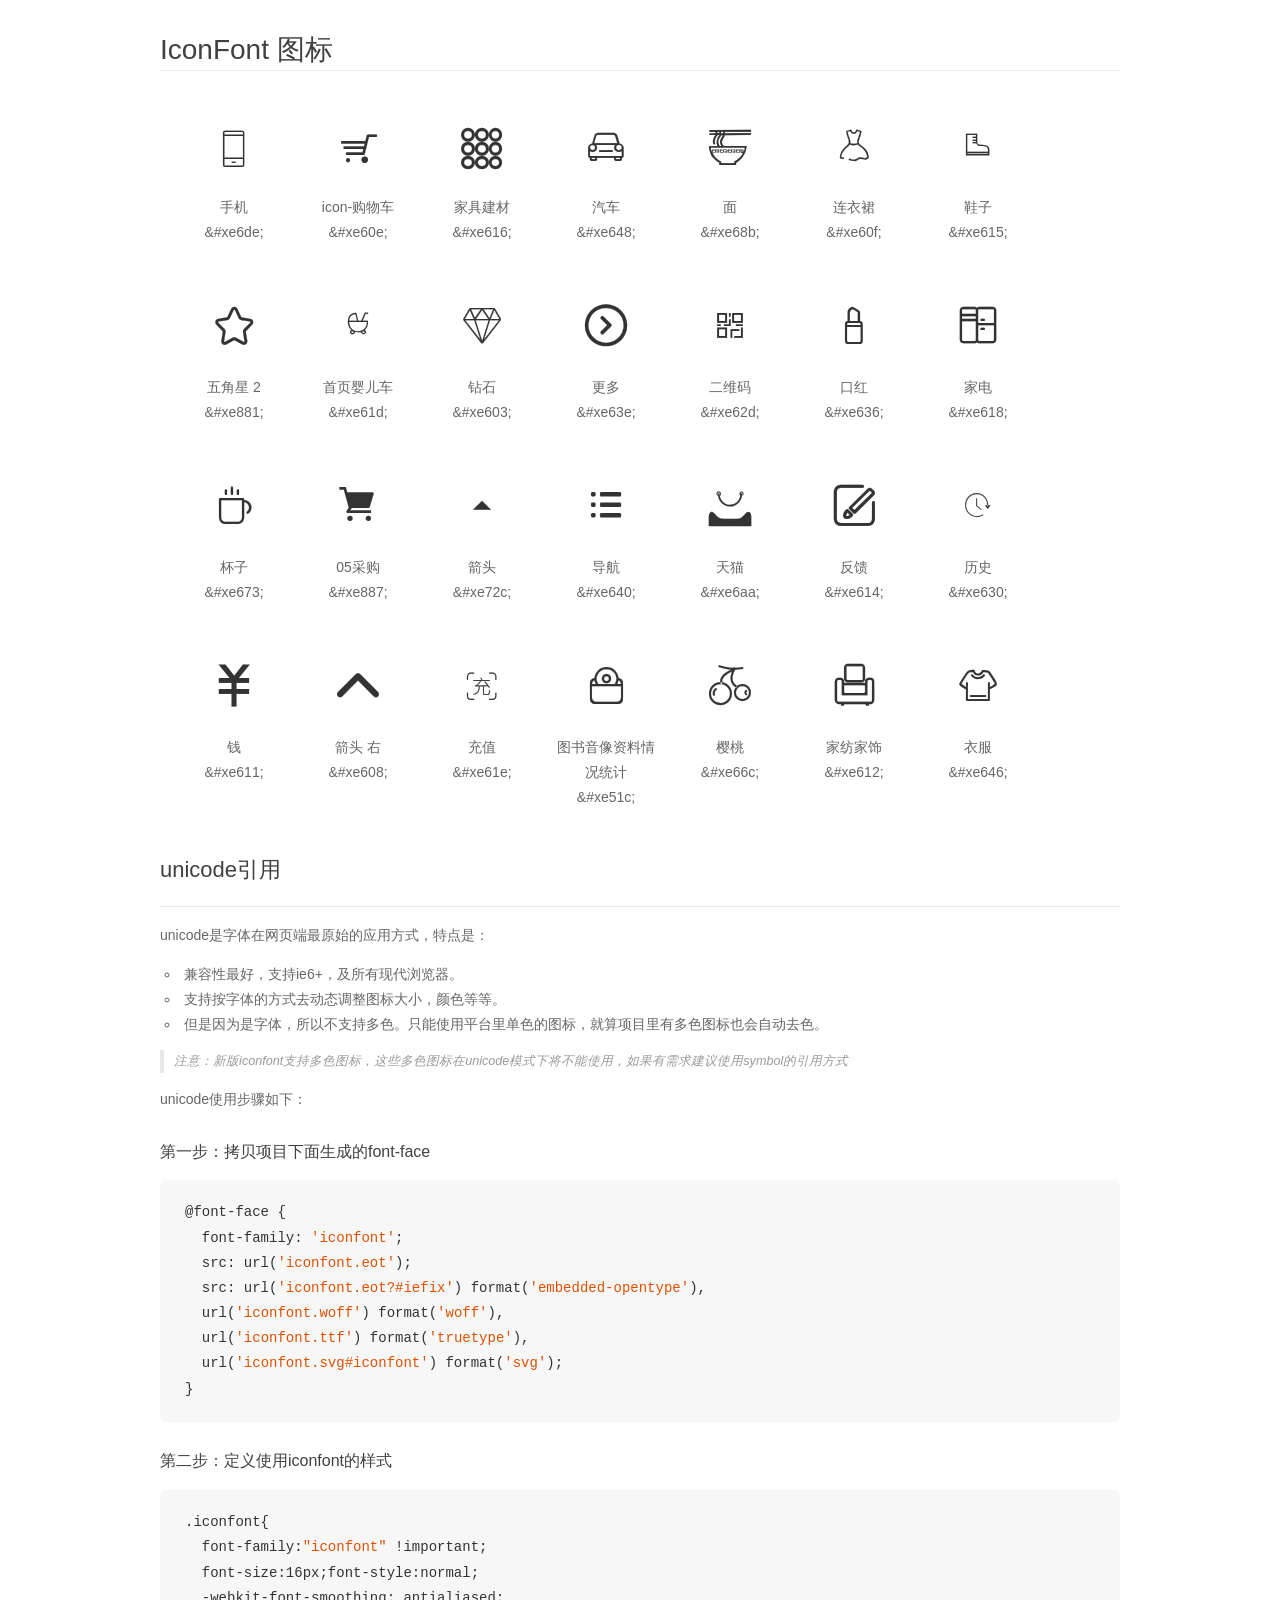
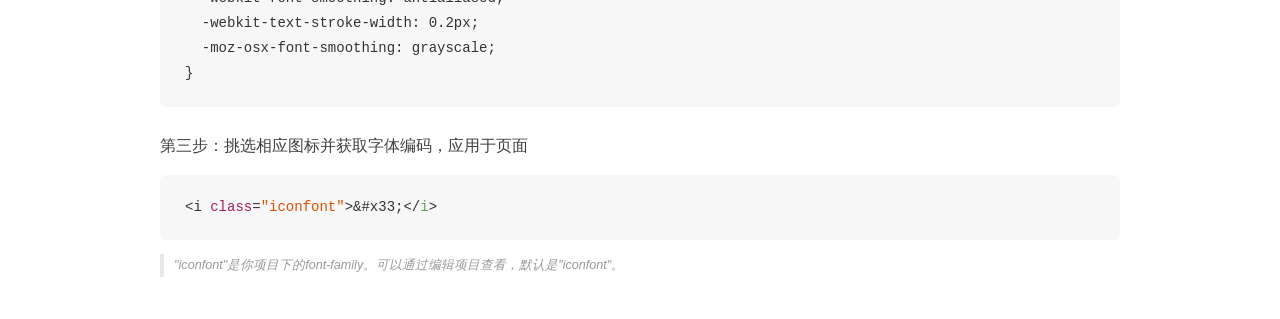
<file: font/demo_unicode.html>
<!DOCTYPE html>
<html>
<head>
    <meta charset="utf-8"/>
    <title>IconFont</title>
    <link rel="stylesheet" href="demo.css">

    <style type="text/css">

        @font-face {font-family: "iconfont";
          src: url('iconfont.eot'); /* IE9*/
          src: url('iconfont.eot#iefix') format('embedded-opentype'), /* IE6-IE8 */
          url('iconfont.woff') format('woff'), /* chrome, firefox */
          url('iconfont.ttf') format('truetype'), /* chrome, firefox, opera, Safari, Android, iOS 4.2+*/
          url('iconfont.svg#iconfont') format('svg'); /* iOS 4.1- */
        }

        .iconfont {
          font-family:"iconfont" !important;
          font-size:16px;
          font-style:normal;
          -webkit-font-smoothing: antialiased;
          -webkit-text-stroke-width: 0.2px;
          -moz-osx-font-smoothing: grayscale;
        }

    </style>
</head>
<body>
    <div class="main markdown">
        <h1>IconFont 图标</h1>
        <ul class="icon_lists clear">
            
                <li>
                <i class="icon iconfont">&#xe6de;</i>
                    <div class="name">手机</div>
                    <div class="code">&amp;#xe6de;</div>
                </li>
            
                <li>
                <i class="icon iconfont">&#xe60e;</i>
                    <div class="name">icon-购物车</div>
                    <div class="code">&amp;#xe60e;</div>
                </li>
            
                <li>
                <i class="icon iconfont">&#xe616;</i>
                    <div class="name">家具建材</div>
                    <div class="code">&amp;#xe616;</div>
                </li>
            
                <li>
                <i class="icon iconfont">&#xe648;</i>
                    <div class="name">汽车</div>
                    <div class="code">&amp;#xe648;</div>
                </li>
            
                <li>
                <i class="icon iconfont">&#xe68b;</i>
                    <div class="name">面</div>
                    <div class="code">&amp;#xe68b;</div>
                </li>
            
                <li>
                <i class="icon iconfont">&#xe60f;</i>
                    <div class="name">连衣裙</div>
                    <div class="code">&amp;#xe60f;</div>
                </li>
            
                <li>
                <i class="icon iconfont">&#xe615;</i>
                    <div class="name">鞋子</div>
                    <div class="code">&amp;#xe615;</div>
                </li>
            
                <li>
                <i class="icon iconfont">&#xe881;</i>
                    <div class="name">五角星 2</div>
                    <div class="code">&amp;#xe881;</div>
                </li>
            
                <li>
                <i class="icon iconfont">&#xe61d;</i>
                    <div class="name">首页婴儿车</div>
                    <div class="code">&amp;#xe61d;</div>
                </li>
            
                <li>
                <i class="icon iconfont">&#xe603;</i>
                    <div class="name">钻石</div>
                    <div class="code">&amp;#xe603;</div>
                </li>
            
                <li>
                <i class="icon iconfont">&#xe63e;</i>
                    <div class="name">更多</div>
                    <div class="code">&amp;#xe63e;</div>
                </li>
            
                <li>
                <i class="icon iconfont">&#xe62d;</i>
                    <div class="name">二维码</div>
                    <div class="code">&amp;#xe62d;</div>
                </li>
            
                <li>
                <i class="icon iconfont">&#xe636;</i>
                    <div class="name">口红</div>
                    <div class="code">&amp;#xe636;</div>
                </li>
            
                <li>
                <i class="icon iconfont">&#xe618;</i>
                    <div class="name">家电</div>
                    <div class="code">&amp;#xe618;</div>
                </li>
            
                <li>
                <i class="icon iconfont">&#xe673;</i>
                    <div class="name">杯子</div>
                    <div class="code">&amp;#xe673;</div>
                </li>
            
                <li>
                <i class="icon iconfont">&#xe887;</i>
                    <div class="name">05采购</div>
                    <div class="code">&amp;#xe887;</div>
                </li>
            
                <li>
                <i class="icon iconfont">&#xe72c;</i>
                    <div class="name">箭头</div>
                    <div class="code">&amp;#xe72c;</div>
                </li>
            
                <li>
                <i class="icon iconfont">&#xe640;</i>
                    <div class="name">导航</div>
                    <div class="code">&amp;#xe640;</div>
                </li>
            
                <li>
                <i class="icon iconfont">&#xe6aa;</i>
                    <div class="name">天猫</div>
                    <div class="code">&amp;#xe6aa;</div>
                </li>
            
                <li>
                <i class="icon iconfont">&#xe614;</i>
                    <div class="name">反馈</div>
                    <div class="code">&amp;#xe614;</div>
                </li>
            
                <li>
                <i class="icon iconfont">&#xe630;</i>
                    <div class="name">历史</div>
                    <div class="code">&amp;#xe630;</div>
                </li>
            
                <li>
                <i class="icon iconfont">&#xe611;</i>
                    <div class="name">钱</div>
                    <div class="code">&amp;#xe611;</div>
                </li>
            
                <li>
                <i class="icon iconfont">&#xe608;</i>
                    <div class="name">箭头 右</div>
                    <div class="code">&amp;#xe608;</div>
                </li>
            
                <li>
                <i class="icon iconfont">&#xe61e;</i>
                    <div class="name">充值</div>
                    <div class="code">&amp;#xe61e;</div>
                </li>
            
                <li>
                <i class="icon iconfont">&#xe51c;</i>
                    <div class="name">图书音像资料情况统计</div>
                    <div class="code">&amp;#xe51c;</div>
                </li>
            
                <li>
                <i class="icon iconfont">&#xe66c;</i>
                    <div class="name">樱桃</div>
                    <div class="code">&amp;#xe66c;</div>
                </li>
            
                <li>
                <i class="icon iconfont">&#xe612;</i>
                    <div class="name">家纺家饰</div>
                    <div class="code">&amp;#xe612;</div>
                </li>
            
                <li>
                <i class="icon iconfont">&#xe646;</i>
                    <div class="name">衣服</div>
                    <div class="code">&amp;#xe646;</div>
                </li>
            
        </ul>
        <h2 id="unicode-">unicode引用</h2>
        <hr>

        <p>unicode是字体在网页端最原始的应用方式，特点是：</p>
        <ul>
        <li>兼容性最好，支持ie6+，及所有现代浏览器。</li>
        <li>支持按字体的方式去动态调整图标大小，颜色等等。</li>
        <li>但是因为是字体，所以不支持多色。只能使用平台里单色的图标，就算项目里有多色图标也会自动去色。</li>
        </ul>
        <blockquote>
        <p>注意：新版iconfont支持多色图标，这些多色图标在unicode模式下将不能使用，如果有需求建议使用symbol的引用方式</p>
        </blockquote>
        <p>unicode使用步骤如下：</p>
        <h3 id="-font-face">第一步：拷贝项目下面生成的font-face</h3>
        <pre><code class="lang-js hljs javascript">@font-face {
  font-family: <span class="hljs-string">'iconfont'</span>;
  src: url(<span class="hljs-string">'iconfont.eot'</span>);
  src: url(<span class="hljs-string">'iconfont.eot?#iefix'</span>) format(<span class="hljs-string">'embedded-opentype'</span>),
  url(<span class="hljs-string">'iconfont.woff'</span>) format(<span class="hljs-string">'woff'</span>),
  url(<span class="hljs-string">'iconfont.ttf'</span>) format(<span class="hljs-string">'truetype'</span>),
  url(<span class="hljs-string">'iconfont.svg#iconfont'</span>) format(<span class="hljs-string">'svg'</span>);
}
</code></pre>
        <h3 id="-iconfont-">第二步：定义使用iconfont的样式</h3>
        <pre><code class="lang-js hljs javascript">.iconfont{
  font-family:<span class="hljs-string">"iconfont"</span> !important;
  font-size:<span class="hljs-number">16</span>px;font-style:normal;
  -webkit-font-smoothing: antialiased;
  -webkit-text-stroke-width: <span class="hljs-number">0.2</span>px;
  -moz-osx-font-smoothing: grayscale;
}
</code></pre>
        <h3 id="-">第三步：挑选相应图标并获取字体编码，应用于页面</h3>
        <pre><code class="lang-js hljs javascript">&lt;i <span class="hljs-class"><span class="hljs-keyword">class</span></span>=<span class="hljs-string">"iconfont"</span>&gt;&amp;#x33;<span class="xml"><span class="hljs-tag">&lt;/<span class="hljs-name">i</span>&gt;</span></span></code></pre>

        <blockquote>
        <p>"iconfont"是你项目下的font-family。可以通过编辑项目查看，默认是"iconfont"。</p>
        </blockquote>
    </div>


</body>
</html>
</file>
<file: css/index.css>
* {
    margin: 0;
    padding: 0;
    text-decoration: none;
    list-style: none;
}

i {
    font-style: normal;
}

body {
    background: #f2f2f2;;
}

/*----------------------------------头部-----------------------------------*/
/*头部总体*/
header {
    width: 100%;
    height: 31px;
    background: #F2F2F2;
    color: #999999;
    font-size: 12px;
    border-bottom: 1px solid #e2e2e2;
}

.header-content {
    width: 1250px;
    margin: 0 auto;
}

.header-content li {
    padding: 9px 10px 6px 10px;
}

/*左侧*/
.header-left li {
    float: left;
}

.header-left li a {
    color: #999;
}

.header-left li a:hover {
    color: red;
}

/*右侧*/
.header-right li.main {
    position: relative;
    float: right;
    border: 1px solid #F2F2F2;
    border-top: none;
    border-bottom: none;
}

.header-right li.other {
    border: none;
}

.header-right li a {
    color: #999;
}

.header-right li i {
    font-size: 12px;
}

.header-right li i.iconfont {
    color: red;
}

.header-right li p {
    display: inline-block;
    height: 13px;
    cursor: pointer;
}

.header-right li.other:hover {
    color: #999;
}

.header-right li:hover, .header-right li:hover a {
    color: red;
}

.header-right li:first-child:hover {
    color: #999;;
}

.header-right li.more:hover {
    background: white;
    border: 1px solid #e2e2e2;
    border-top: none;
    border-bottom: 1px solid white;
}

.header-right li p:hover {
    color: red;
    border-bottom: 1px solid red;
}

.header-right li i.jian {
    transition: all 0.2s ease-in;
}

.header-right li:hover i.jian {
    color: #999;
    display: inline-block;
    transform: rotate(180deg);
}

.header-right li span {
    cursor: pointer;
}

/*右侧第一个下拉*/
.header-right li .one {
    position: absolute;
    width: 100px;
    top: 32px;
    left: -1px;
    border: 1px solid #e2e2e2;
    border-top: none;
    background: white;
    display: none;
}

.header-right li .one a {
    color: #4e4e4e;
}

.header-right li .one li:nth-child(1) {
    padding: 10px 10px 0 10px;
}

.header-right li .one li:nth-child(2) {
    padding: 3px 15px 10px 10px;
}

/*右侧第二个下拉*/
.header-right li .two {
    width: 120px;
    padding: 5px 5px;
    background: white;
    position: absolute;
    top: 32px;
    right: -1px;
    border: 1px solid #e2e2e2;
    border-top: none;
    z-index: 99;
    display: none;
}

.header-right li .two dt, .header-right li .two dd {
    margin: 3px 5px;
}

.header-right li .two dl {
    border-bottom: 1px dotted lightgrey;
}

.header-right li .two dt {
    color: #4e4e4e;
    font-size: 14px;
    font-weight: bold;
}

.header-right li .two dd {
    display: inline-block;
}

.header-right li .two dd a {
    color: #4e4e4e;
}

/*右侧第三个下拉*/
.header-right li .three {
    position: absolute;
    top: 32px;
    right: -1px;
    width: 1100px;
    padding: 30px 0;
    background: white;
    border: 1px solid #e2e2e2;
    border-top: none;
    z-index: 100;
    display: none;
}

.header-right li .three dl {
    float: left;
    padding-left: 40px;
    box-sizing: border-box;
    border-right: 1px solid #ebebeb;
    /*border: 1px solid red;*/
}

.header-right li .three dl:nth-child(1) {
    width: 280px;
}

.header-right li .three dl:nth-child(2) {
    width: 350px;
}

.header-right li .three dl:nth-child(3) {
    width: 280px;
}

.header-right li .three dl:nth-child(4) {
    width: 180px;
    border: none;
}

.header-right li .three dl dt {
    font-size: 16px;
    font-weight: bold;
    color: #4e4e4e;
    margin-bottom: 5px;
}

.header-right li .three dl dd {
    display: inline-block;
    width: 70px;
    padding-top: 14px;
}

.header-right li .three dl:nth-child(1) dt {
    color: orange;
}

.header-right li .three dl:nth-child(2) dt {
    color: #383fff;
}

.header-right li:first-child:hover .three a {
    color: #929292;
}

.header-right li .three dl dd a {
    display: inline-block;
    border-bottom: 1px solid white;
}

.header-right li .three dl dd a:hover {
    display: inline-block;
    border-bottom: 1px solid #929292;
    color: #929292;
}

.header-right li .three dl:nth-child(1) dt {

}

.header-right li .three dl:nth-child(1) dt {

}

.header-right li .three dl:nth-child(1) dt {

}

/*右侧第四个下拉二维码*/
.header-right li .four {
    position: absolute;
    width: 150px;
    height: 182px;
    top: 30px;
    left: -40px;
    border-top: none;
    z-index: 99;
    box-shadow: 0px 0px 8px grey;
    display: none;
}

.header-right li .four::after {
    content: '';
    border: 4px solid transparent;
    border-bottom: 4px solid white;
    position: absolute;
    top: -8px;
    left: 70px;
}

.header-right li .four img {
    width: 150px;
    vertical-align: bottom;
}

/*----------------------------------------导航----------------------------------*/
/*导航总体*/
nav {
    background: white;
}

/*log搜索栏*/
.nav-logo {
    width: 1250px;
    margin: 0 auto;
    display: flex;
    flex-flow: row nowrap;
}

.nav-logo div:first-child {
    margin-right: 120px;
}

.nav-logo div:first-child img {
    width: 250px;
    display: inline-block;
    margin-left: -24px;
    vertical-align: bottom;
}

.nav-logo .search {
    margin-top: 40px;
}

.nav-logo .search div {
    display: flex;
}

.nav-logo .search input {
    width: 400px;
    height: 38px;
    border: 2px solid #FF0036;
    border-right: none;
}

.nav-logo .search button {
    width: 140px;
    height: 42px;
    background: #FF0036;
    border: none;
    cursor: pointer;
    outline: none;
    color: white;
    font-size: 18px;
    font-weight: bold;
}

.nav-logo .search ul {
    display: flex;
    margin-top: 10px;
}

.nav-logo .search ul li {
    line-height: 12px;
    height: 12px;
    padding: 0 8px;
    border-right: 1px solid #c4c6c8;
}

.nav-logo .search ul li:last-child {
    border-right: none;
}

.nav-logo .search li a {
    font-size: 14px;
    color: #999B9D;
    font-family: "宋体";
}

.nav-logo .search li:nth-child(1) a, .nav-logo .search li:nth-child(4) a {
    color: #FF0036;
}

/*导航条*/
.nav-leader ul {
    width: 1250px;
    margin: 0 auto;
    display: flex;
}

.nav-leader ul li {
    margin: 0 9px;
    height: 36px;
    line-height: 36px;
    color: #333;
}

.nav-leader ul li a {
    color: #333;
}

.nav-leader ul li a:hover {
    color: #FF0036;
}

.nav-leader ul li:first-child {
    margin-left: 0;
    width: 200px;
    color: white;
    font-size: 18px;
    font-weight: bold;
    background: #FF0036;
    font-family: "宋体";
}

.nav-leader ul li img {
    width: 110px;
    vertical-align: bottom;
}

/*banner部分*/
.nav-banner {
    width: 100%;
    height: 500px;
    position: relative;
}

.nav-banner .banner-bg {
    width: 100%;
    height: 500px;
    position: relative;
    border-top: 1px solid #FF0036;
}

.nav-banner .banner-bg .bg {
    position: absolute;
    width: 100%;
    background: #FF3D79;
}

.nav-banner .banner-bg .bg:nth-child(2),
.nav-banner .banner-bg .bg:nth-child(4) {
    background: #E8E8E8;
}

.nav-banner .banner-bg .bg:nth-child(3) {
    background: #192221;
}

.nav-banner .banner-bg .bg:nth-child(5) {
    background: #DF3A00;
}

.nav-banner .banner-bg .bg:nth-child(6) {
    background: #F9597D;
}

/*banner图片*/
.banner-bg .bg .bg-content {
    position: relative;
    width: 1130px;
    height: 500px;
    margin: 0 auto;
}

.bg-content a:first-child img {
    width: 1130px;
}

.banner-bg .bg a:nth-child(2) img,
.banner-bg .bg a:nth-child(3) img {
    width: 215px;
    position: absolute;
    right: -59px;
    top: 12px;
    background: rgba(255, 255, 255, 0.4);
    transition: all 0.3s ease-in;
}

.banner-bg .bg a:nth-child(3) img {
    top: 258px;
}

.banner-bg .bg a:nth-child(2):hover img,
.banner-bg .bg a:nth-child(3):hover img {
    background: white;
}

/*banner底部li*/
.banner-bg .bg-tab {
    position: relative;
    width: 1130px;
    margin: 0 auto;
}

.banner-bg ul {
    position: absolute;
    bottom: -480px;
    left: 520px;
    width: 1130px;
    margin: 0 auto;
    display: flex;
}

.bantabliOld {
    width: 22px;
    height: 5px;
    cursor: pointer;
    margin: 3px;
    border-radius: 2px;
    background: rgba(0, 0, 0, 0.2);
}

.banner-bg ul li:hover {
    background: rgba(255, 255, 255, 0.8);
}

.bantabliNew {
    width: 22px;
    height: 5px;
    cursor: pointer;
    margin: 3px;
    border-radius: 2px;
    background: rgba(255, 255, 255, 0.8);
}

/*详细导航表*/
.nav-banner .banner-leader {
    width: 100%;
}

.nav-banner .banner-leader .ban-lead-content {
    position: relative;
    width: 1250px;
    margin: 0 auto;
}

.ban-lead-content ul {
    position: absolute;
    width: 190px;
    height: 500px;
    z-index: 99;
    font-size: 14px;
}

.ban-lead-content ul li {
    width: 185px;
    height: 31.3px;
    line-height: 31.3px;
    background: rgba(0, 0, 0, 0.5);
    padding-left: 15px;
    color: white;
}

.ban-lead-content ul li:hover {
    background: white;
    color: black;
}

.ban-lead-content ul li div:first-child {
    cursor: pointer;
}

.ban-lead-content ul li .info {
    position: absolute;
    top: 1px;
    left: 200px;
    width: 800px;
    height: 500px;
    display: none;
}

.ban-lead-content .info .left {
    float: left;
    width: 540px;
    height: 500px;
    background: white;
    padding-left: 10px;
    cursor: default;
}

.ban-lead-content .info .right {
    float: left;
    padding: 10px;
    width: 230px;
    height: 500px;
    box-sizing: border-box;
    font-size: 0;
    background: #f7f7f7;
}

.ban-lead-content .info .left dl {
    display: flex;
    margin: 8px 0;
}

.ban-lead-content .info .left dt {
    width: 100px;
    display: inline-block;
    font-size: 14px;
    font-weight: bold;
    color: inherit;
}

.ban-lead-content .info .left dl div {
    padding: 0 20px;
    border-bottom: 1px dashed lightgrey;
}

.ban-lead-content .info .left dl:last-child div {
    border: none;
}

.ban-lead-content .info .left dd {
    display: inline-block;
    margin-left: 5px;
    cursor: pointer;
}

.ban-lead-content .info .left dd:hover {
    color: red;
}

.ban-lead-content .info .right img {
    width: 100px;
    vertical-align: bottom;
    margin: 2px;
    cursor: pointer;
}

.ban-lead-content .info .right img:hover {
    opacity: 0.9;
}

/*---------------------------------------主体---------------------------------------------------*/

/*-第一部分*/
.content {
    width: 1250px;
    margin: 0 auto;
    padding-top: 30px;
}

.content-one {
    display: flex;
    margin-bottom: 10px;
}

.content-one div:nth-child(1) img {
    width: 234px;
    margin-right: 23px;
}

.content-one div:nth-child(2) img {
    width: 485px;
    margin-right: 23px;
}

.content-one div:nth-child(3) img {
    width: 485px;
}

.content-one div img {
    cursor: pointer;
}

.content-one div img:hover {
    opacity: 0.7;
}

.content-one div p {
    width: 234px;
    box-sizing: border-box;
    padding: 20px 10px;
    background: white;
    font-family: "微软雅黑";
    font-weight: 700;
    color: #333333;
    font-size: 18px;
}

.content-one div:nth-child(2) p, .content-one div:nth-child(3) p {
    width: 485px;
}

.content-one div p span {
    font-size: 14px;
}

.content-one div p i {
    display: inline-block;
    color: #999;
    font-weight: normal;
    margin-left: 25px;
    cursor: pointer;
}

.content-one div:nth-child(2) p i, .content-one div:nth-child(3) p i {
    /*margin-left: 230px;*/
    margin-left: 5px;
}

.content-one div:nth-child(2) p i.content-one-more {
    margin-left: 210px;
}

.content-one div:nth-child(3) p i.content-one-more {
    margin-left: 200px;
}

/*第二部分*/
.content-two {
    display: flex;
    flex-flow: row wrap;
    margin-bottom: 10px;
}

.content-two div {
    position: relative;
    width: 123px;
    height: 123px;
    background: white;
    margin: 1px;
    text-align: center;
    cursor: pointer;
}

.content-two div img {
    margin-top: 35px;

}

.content-two div a {
    opacity: 0;
    position: absolute;
    left: 0;
    top: 0;
    width: 123px;
    height: 123px;
    display: inline-block;
    background: rgba(0, 0, 0,0.8);
    color: white;
    font-size: 12px;
}

.content-two div a p:nth-child(1) {
    margin: 45px 0 10px 0;
}

.content-two div a p:nth-child(2) {
    width: 65px;
    height: 18px;
    background: #FF0036;
    border-radius: 10px;
    margin-left: 30px;
}

.content-two div a:hover {
    animation: show 0.5s;
    animation-fill-mode: forwards;
}

@keyframes show {
    from {
        opacity: 0;
    }
    to {
        opacity: 1;
    }
}

/*第三部分*/
/*导航条*/
.content-lead {
    padding: 15px 0 10px 0;
    display: flex;
    justify-content: space-between;
}

.content-lead img {
    width: 220px;
    height: 26px;
}

.content-lead ul {
    display: flex;
    height: 20px;
    line-height: 20px;
}

.content-lead ul li {
    margin: 4px 10px 0 10px;
    font-size: 14px;
}

.content-lead ul li a {
    color: #000000;
    display: inline-block;
}

.content-lead ul li a:hover {
    border-bottom: 1px solid black;
}

/*左侧部分*/
.content-three {
    display: flex;
    flex-flow: row nowrap;
    margin-bottom: 10px;
}

.content-three .left a {
    display: block;
    position: relative;
    font-size: 18px;
    color: white;
}

.content-three .left a img {
    width: 235px;
}

.content-three .left a p {
    position: absolute;
    left: 0;
    bottom: 100px;
}

.content-three .left a .icon-gengduo {
    position: absolute;
    right: 20px;
    bottom: 20px;
    font-size: 30px;
}

.content-three .left a p i {
    display: inline-block;
    width: 70px;
    padding: 8px 17px;
    box-sizing: border-box;
    height: 64px;
    background: rgba(0, 0, 0, 0.9);
}

.content-three .left a p i:nth-child(2) {
    width: 120px;
    background: rgba(0, 0, 0, 0.7);
}

.content-three .left a:hover img {
    animation: show2 0.5s;
    animation-fill-mode: forwards;
}

@keyframes show2 {
    from {
        opacity: 1;
    }
    to {
        opacity: 0.7;
    }
}

/*右侧切换广告栏*/
.content-three .right {
    display: flex;
    flex-flow: row wrap;
}

.content-three .right .big {
    position: relative;
    width: 476px;
    height: 288px;
    background: white;
    padding: 10px;
    margin-left: 10px;
}

.content-three-big {
    display: inline-block;
    padding: 18px 0;
    width: 237px;
    background: #F1F1F1;
    text-align: center;
    font-size: 18px;
    cursor: pointer;
    color: black;
}

.content-three-big-chang {
    display: inline-block;
    padding: 18px 0;
    width: 237px;
    background: #00B262;
    text-align: center;
    font-size: 18px;
    cursor: pointer;
    color: white;
}

.content-three .right .big-content .big-img {
    margin: 25px 0 0 245px;
    width: 190px;
}

.content-three .right .big-content {
    position: absolute;
    top: 70px;
    left: 10px;
    height: 228px;
    width: 473px;
    box-shadow: 2px 2px 10px #dcdcdc;
    cursor: pointer;
}

.content-three .right .big-content .grey {
    width: 200px;
    padding: 15px 25px;
    position: absolute;
    top: 80px;
    left: 0;
    background: rgba(241, 241, 241, 0.8);
}

.big-content .grey img {
    position: absolute;
    top: 20px;
    left: 25px;
}

.big-content .grey i {
    display: inline-block;
    margin-left: 35px;
    font-size: 24px;
    font-weight: bold;
    color: #00B262;
}

.big-content .grey p {
    font-size: 22px;
    margin-top: 3px;;
}

.content-three .right .big-content .grey::after {
    content: '';
    border: 46px solid transparent;
    position: absolute;
    right: -92px;
    top: 0;
    border-left: 46px solid rgba(241, 241, 241, 0.8);
}

/*右侧.normal图片*/
.normal {
    width: 241px;
    height: 306px;
    border: 1px solid white;
    background: white;
    margin-left: 10px;
    text-align: center;
    cursor: pointer;
}

.normal:hover img {
    opacity: 0.7;
}

.normal:hover {
    border: 1px solid red;
}

.normal img {
    width: 180px;
    margin-top: 20px;
}

.normal p:nth-child(2) {
    width: 160px;
    margin: 0 0 10px 40px;
    font-size: 14px;
    color: #4e4e4e;
}

.normal p:nth-child(3) {
    font-size: 18px;
    color: #FF0036;
}

/*第四部分*/
.content-four .left {
    height: 625px;
    /*margin-bottom: 20px;*/
}

.content-four .left a img {
    height: 308px;
}

.content-four .left a p {
    position: absolute;
    left: 0;
    bottom: 50px;
}

/*第五部分*/
.content-img img {
    width: 1250px;
    margin: 10px 0;
}

.content-lead div {
    position: relative;
}

.content-lead i {
    position: relative;
    left: 0px;
    top: 3px;
    display: inline-block;
    width: 5px;
    height: 18px;
    background: #EA5F8D;
    margin-right: 5px;
}

.content-lead span:nth-child(2) {
    font-size: 18px;
}

.content-lead span:nth-child(3) {
    font-size: 14px;
}

/*第六部分*/
.content-lead i.blue {
    background: dodgerblue;
}

/*第七部分*/
.content-lead i.green {
    background: green;
}

/*第十部分*/
.content-ten .ten-title p {
    position: relative;
    color: #979797;
    font-size: 22px;
    text-align: center;
    width: 1250px;
    margin: 50px 0 30px 0;
}

.content-ten .ten-title p span {
    position: absolute;
    left: 567px;
    top: -10px;
    color: #FF0036;
    font-size: 34px;
}

.content-ten .img-group {
    display: flex;
    flex-flow: row wrap;
    margin-bottom: 10px;
}

.content-ten .img-group .normal {
    margin-left: 8px;
}

.content-ten .img-group .normal:first-child {
    margin-left: 0;
}

.content-ten .end {
    text-align: center;
}

.content-ten .end img {
    margin: 5px 0;
    width: 80px;
}

/*-------------------------------------页脚--------------------------------------------------*/

footer {
    margin-top: 10px;
    width: 100%;
    height: 563px;
    background: #ffffff;
    border: 1px solid #acacac;
}

/*第一部分*/
.footer-one {
    margin: 0 auto;
    width: 1250px;
    text-align: center;
}

.footer-one img {
    padding: 30px 0 30px 0;
    border-bottom: 1px solid #e5e5e5;
    cursor: pointer;
}

/*第二部分*/
.footer-two {
    position: relative;
    margin: 20px auto;
    width: 1250px;
    display: flex;
}

.footer-two ul {
    width: 186px;
    margin-left: 70px;
}

.footer-two ul li:nth-child(1) {
    font-size: 16px;
    color: #4b4b4b;
    font-weight: bold;
    margin-bottom: 5px;
}

.footer-two ul li a {
    font-size: 13px;
    color: #4e4e4e;
}

.footer-two .bottom-img {
    position: absolute;
    bottom: -20px;
    left: 60px;
}

/*第三部分*/
.footer-three {
    width: 100%;
    height: 200px;
    background: black;
    border-top: 2px solid #ff0006;
}

.footer-three .footer-three-content {
    margin: 0 auto;
    width: 1250px;
    color: #a5a5a5;
    font-size: 12px;
}

.footer-three .footer-three-content ul {
    display: flex;
    flex-flow: row wrap;
}

.footer-three .footer-three-content ul li {
    margin: 10px 0;
    padding: 0 5px;
}

.footer-three .footer-three-content ul:nth-child(2) li {
    border-right: 1px solid white;
}

.footer-three .footer-three-content ul:nth-child(2) li:last-child {
    border: none;
}

.footer-three .footer-three-content ul li a {
    color: white;
}

.footer-three .footer-three-content p:nth-child(3) i {
    display: inline-block;
    margin: 0 50px 0 5px;
}

.footer-three .footer-three-content p:nth-child(4) {
    position: relative;
    margin-top: 10px;
}

.footer-three .footer-three-content p:nth-child(4) i {
    display: inline-block;
    margin: 0 80px 0 5px;
}

.footer-three .footer-three-content p:nth-child(4) img {
    position: absolute;
    top: -12px;
    left: 388px;
}

.footer-three .footer-three-content p:nth-child(5) {
    margin: 5px 0 5px 5px;
}

.footer-three .footer-three-content img {
    margin: 8px 5px 0 5px;
    cursor: pointer;
}




/*------------------------------------固定导航栏----------------------------------*/
.top{
    text-align: center;
    position: fixed;
    top:0;
    left: 0;
    width: 100%;
    height: 50px;
    background: rgba(255, 10, 22, 0.85);
    z-index: 999;
    display: none;
}
.top-content{
    padding:9px;
    width: 1250px;
    margin: 0 auto;
    display: flex
}
.top .top-content  p{
    font-size:24px;
    font-weight: bold;
    color: white;
    margin-right:100px;
}
.top .top-content input{
    padding-left: 10px;
    width:500px;
    margin-right: 35px;
}
.top .top-content button{
    outline: none;
    border: none;
    cursor: pointer;
    background: rgba(255, 10, 22, 0.85);
    font-size: 16px;
    color: white;
}


/*----------------------------------侧边导航栏左------------------------------------------------*/
aside.left{
    position:fixed;
    margin-left: -670px;
    left: 50%;
    top:45%;
    width: 36px;
    height: 370px;
    overflow: hidden;
}
aside.left ul{
    position: absolute;
    top:370px;
    left: -36px;
    width: 36px;
    height: 370px;
}
aside.left ul li{
    cursor: pointer;
    width: 34px;
    height: 34px;
    text-align: center;
    background: #626262;
    color: white;
    font-size: 12px;
    margin-bottom: 1px;
    padding: 1px;
}
aside.left ul li:first-child{
    line-height: 34px;
    background: #FF0036;
}
aside.left ul li:last-child{
    background: #ABABAB;
}


/*侧边导航栏右*/
aside.right{
    position: fixed;
    right: 0;
    top: 0;
    z-index: 999;
    width: 35px;
    height: 100%;
    background: #000;
}
aside.right ul:nth-child(1){
    position: absolute;
    top:70px;
    left: 0;
}

aside.right ul:nth-child(2){
    position: absolute;
    bottom: 0;
    left: 0;
}
aside.right ul li{
    cursor: pointer;
    color: white;
    font-size:12px;
    padding: 5px 0;
}

aside.right ul li span{
    display: block;
 }
aside.right ul li .iconfont{
    color: white;
    font-size:20px;
}
aside.right ul p{
    display: none;
}
</file>
<file: font/iconfont.css>
@font-face {font-family: "iconfont";
  src: url('iconfont.eot?t=1510645415490'); /* IE9*/
  src: url('iconfont.eot?t=1510645415490#iefix') format('embedded-opentype'), /* IE6-IE8 */
  url('[data-uri]') format('woff'),
  url('iconfont.ttf?t=1510645415490') format('truetype'), /* chrome, firefox, opera, Safari, Android, iOS 4.2+*/
  url('iconfont.svg?t=1510645415490#iconfont') format('svg'); /* iOS 4.1- */
}

.iconfont {
  font-family:"iconfont" !important;
  font-size:16px;
  font-style:normal;
  -webkit-font-smoothing: antialiased;
  -moz-osx-font-smoothing: grayscale;
}

.icon-shouji:before { content: "\e6de"; }

.icon-icongouwuche:before { content: "\e60e"; }

.icon-jiajujiancai:before { content: "\e616"; }

.icon-qiche:before { content: "\e648"; }

.icon-mian:before { content: "\e68b"; }

.icon-lianyiqun:before { content: "\e60f"; }

.icon-xiezi:before { content: "\e615"; }

.icon-wujiaoxing2:before { content: "\e881"; }

.icon-shouyeyingerche:before { content: "\e61d"; }

.icon-zuanshi:before { content: "\e603"; }

.icon-gengduo:before { content: "\e63e"; }

.icon-juxing67kaobei:before { content: "\e62d"; }

.icon-kouhong:before { content: "\e636"; }

.icon-jiadian:before { content: "\e618"; }

.icon-local_bar:before { content: "\e673"; }

.icon-caigou:before { content: "\e887"; }

.icon-icon:before { content: "\e72c"; }

.icon-daohang:before { content: "\e640"; }

.icon-tianmao:before { content: "\e6aa"; }

.icon-fankui:before { content: "\e614"; }

.icon-lishi:before { content: "\e630"; }

.icon-qian:before { content: "\e611"; }

.icon-jiantoushang:before { content: "\e608"; }

.icon-chongzhi:before { content: "\e61e"; }

.icon-tushuyinxiangziliaoqingkuangtongji:before { content: "\e51c"; }

.icon-iconcopy:before { content: "\e66c"; }

.icon-jiafang:before { content: "\e612"; }

.icon-icon_fuzhuangxiangbao:before { content: "\e646"; }
</file>
<file: font/demo.css>
*{margin: 0;padding: 0;list-style: none;}
/*
KISSY CSS Reset
理念：1. reset 的目的不是清除浏览器的默认样式，这仅是部分工作。清除和重置是紧密不可分的。
2. reset 的目的不是让默认样式在所有浏览器下一致，而是减少默认样式有可能带来的问题。
3. reset 期望提供一套普适通用的基础样式。但没有银弹，推荐根据具体需求，裁剪和修改后再使用。
特色：1. 适应中文；2. 基于最新主流浏览器。
维护：玉伯<lifesinger@gmail.com>, 正淳<ragecarrier@gmail.com>
 */

/** 清除内外边距 **/
body, h1, h2, h3, h4, h5, h6, hr, p, blockquote, /* structural elements 结构元素 */
dl, dt, dd, ul, ol, li, /* list elements 列表元素 */
pre, /* text formatting elements 文本格式元素 */
form, fieldset, legend, button, input, textarea, /* form elements 表单元素 */
th, td /* table elements 表格元素 */ {
  margin: 0;
  padding: 0;
}

/** 设置默认字体 **/
body,
button, input, select, textarea /* for ie */ {
  font: 12px/1.5 tahoma, arial, \5b8b\4f53, sans-serif;
}
h1, h2, h3, h4, h5, h6 { font-size: 100%; }
address, cite, dfn, em, var { font-style: normal; } /* 将斜体扶正 */
code, kbd, pre, samp { font-family: courier new, courier, monospace; } /* 统一等宽字体 */
small { font-size: 12px; } /* 小于 12px 的中文很难阅读，让 small 正常化 */

/** 重置列表元素 **/
ul, ol { list-style: none; }

/** 重置文本格式元素 **/
a { text-decoration: none; }
a:hover { text-decoration: underline; }


/** 重置表单元素 **/
legend { color: #000; } /* for ie6 */
fieldset, img { border: 0; } /* img 搭车：让链接里的 img 无边框 */
button, input, select, textarea { font-size: 100%; } /* 使得表单元素在 ie 下能继承字体大小 */
/* 注：optgroup 无法扶正 */

/** 重置表格元素 **/
table { border-collapse: collapse; border-spacing: 0; }

/* 清除浮动 */
.ks-clear:after, .clear:after {
  content: '\20';
  display: block;
  height: 0;
  clear: both;
}
.ks-clear, .clear {
  *zoom: 1;
}

.main {
  padding: 30px 100px;
width: 960px;
margin: 0 auto;
}
.main h1{font-size:36px; color:#333; text-align:left;margin-bottom:30px; border-bottom: 1px solid #eee;}

.helps{margin-top:40px;}
.helps pre{
  padding:20px;
  margin:10px 0;
  border:solid 1px #e7e1cd;
  background-color: #fffdef;
  overflow: auto;
}

.icon_lists{
  width: 100% !important;

}

.icon_lists li{
  float:left;
  width: 100px;
  height:180px;
  text-align: center;
  list-style: none !important;
}
.icon_lists .icon{
  font-size: 42px;
  line-height: 100px;
  margin: 10px 0;
  color:#333;
  -webkit-transition: font-size 0.25s ease-out 0s;
  -moz-transition: font-size 0.25s ease-out 0s;
  transition: font-size 0.25s ease-out 0s;

}
.icon_lists .icon:hover{
  font-size: 100px;
}



.markdown {
  color: #666;
  font-size: 14px;
  line-height: 1.8;
}

.highlight {
  line-height: 1.5;
}

.markdown img {
  vertical-align: middle;
  max-width: 100%;
}

.markdown h1 {
  color: #404040;
  font-weight: 500;
  line-height: 40px;
  margin-bottom: 24px;
}

.markdown h2,
.markdown h3,
.markdown h4,
.markdown h5,
.markdown h6 {
  color: #404040;
  margin: 1.6em 0 0.6em 0;
  font-weight: 500;
  clear: both;
}

.markdown h1 {
  font-size: 28px;
}

.markdown h2 {
  font-size: 22px;
}

.markdown h3 {
  font-size: 16px;
}

.markdown h4 {
  font-size: 14px;
}

.markdown h5 {
  font-size: 12px;
}

.markdown h6 {
  font-size: 12px;
}

.markdown hr {
  height: 1px;
  border: 0;
  background: #e9e9e9;
  margin: 16px 0;
  clear: both;
}

.markdown p,
.markdown pre {
  margin: 1em 0;
}

.markdown > p,
.markdown > blockquote,
.markdown > .highlight,
.markdown > ol,
.markdown > ul {
  width: 80%;
}

.markdown ul > li {
  list-style: circle;
}

.markdown > ul li,
.markdown blockquote ul > li {
  margin-left: 20px;
  padding-left: 4px;
}

.markdown > ul li p,
.markdown > ol li p {
  margin: 0.6em 0;
}

.markdown ol > li {
  list-style: decimal;
}

.markdown > ol li,
.markdown blockquote ol > li {
  margin-left: 20px;
  padding-left: 4px;
}

.markdown code {
  margin: 0 3px;
  padding: 0 5px;
  background: #eee;
  border-radius: 3px;
}

.markdown pre {
  border-radius: 6px;
  background: #f7f7f7;
  padding: 20px;
}

.markdown pre code {
  border: none;
  background: #f7f7f7;
  margin: 0;
}

.markdown strong,
.markdown b {
  font-weight: 600;
}

.markdown > table {
  border-collapse: collapse;
  border-spacing: 0px;
  empty-cells: show;
  border: 1px solid #e9e9e9;
  width: 95%;
  margin-bottom: 24px;
}

.markdown > table th {
  white-space: nowrap;
  color: #333;
  font-weight: 600;

}

.markdown > table th,
.markdown > table td {
  border: 1px solid #e9e9e9;
  padding: 8px 16px;
  text-align: left;
}

.markdown > table th {
  background: #F7F7F7;
}

.markdown blockquote {
  font-size: 90%;
  color: #999;
  border-left: 4px solid #e9e9e9;
  padding-left: 0.8em;
  margin: 1em 0;
  font-style: italic;
}

.markdown blockquote p {
  margin: 0;
}

.markdown .anchor {
  opacity: 0;
  transition: opacity 0.3s ease;
  margin-left: 8px;
}

.markdown .waiting {
  color: #ccc;
}

.markdown h1:hover .anchor,
.markdown h2:hover .anchor,
.markdown h3:hover .anchor,
.markdown h4:hover .anchor,
.markdown h5:hover .anchor,
.markdown h6:hover .anchor {
  opacity: 1;
  display: inline-block;
}

.markdown > br,
.markdown > p > br {
  clear: both;
}


.hljs {
  display: block;
  background: white;
  padding: 0.5em;
  color: #333333;
  overflow-x: auto;
}

.hljs-comment,
.hljs-meta {
  color: #969896;
}

.hljs-string,
.hljs-variable,
.hljs-template-variable,
.hljs-strong,
.hljs-emphasis,
.hljs-quote {
  color: #df5000;
}

.hljs-keyword,
.hljs-selector-tag,
.hljs-type {
  color: #a71d5d;
}

.hljs-literal,
.hljs-symbol,
.hljs-bullet,
.hljs-attribute {
  color: #0086b3;
}

.hljs-section,
.hljs-name {
  color: #63a35c;
}

.hljs-tag {
  color: #333333;
}

.hljs-title,
.hljs-attr,
.hljs-selector-id,
.hljs-selector-class,
.hljs-selector-attr,
.hljs-selector-pseudo {
  color: #795da3;
}

.hljs-addition {
  color: #55a532;
  background-color: #eaffea;
}

.hljs-deletion {
  color: #bd2c00;
  background-color: #ffecec;
}

.hljs-link {
  text-decoration: underline;
}

pre{
  background: #fff;
}
</file>
